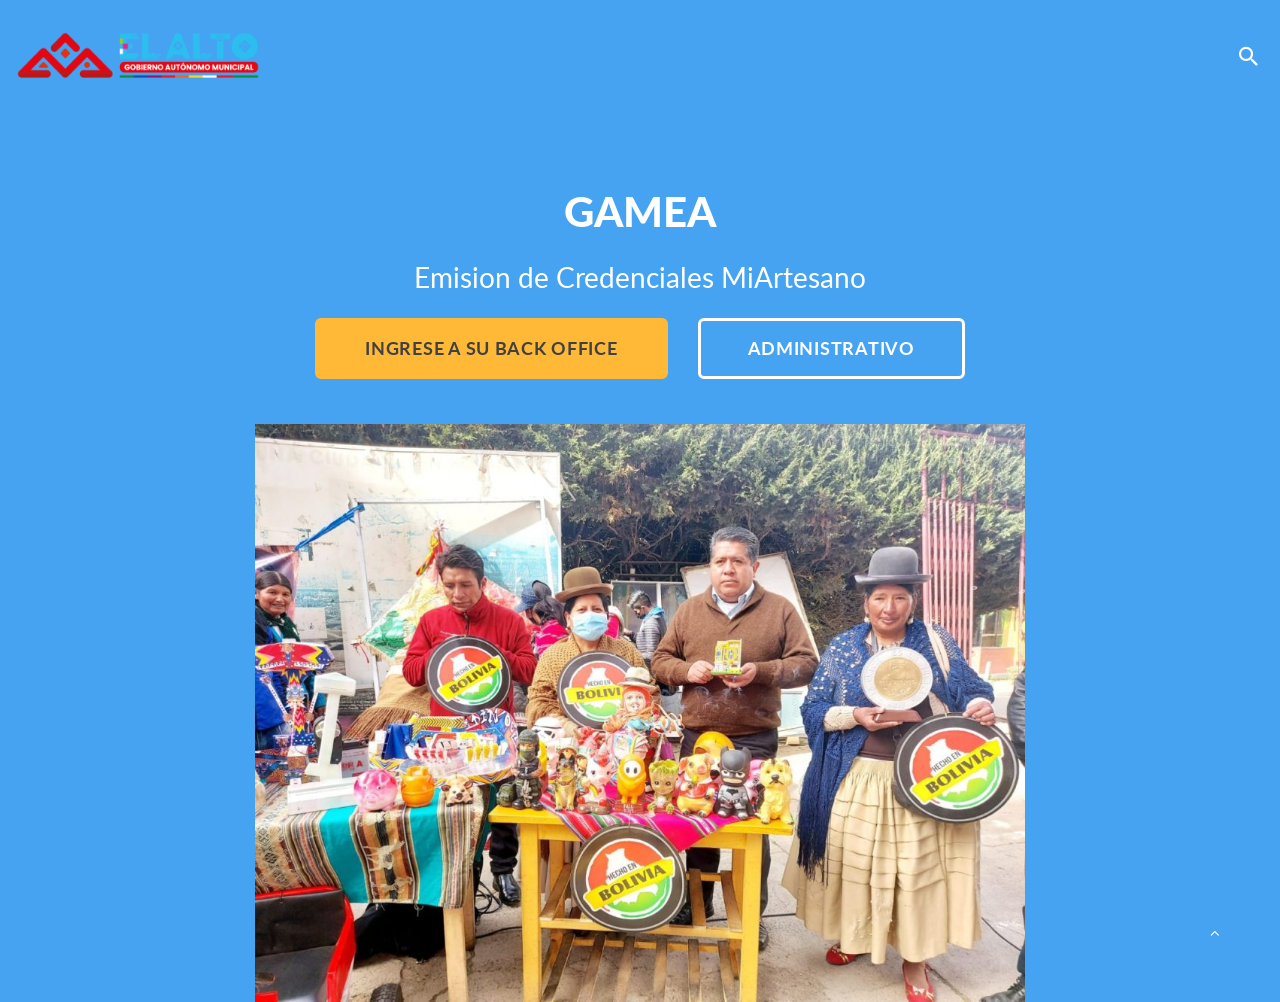
<file: index.html>
<!DOCTYPE html>
<html class="wide wow-animation" lang="en">
  <head>
    <!-- Site Title-->
    <title>Home</title>
    <meta name="format-detection" content="telephone=no">
    <meta name="viewport" content="width=device-width, height=device-height, initial-scale=1.0, maximum-scale=1.0, user-scalable=0">
    <meta http-equiv="X-UA-Compatible" content="IE=edge">
    <meta charset="utf-8">
     <!--<link rel="icon" href="images/favicon.ico" type="image/x-icon">-->
    <!-- Stylesheets-->
    <link rel="stylesheet" type="text/css" href="//fonts.googleapis.com/css?family=Lato:400,400i,700,900">
    <link rel="stylesheet" href="css/bootstrap.css">
    <link rel="stylesheet" href="css/style.css">
		<!--[if lt IE 10]>
    <div style="background: #212121; padding: 10px 0; box-shadow: 3px 3px 5px 0 rgba(0,0,0,.3); clear: both; text-align:center; position: relative; z-index:1;"><a href="http://windows.microsoft.com/en-US/internet-explorer/"><img src="images/ie8-panel/warning_bar_0000_us.jpg" border="0" height="42" width="820" alt="You are using an outdated browser. For a faster, safer browsing experience, upgrade for free today."></a></div>
    <script src="js/html5shiv.min.js"></script>
		<![endif]-->
  </head>
  <body>
    <!-- Page-->
    <div class="text-left page">
      <!-- Page preloader-->
      <div class="page-loader">
        <div>
          <div class="page-loader-body">
            <div class="icon-gradient-block">
              <div class="icon-gradient-item"><span class="icon mdi mdi-trending-up"></span></div>
            </div>
          </div>
        </div>
      </div>
      <!-- Page Header-->
      <header class="page-header">
        <!-- RD Navbar-->
        <div class="rd-navbar-wrap">
          <nav class="rd-navbar rd-navbar-default" data-layout="rd-navbar-fixed" data-sm-layout="rd-navbar-fixed" data-md-layout="rd-navbar-static" data-md-device-layout="rd-navbar-fixed" data-lg-layout="rd-navbar-static" data-lg-device-layout="rd-navbar-static" data-md-stick-up-offset="80px" data-lg-stick-up-offset="46px" data-stick-up="true" data-sm-stick-up="true" data-md-stick-up="true" data-lg-stick-up="true">
            <div class="rd-navbar-inner">
              <!-- RD Navbar Panel-->
              <div class="rd-navbar-panel">
                <!-- RD Navbar Toggle-->
                <button class="rd-navbar-toggle" data-rd-navbar-toggle=".rd-navbar-nav-wrap"><span></span></button>
                <!-- RD Navbar Brand-->
                <div class="rd-navbar-brand"><a class="brand-name" href="index.html"><img src="images/brand.png" width="250" height="44" alt=""></a></div>
              </div>
              <div class="rd-navbar-aside-right">
                <div class="rd-navbar-nav-wrap">
                  <!-- RD Navbar Nav-->
                  <!--<ul class="rd-navbar-nav">
                    <li class="active"><a href="index.html">Home</a></li>
                    <li><a href="about.html">Sobre Nosotros</a>-->
                      <!-- RD Navbar Dropdown-->
                      
                    <!--</li>
                    <li><a href="services.html">Servicios</a>-->
                      <!-- RD Navbar Dropdown-->
                     
                    </li>
                    
                    
                  </ul>
                </div>
                <!--RD Navbar Search-->
                <div class="rd-navbar-search"><a class="rd-navbar-search-toggle" data-rd-navbar-toggle=".rd-navbar-search" href="#"><span></span></a>
                  <form class="rd-search" action="search-results.html" data-search-live="rd-search-results-live" method="GET">
                    <div class="form-wrap">
                      <label class="form-label form-label" for="rd-navbar-search-form-input">Search...</label>
                      <input class="rd-navbar-search-form-input form-input" id="rd-navbar-search-form-input" type="text" name="s" autocomplete="off">
                      <div class="rd-search-results-live" id="rd-search-results-live"></div>
                    </div>
                    <button class="rd-search-form-submit fa-search"></button>
                  </form>
                </div>
              </div>
            </div>
          </nav>
        </div>
      </header>
      <!-- We Can Improve-->
      <section class="section section-md section-bottom bg-primary text-center">
        <div class="shell shell-wide">
          <div class="range range-lg-justify range-15">
            <div class="cell-xs-2 list-vertical-wrap">
             
            </div>
            <div class="cell-xs-8">
              <h1>GAMEA</h1>
              <h3 class="text-regular">Emision de Credenciales MiArtesano</h3>
              <div class="button-group"><a class="button button-secondary" href="ingre.php">Ingrese a su back office</a><a class="button button-primary-outline" href="admin/index.php">Administrativo</a></div><img src="images/BlockchAIN-1-4.jpg" alt="" width="1234" height="378"/>
            </div>
            <div class="cell-xs-2 veil reveal-xs-flex list-vertical-wrap list-vertical-wrap-right">
             
            </div>
          </div>
        </div>
      </section>
     
    <!-- Javascript-->
    <script src="js/core.min.js"></script>
    <script src="js/script.js"></script>
  </body>
</html>
</file>
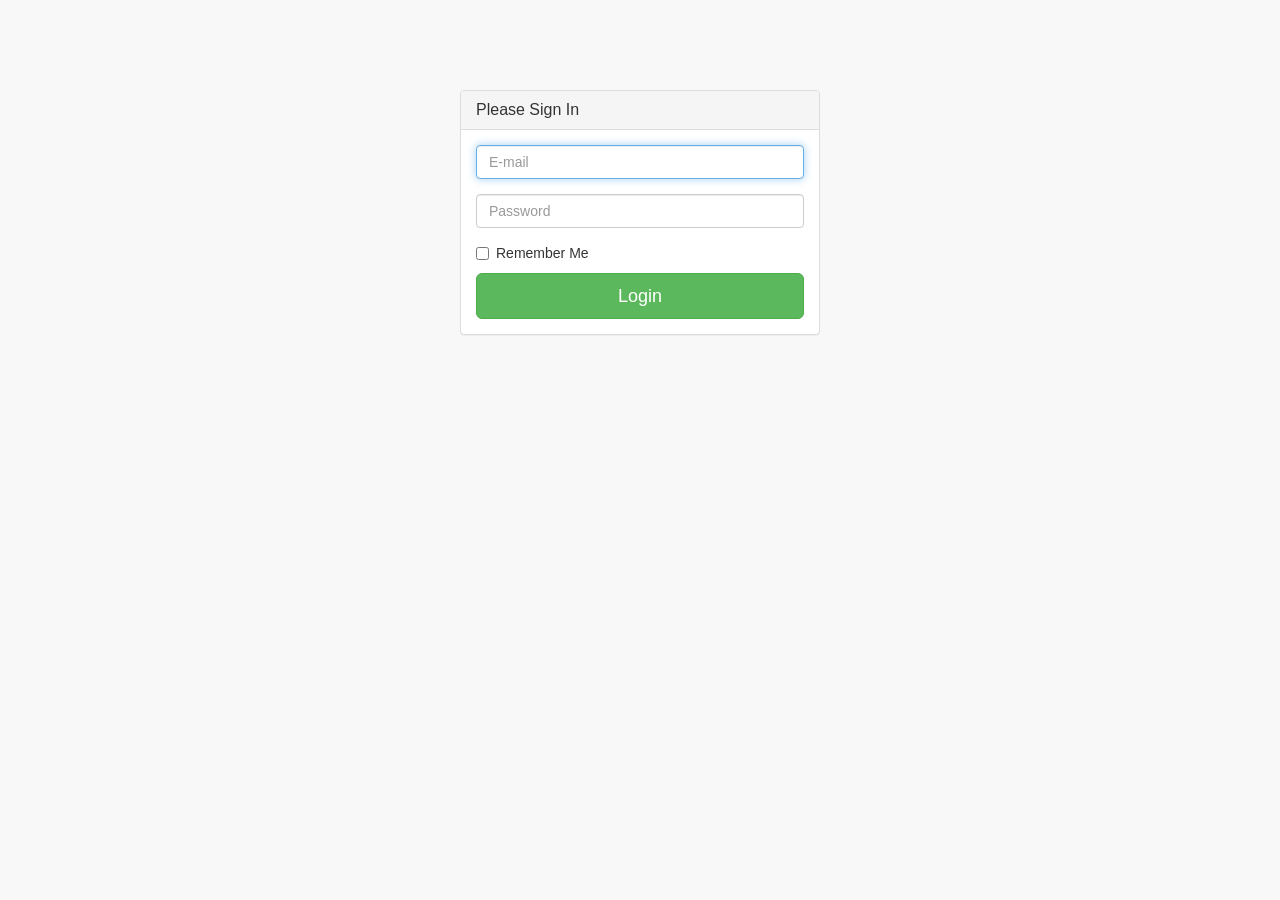
<file: pages/index.html>
<!DOCTYPE html>
<html lang="en">

<head>

    <meta charset="utf-8">
    <meta http-equiv="X-UA-Compatible" content="IE=edge">
    <meta name="viewport" content="width=device-width, initial-scale=1">
    <meta name="description" content="">
    <meta name="author" content="">

    <title>SB Admin 2 - Bootstrap Admin Theme</title>

    <!-- Bootstrap Core CSS -->
    <link href="../vendor/bootstrap/css/bootstrap.min.css" rel="stylesheet">

    <!-- MetisMenu CSS -->
    <link href="../vendor/metisMenu/metisMenu.min.css" rel="stylesheet">

    <!-- Custom CSS -->
    <link href="../dist/css/sb-admin-2.css" rel="stylesheet">

    <!-- Custom Fonts -->
    <link href="../vendor/font-awesome/css/font-awesome.min.css" rel="stylesheet" type="text/css">

    </head>

<body>

    <div class="container">
        <div class="row">
            <div class="col-md-4 col-md-offset-4">
                <div class="login-panel panel panel-default">
                    <div class="panel-heading">
                        <h3 class="panel-title">Please Sign In</h3>
                    </div>
                    <div class="panel-body">
                        <form method="post" action="login.php">
                            <fieldset>
                                <div class="form-group">
                                    <input class="form-control" placeholder="E-mail" name="email" type="email" autofocus>
                                </div>
                                <div class="form-group">
                                    <input class="form-control" placeholder="Password" name="password" type="password" value="">
                                </div>
                                <div class="checkbox">
                                    <label>
                                        <input name="remember" type="checkbox" value="Remember Me">Remember Me
                                    </label>
                                </div>
                                <!-- Change this to a button or input when using this as a form -->
                                <a href="home.php" class="btn btn-lg btn-success btn-block">Login</a>
                            </fieldset>
                        </form>
                    </div>
                </div>
            </div>
        </div>
    </div>

    <!-- jQuery -->
    <script src="../vendor/jquery/jquery.min.js"></script>

    <!-- Bootstrap Core JavaScript -->
    <script src="../vendor/bootstrap/js/bootstrap.min.js"></script>

    <!-- Metis Menu Plugin JavaScript -->
    <script src="../vendor/metisMenu/metisMenu.min.js"></script>

    <!-- Custom Theme JavaScript -->
    <script src="../dist/js/sb-admin-2.js"></script>

</body>

</html>
</file>
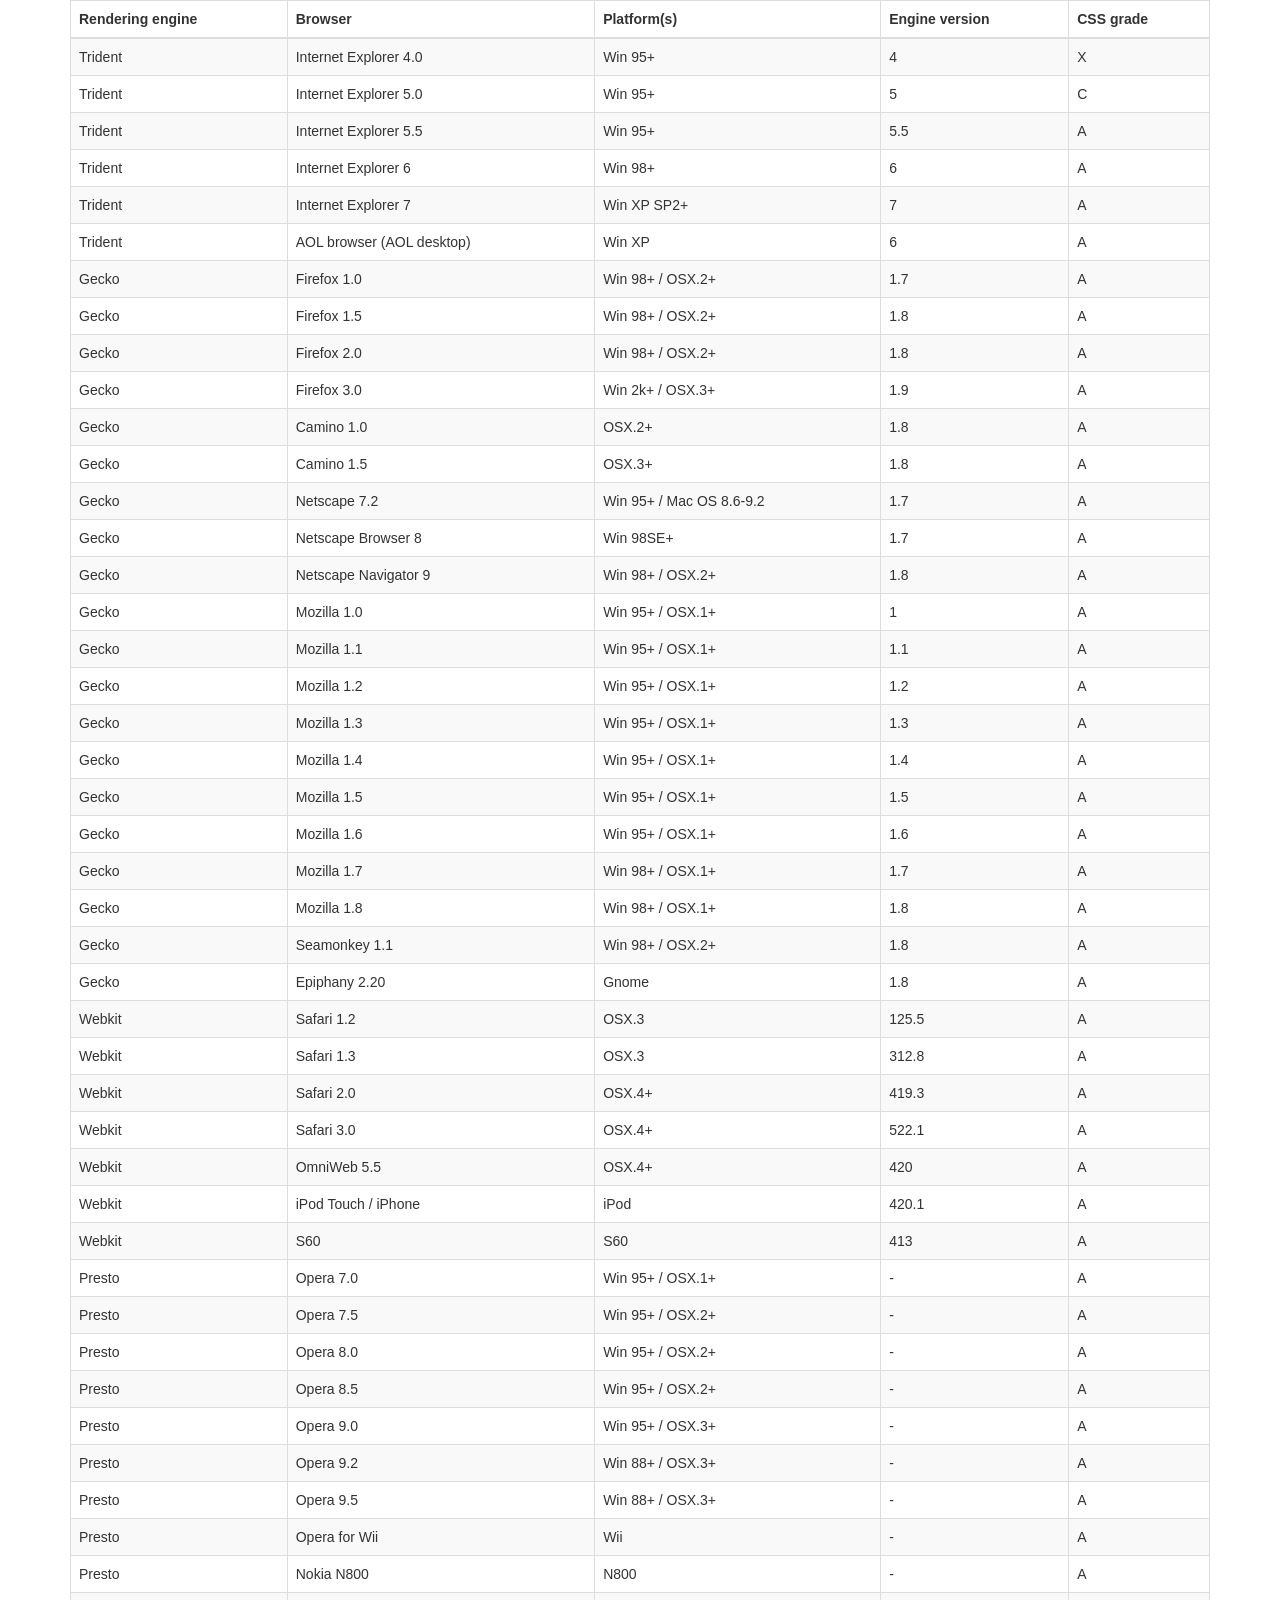
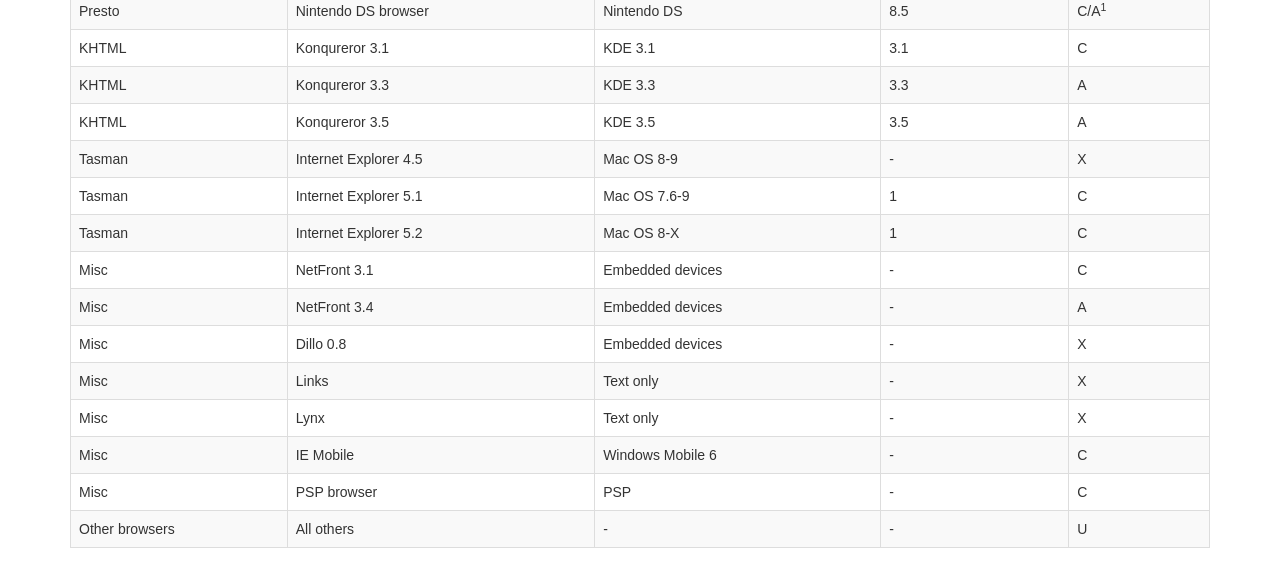
<file: vendor/datatables-plugins/index.html>
<!DOCTYPE HTML PUBLIC "-//W3C//DTD HTML 4.01//EN" "http://www.w3.org/TR/html4/strict.dtd">
<html>
	<head>
		<meta http-equiv="content-type" content="text/html; charset=utf-8" />
		
		<title>DataTables Bootstrap 3 example</title>

		<link rel="stylesheet" type="text/css" href="//maxcdn.bootstrapcdn.com/bootstrap/3.3.0/css/bootstrap.min.css">
		<link rel="stylesheet" type="text/css" href="dataTables.bootstrap.css">

		<script type="text/javascript" language="javascript" src="//code.jquery.com/jquery-1.11.1.min.js"></script>
		<script type="text/javascript" language="javascript" src="//cdn.datatables.net/1.10.3/js/jquery.dataTables.min.js"></script>
		<script type="text/javascript" language="javascript" src="dataTables.bootstrap.js"></script>
		<script type="text/javascript" charset="utf-8">
			$(document).ready(function() {
				$('#example').dataTable();
			} );
		</script>
	</head>
	<body>
		<div class="container">
			
<table cellpadding="0" cellspacing="0" border="0" class="table table-striped table-bordered" id="example">
	<thead>
		<tr>
			<th>Rendering engine</th>
			<th>Browser</th>
			<th>Platform(s)</th>
			<th>Engine version</th>
			<th>CSS grade</th>
		</tr>
	</thead>
	<tbody>
		<tr class="odd gradeX">
			<td>Trident</td>
			<td>Internet
				 Explorer 4.0</td>
			<td>Win 95+</td>
			<td class="center"> 4</td>
			<td class="center">X</td>
		</tr>
		<tr class="even gradeC">
			<td>Trident</td>
			<td>Internet
				 Explorer 5.0</td>
			<td>Win 95+</td>
			<td class="center">5</td>
			<td class="center">C</td>
		</tr>
		<tr class="odd gradeA">
			<td>Trident</td>
			<td>Internet
				 Explorer 5.5</td>
			<td>Win 95+</td>
			<td class="center">5.5</td>
			<td class="center">A</td>
		</tr>
		<tr class="even gradeA">
			<td>Trident</td>
			<td>Internet
				 Explorer 6</td>
			<td>Win 98+</td>
			<td class="center">6</td>
			<td class="center">A</td>
		</tr>
		<tr class="odd gradeA">
			<td>Trident</td>
			<td>Internet Explorer 7</td>
			<td>Win XP SP2+</td>
			<td class="center">7</td>
			<td class="center">A</td>
		</tr>
		<tr class="even gradeA">
			<td>Trident</td>
			<td>AOL browser (AOL desktop)</td>
			<td>Win XP</td>
			<td class="center">6</td>
			<td class="center">A</td>
		</tr>
		<tr class="gradeA">
			<td>Gecko</td>
			<td>Firefox 1.0</td>
			<td>Win 98+ / OSX.2+</td>
			<td class="center">1.7</td>
			<td class="center">A</td>
		</tr>
		<tr class="gradeA">
			<td>Gecko</td>
			<td>Firefox 1.5</td>
			<td>Win 98+ / OSX.2+</td>
			<td class="center">1.8</td>
			<td class="center">A</td>
		</tr>
		<tr class="gradeA">
			<td>Gecko</td>
			<td>Firefox 2.0</td>
			<td>Win 98+ / OSX.2+</td>
			<td class="center">1.8</td>
			<td class="center">A</td>
		</tr>
		<tr class="gradeA">
			<td>Gecko</td>
			<td>Firefox 3.0</td>
			<td>Win 2k+ / OSX.3+</td>
			<td class="center">1.9</td>
			<td class="center">A</td>
		</tr>
		<tr class="gradeA">
			<td>Gecko</td>
			<td>Camino 1.0</td>
			<td>OSX.2+</td>
			<td class="center">1.8</td>
			<td class="center">A</td>
		</tr>
		<tr class="gradeA">
			<td>Gecko</td>
			<td>Camino 1.5</td>
			<td>OSX.3+</td>
			<td class="center">1.8</td>
			<td class="center">A</td>
		</tr>
		<tr class="gradeA">
			<td>Gecko</td>
			<td>Netscape 7.2</td>
			<td>Win 95+ / Mac OS 8.6-9.2</td>
			<td class="center">1.7</td>
			<td class="center">A</td>
		</tr>
		<tr class="gradeA">
			<td>Gecko</td>
			<td>Netscape Browser 8</td>
			<td>Win 98SE+</td>
			<td class="center">1.7</td>
			<td class="center">A</td>
		</tr>
		<tr class="gradeA">
			<td>Gecko</td>
			<td>Netscape Navigator 9</td>
			<td>Win 98+ / OSX.2+</td>
			<td class="center">1.8</td>
			<td class="center">A</td>
		</tr>
		<tr class="gradeA">
			<td>Gecko</td>
			<td>Mozilla 1.0</td>
			<td>Win 95+ / OSX.1+</td>
			<td class="center">1</td>
			<td class="center">A</td>
		</tr>
		<tr class="gradeA">
			<td>Gecko</td>
			<td>Mozilla 1.1</td>
			<td>Win 95+ / OSX.1+</td>
			<td class="center">1.1</td>
			<td class="center">A</td>
		</tr>
		<tr class="gradeA">
			<td>Gecko</td>
			<td>Mozilla 1.2</td>
			<td>Win 95+ / OSX.1+</td>
			<td class="center">1.2</td>
			<td class="center">A</td>
		</tr>
		<tr class="gradeA">
			<td>Gecko</td>
			<td>Mozilla 1.3</td>
			<td>Win 95+ / OSX.1+</td>
			<td class="center">1.3</td>
			<td class="center">A</td>
		</tr>
		<tr class="gradeA">
			<td>Gecko</td>
			<td>Mozilla 1.4</td>
			<td>Win 95+ / OSX.1+</td>
			<td class="center">1.4</td>
			<td class="center">A</td>
		</tr>
		<tr class="gradeA">
			<td>Gecko</td>
			<td>Mozilla 1.5</td>
			<td>Win 95+ / OSX.1+</td>
			<td class="center">1.5</td>
			<td class="center">A</td>
		</tr>
		<tr class="gradeA">
			<td>Gecko</td>
			<td>Mozilla 1.6</td>
			<td>Win 95+ / OSX.1+</td>
			<td class="center">1.6</td>
			<td class="center">A</td>
		</tr>
		<tr class="gradeA">
			<td>Gecko</td>
			<td>Mozilla 1.7</td>
			<td>Win 98+ / OSX.1+</td>
			<td class="center">1.7</td>
			<td class="center">A</td>
		</tr>
		<tr class="gradeA">
			<td>Gecko</td>
			<td>Mozilla 1.8</td>
			<td>Win 98+ / OSX.1+</td>
			<td class="center">1.8</td>
			<td class="center">A</td>
		</tr>
		<tr class="gradeA">
			<td>Gecko</td>
			<td>Seamonkey 1.1</td>
			<td>Win 98+ / OSX.2+</td>
			<td class="center">1.8</td>
			<td class="center">A</td>
		</tr>
		<tr class="gradeA">
			<td>Gecko</td>
			<td>Epiphany 2.20</td>
			<td>Gnome</td>
			<td class="center">1.8</td>
			<td class="center">A</td>
		</tr>
		<tr class="gradeA">
			<td>Webkit</td>
			<td>Safari 1.2</td>
			<td>OSX.3</td>
			<td class="center">125.5</td>
			<td class="center">A</td>
		</tr>
		<tr class="gradeA">
			<td>Webkit</td>
			<td>Safari 1.3</td>
			<td>OSX.3</td>
			<td class="center">312.8</td>
			<td class="center">A</td>
		</tr>
		<tr class="gradeA">
			<td>Webkit</td>
			<td>Safari 2.0</td>
			<td>OSX.4+</td>
			<td class="center">419.3</td>
			<td class="center">A</td>
		</tr>
		<tr class="gradeA">
			<td>Webkit</td>
			<td>Safari 3.0</td>
			<td>OSX.4+</td>
			<td class="center">522.1</td>
			<td class="center">A</td>
		</tr>
		<tr class="gradeA">
			<td>Webkit</td>
			<td>OmniWeb 5.5</td>
			<td>OSX.4+</td>
			<td class="center">420</td>
			<td class="center">A</td>
		</tr>
		<tr class="gradeA">
			<td>Webkit</td>
			<td>iPod Touch / iPhone</td>
			<td>iPod</td>
			<td class="center">420.1</td>
			<td class="center">A</td>
		</tr>
		<tr class="gradeA">
			<td>Webkit</td>
			<td>S60</td>
			<td>S60</td>
			<td class="center">413</td>
			<td class="center">A</td>
		</tr>
		<tr class="gradeA">
			<td>Presto</td>
			<td>Opera 7.0</td>
			<td>Win 95+ / OSX.1+</td>
			<td class="center">-</td>
			<td class="center">A</td>
		</tr>
		<tr class="gradeA">
			<td>Presto</td>
			<td>Opera 7.5</td>
			<td>Win 95+ / OSX.2+</td>
			<td class="center">-</td>
			<td class="center">A</td>
		</tr>
		<tr class="gradeA">
			<td>Presto</td>
			<td>Opera 8.0</td>
			<td>Win 95+ / OSX.2+</td>
			<td class="center">-</td>
			<td class="center">A</td>
		</tr>
		<tr class="gradeA">
			<td>Presto</td>
			<td>Opera 8.5</td>
			<td>Win 95+ / OSX.2+</td>
			<td class="center">-</td>
			<td class="center">A</td>
		</tr>
		<tr class="gradeA">
			<td>Presto</td>
			<td>Opera 9.0</td>
			<td>Win 95+ / OSX.3+</td>
			<td class="center">-</td>
			<td class="center">A</td>
		</tr>
		<tr class="gradeA">
			<td>Presto</td>
			<td>Opera 9.2</td>
			<td>Win 88+ / OSX.3+</td>
			<td class="center">-</td>
			<td class="center">A</td>
		</tr>
		<tr class="gradeA">
			<td>Presto</td>
			<td>Opera 9.5</td>
			<td>Win 88+ / OSX.3+</td>
			<td class="center">-</td>
			<td class="center">A</td>
		</tr>
		<tr class="gradeA">
			<td>Presto</td>
			<td>Opera for Wii</td>
			<td>Wii</td>
			<td class="center">-</td>
			<td class="center">A</td>
		</tr>
		<tr class="gradeA">
			<td>Presto</td>
			<td>Nokia N800</td>
			<td>N800</td>
			<td class="center">-</td>
			<td class="center">A</td>
		</tr>
		<tr class="gradeA">
			<td>Presto</td>
			<td>Nintendo DS browser</td>
			<td>Nintendo DS</td>
			<td class="center">8.5</td>
			<td class="center">C/A<sup>1</sup></td>
		</tr>
		<tr class="gradeC">
			<td>KHTML</td>
			<td>Konqureror 3.1</td>
			<td>KDE 3.1</td>
			<td class="center">3.1</td>
			<td class="center">C</td>
		</tr>
		<tr class="gradeA">
			<td>KHTML</td>
			<td>Konqureror 3.3</td>
			<td>KDE 3.3</td>
			<td class="center">3.3</td>
			<td class="center">A</td>
		</tr>
		<tr class="gradeA">
			<td>KHTML</td>
			<td>Konqureror 3.5</td>
			<td>KDE 3.5</td>
			<td class="center">3.5</td>
			<td class="center">A</td>
		</tr>
		<tr class="gradeX">
			<td>Tasman</td>
			<td>Internet Explorer 4.5</td>
			<td>Mac OS 8-9</td>
			<td class="center">-</td>
			<td class="center">X</td>
		</tr>
		<tr class="gradeC">
			<td>Tasman</td>
			<td>Internet Explorer 5.1</td>
			<td>Mac OS 7.6-9</td>
			<td class="center">1</td>
			<td class="center">C</td>
		</tr>
		<tr class="gradeC">
			<td>Tasman</td>
			<td>Internet Explorer 5.2</td>
			<td>Mac OS 8-X</td>
			<td class="center">1</td>
			<td class="center">C</td>
		</tr>
		<tr class="gradeA">
			<td>Misc</td>
			<td>NetFront 3.1</td>
			<td>Embedded devices</td>
			<td class="center">-</td>
			<td class="center">C</td>
		</tr>
		<tr class="gradeA">
			<td>Misc</td>
			<td>NetFront 3.4</td>
			<td>Embedded devices</td>
			<td class="center">-</td>
			<td class="center">A</td>
		</tr>
		<tr class="gradeX">
			<td>Misc</td>
			<td>Dillo 0.8</td>
			<td>Embedded devices</td>
			<td class="center">-</td>
			<td class="center">X</td>
		</tr>
		<tr class="gradeX">
			<td>Misc</td>
			<td>Links</td>
			<td>Text only</td>
			<td class="center">-</td>
			<td class="center">X</td>
		</tr>
		<tr class="gradeX">
			<td>Misc</td>
			<td>Lynx</td>
			<td>Text only</td>
			<td class="center">-</td>
			<td class="center">X</td>
		</tr>
		<tr class="gradeC">
			<td>Misc</td>
			<td>IE Mobile</td>
			<td>Windows Mobile 6</td>
			<td class="center">-</td>
			<td class="center">C</td>
		</tr>
		<tr class="gradeC">
			<td>Misc</td>
			<td>PSP browser</td>
			<td>PSP</td>
			<td class="center">-</td>
			<td class="center">C</td>
		</tr>
		<tr class="gradeU">
			<td>Other browsers</td>
			<td>All others</td>
			<td>-</td>
			<td class="center">-</td>
			<td class="center">U</td>
		</tr>
	</tbody>
</table>
			
		</div>
	</body>
</html>
</file>
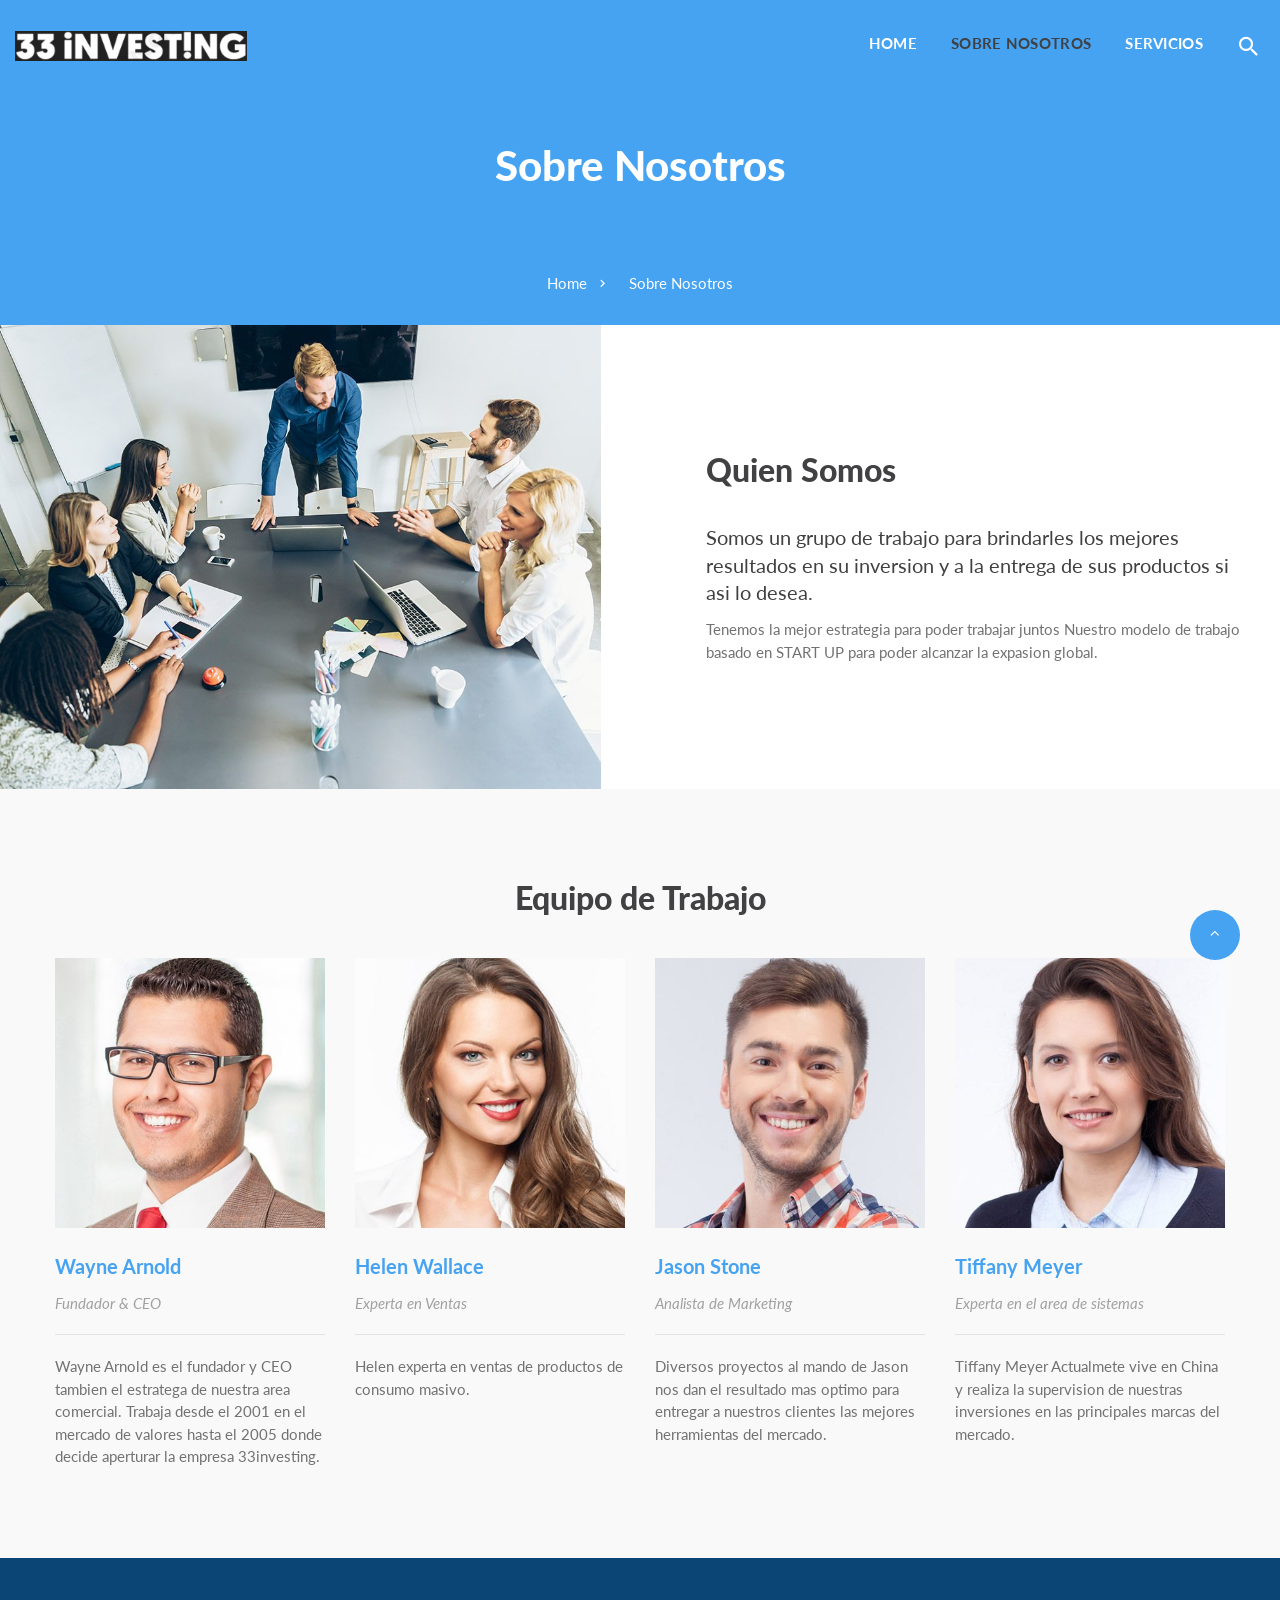
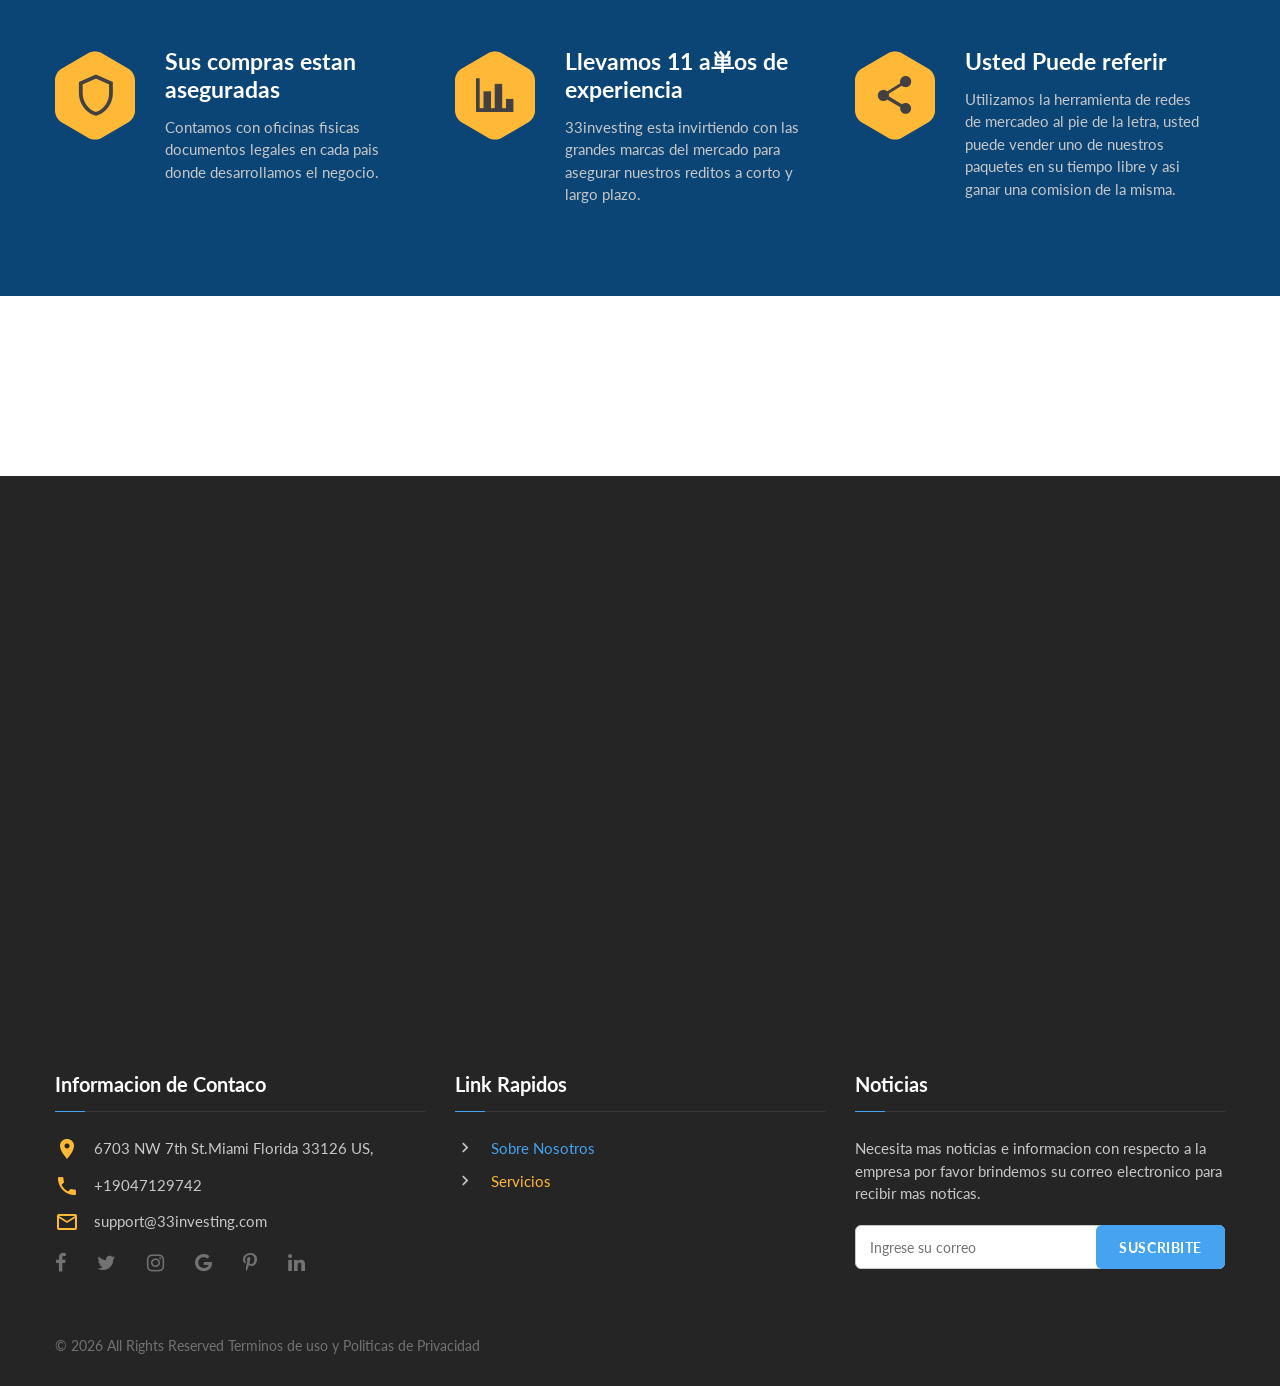
<file: about.html>
<!DOCTYPE html>
<html class="wide wow-animation" lang="en">
  <head><meta http-equiv="Content-Type" content="text/html; charset=euc-jp">
    <!-- Site Title-->
    <title>Sobre Nosotros</title>
    <meta name="format-detection" content="telephone=no">
    <meta name="viewport" content="width=device-width, height=device-height, initial-scale=1.0, maximum-scale=1.0, user-scalable=0">
    <meta http-equiv="X-UA-Compatible" content="IE=edge">
    
    <link rel="icon" href="images/favicon.ico" type="image/x-icon">
    <!-- Stylesheets-->
    <link rel="stylesheet" type="text/css" href="//fonts.googleapis.com/css?family=Lato:400,400i,700,900">
    <link rel="stylesheet" href="css/bootstrap.css">
    <link rel="stylesheet" href="css/style.css">
		<!--[if lt IE 10]>
    <div style="background: #212121; padding: 10px 0; box-shadow: 3px 3px 5px 0 rgba(0,0,0,.3); clear: both; text-align:center; position: relative; z-index:1;"><a href="http://windows.microsoft.com/en-US/internet-explorer/"><img src="images/ie8-panel/warning_bar_0000_us.jpg" border="0" height="42" width="820" alt="You are using an outdated browser. For a faster, safer browsing experience, upgrade for free today."></a></div>
    <script src="js/html5shiv.min.js"></script>
		<![endif]-->
  </head>
  <body>
    <!-- Page-->
    <div class="text-left page">
      <!-- Page preloader-->
      <div class="page-loader">
        <div>
          <div class="page-loader-body">
            <div class="icon-gradient-block">
              <div class="icon-gradient-item"><span class="icon mdi mdi-trending-up"></span></div>
            </div>
          </div>
        </div>
      </div>
      <!-- Page Header-->
      <header class="page-header">
        <!-- RD Navbar-->
        <div class="rd-navbar-wrap">
          <nav class="rd-navbar rd-navbar-default" data-layout="rd-navbar-fixed" data-sm-layout="rd-navbar-fixed" data-md-layout="rd-navbar-static" data-md-device-layout="rd-navbar-fixed" data-lg-layout="rd-navbar-static" data-lg-device-layout="rd-navbar-static" data-md-stick-up-offset="80px" data-lg-stick-up-offset="46px" data-stick-up="true" data-sm-stick-up="true" data-md-stick-up="true" data-lg-stick-up="true">
            <div class="rd-navbar-inner">
              <!-- RD Navbar Panel-->
              <div class="rd-navbar-panel">
                <!-- RD Navbar Toggle-->
                <button class="rd-navbar-toggle" data-rd-navbar-toggle=".rd-navbar-nav-wrap"><span></span></button>
                <!-- RD Navbar Brand-->
                <div class="rd-navbar-brand"><a class="brand-name" href="index.html"><img src="images/brand-33.png" width="232" height="44" alt=""></a></div>
              </div>
              <div class="rd-navbar-aside-right">
                <div class="rd-navbar-nav-wrap">
                  <!-- RD Navbar Nav-->
                  <ul class="rd-navbar-nav">
                    <li><a href="index.html">Home</a></li>
                    <li class="active"><a href="about.html">Sobre Nosotros</a>
                      <!-- RD Navbar Dropdown-->
                     
                    </li>
                    <li><a href="services.html">Servicios</a>
                      <!-- RD Navbar Dropdown-->
                      
                    </li>
                    
                    
                  </ul>
                </div>
                <!--RD Navbar Search-->
                <div class="rd-navbar-search"><a class="rd-navbar-search-toggle" data-rd-navbar-toggle=".rd-navbar-search" href="#"><span></span></a>
                  <form class="rd-search" action="search-results.html" data-search-live="rd-search-results-live" method="GET">
                    <div class="form-wrap">
                      <label class="form-label form-label" for="rd-navbar-search-form-input">Search...</label>
                      <input class="rd-navbar-search-form-input form-input" id="rd-navbar-search-form-input" type="text" name="s" autocomplete="off">
                      <div class="rd-search-results-live" id="rd-search-results-live"></div>
                    </div>
                    <button class="rd-search-form-submit fa-search"></button>
                  </form>
                </div>
              </div>
            </div>
          </nav>
        </div>
      </header>

      <!-- Breadcrumbs Section-->
      <section class="section breadcrumb-wrapper bg-primary">
        <div class="shell">
          <h1>Sobre Nosotros</h1>
          <ol class="breadcrumb-custom">
            <li><a href="./">Home</a></li>
            <li>Sobre Nosotros
            </li>
          </ol>
        </div>
      </section>
      <!-- Who We Are-->
      <section class="setion section-img section-img-left">
        <div class="section-img-item"><img src="images/about-01-945x730.jpg" alt="" width="945" height="730"/>
        </div>
        <div class="section-img-item section-img-item-content section-img-item-content-md">
          <div>
            <h2>Quien Somos</h2>
            <h5 class="text-regular"> Somos un grupo de trabajo para brindarles los mejores resultados en su inversion y a la entrega de sus productos si asi lo desea.</h5>
            <p>Tenemos la mejor estrategia para poder trabajar juntos Nuestro modelo de trabajo basado en START UP para poder alcanzar la expasion global.</p>
          </div>
        </div>
      </section>
      <!-- Our Team-->
      <section class="section section-lg bg-gray-2">
        <div class="shell shell-wide">
          <h2 class="text-center">Equipo de Trabajo</h2>
          <div class="range range-30">
            <div class="cell-sm-6 cell-lg-3">
              <!-- Team Classic element-->
              <div class="team-classic">
                <div class="team-classic-header"><img src="images/team-01-420x420.jpg" alt="" width="420" height="420"/>
                  <ul class="team-classic-list group-xs">
                    <li><a class="icon icon-md icon-circle icon-white fa-facebook" href="#"></a></li>
                    <li><a class="icon icon-md icon-circle icon-white fa-twitter" href="#"></a></li>
                    <li><a class="icon icon-md icon-circle icon-white fa-instagram" href="#"></a></li>
                  </ul>
                </div>
                <h5 class="team-classic-title"><a href="team-member-profile.html">Wayne Arnold</a></h5>
                <p class="team-classic-cite">Fundador &amp; CEO</p>
                <div class="divider"></div>
                <p class="team-classic-text">Wayne Arnold es el fundador y CEO tambien el estratega de nuestra area comercial. Trabaja desde el 2001 en el mercado de valores hasta el 2005 donde decide aperturar la empresa 33investing.</p>
              </div>
            </div>
            <div class="cell-sm-6 cell-lg-3">
              <!-- Team Classic element-->
              <div class="team-classic">
                <div class="team-classic-header"><img src="images/team-02-420x420.jpg" alt="" width="420" height="420"/>
                  <ul class="team-classic-list group-xs">
                    <li><a class="icon icon-md icon-circle icon-white fa-facebook" href="#"></a></li>
                    <li><a class="icon icon-md icon-circle icon-white fa-twitter" href="#"></a></li>
                    <li><a class="icon icon-md icon-circle icon-white fa-instagram" href="#"></a></li>
                  </ul>
                </div>
                <h5 class="team-classic-title"><a href="team-member-profile.html">Helen Wallace</a></h5>
                <p class="team-classic-cite">Experta en Ventas</p>
                <div class="divider"></div>
                <p class="team-classic-text">Helen experta en ventas de productos de consumo masivo.</p>
              </div>
            </div>
            <div class="cell-sm-6 cell-lg-3">
              <div class="team-classic">
                <div class="team-classic-header"><img src="images/team-03-420x420.jpg" alt="" width="420" height="420"/>
                  <ul class="team-classic-list group-xs">
                    <li><a class="icon icon-md icon-circle icon-white fa-facebook" href="#"></a></li>
                    <li><a class="icon icon-md icon-circle icon-white fa-twitter" href="#"></a></li>
                    <li><a class="icon icon-md icon-circle icon-white fa-instagram" href="#"></a></li>
                  </ul>
                </div>
                <h5 class="team-classic-title"><a href="team-member-profile.html">Jason Stone</a></h5>
                <p class="team-classic-cite">Analista de Marketing</p>
                <div class="divider"></div>
                <p class="team-classic-text">Diversos proyectos al mando de Jason nos dan el resultado mas optimo para entregar a nuestros clientes las mejores herramientas del mercado.</p>
              </div>
            </div>
            <div class="cell-sm-6 cell-lg-3">
              <div class="team-classic">
                <div class="team-classic-header"><img src="images/team-04-420x420.jpg" alt="" width="420" height="420"/>
                  <ul class="team-classic-list group-xs">
                    <li><a class="icon icon-md icon-circle icon-white fa-facebook" ></a></li>
                    <li><a class="icon icon-md icon-circle icon-white fa-twitter" ></a></li>
                    <li><a class="icon icon-md icon-circle icon-white fa-instagram" ></a></li>
                  </ul>
                </div>
                <h5 class="team-classic-title"><a href="team-member-profile.html">Tiffany Meyer</a></h5>
                <p class="team-classic-cite">Experta en el area de sistemas </p>
                <div class="divider"></div>
                <p class="team-classic-text">Tiffany Meyer Actualmete vive en China y realiza la supervision de nuestras inversiones en las principales marcas del mercado.</p>
              </div>
            </div>
          </div>
        </div>
      </section>
      <!-- Icons Box Section-->
      <section class="section section-lg bg-secondary-2">
        <div class="shell shell-wide">
          <div class="range range-lg range-40">
            <div class="cell-sm-6 cell-md-4">
              <div class="inset-sm-right-15 inset-lg-right-50">
                <!-- Hexagon Icon-->
                <div class="icon-block">
                  <div class="unit unit-sm-horizontal unit-md-vertical unit-lg-horizontal unit-spacing-lg">
                    <div class="unit-left"><span class="icon-hexagon icon-secondary icon-lg">
                        <svg x="0px" y="0px" width="42.749px" height="47.012px" viewbox="0 0 42.749 47.012">
                          <g>
                            <defs>
                              <rect y="0" width="42.749" height="47.012"></rect>
                            </defs>
                            <clippath>
                              <use xlink:href="" overflow="visible"></use>
                            </clippath>
                            <path clip-path="url()" d="M0,15.166c0-2.2,1.559-4.9,3.464-6l14.446-8.34c1.905-1.1,5.023-1.1,6.928,0    l14.447,8.34c1.905,1.1,3.464,3.8,3.464,6v16.681c0,2.2-1.559,4.9-3.464,6l-14.447,8.34c-1.905,1.1-5.023,1.1-6.928,0l-14.446-8.34    c-1.905-1.1-3.464-3.8-3.464-6V15.166z"></path>
                          </g>
                        </svg><span class="icon mdi mdi-shield-outline"></span></span></div>
                    <div class="unit-body">
                      <h4>Sus compras estan aseguradas</h4>
                      <p>Contamos con oficinas fisicas documentos legales en cada pais donde desarrollamos el negocio.</p>
                    </div>
                  </div>
                </div>
              </div>
            </div>
            <div class="cell-sm-6 cell-md-4">
              <div class="inset-sm-right-15 inset-lg-right-50">
                <!-- Hexagon Icon-->
                <div class="icon-block">
                  <div class="unit unit-sm-horizontal unit-md-vertical unit-lg-horizontal unit-spacing-lg">
                    <div class="unit-left"><span class="icon-hexagon icon-secondary icon-lg">
                        <svg x="0px" y="0px" width="42.749px" height="47.012px" viewbox="0 0 42.749 47.012">
                          <g>
                            <defs>
                              <rect y="0" width="42.749" height="47.012"></rect>
                            </defs>
                            <clippath>
                              <use xlink:href="" overflow="visible"></use>
                            </clippath>
                            <path clip-path="url()" d="M0,15.166c0-2.2,1.559-4.9,3.464-6l14.446-8.34c1.905-1.1,5.023-1.1,6.928,0    l14.447,8.34c1.905,1.1,3.464,3.8,3.464,6v16.681c0,2.2-1.559,4.9-3.464,6l-14.447,8.34c-1.905,1.1-5.023,1.1-6.928,0l-14.446-8.34    c-1.905-1.1-3.464-3.8-3.464-6V15.166z"></path>
                          </g>
                        </svg><span class="icon mdi mdi-chart-bar"></span></span></div>
                    <div class="unit-body">
                      <h4>Llevamos 11 años de experiencia</h4>
                      <p>33investing esta invirtiendo con las grandes marcas del mercado para asegurar nuestros reditos a corto y largo plazo.</p>
                    </div>
                  </div>
                </div>
              </div>
            </div>
            <div class="cell-sm-6 cell-md-4">
              <div class="inset-sm-right-15 inset-lg-right-50">
                <!-- Hexagon Icon-->
                <div class="icon-block">
                  <div class="unit unit-sm-horizontal unit-md-vertical unit-lg-horizontal unit-spacing-lg">
                    <div class="unit-left"><span class="icon-hexagon icon-secondary icon-lg">
                        <svg x="0px" y="0px" width="42.749px" height="47.012px" viewbox="0 0 42.749 47.012">
                          <g>
                            <defs>
                              <rect y="0" width="42.749" height="47.012"></rect>
                            </defs>
                            <clippath>
                              <use xlink:href="" overflow="visible"></use>
                            </clippath>
                            <path clip-path="url()" d="M0,15.166c0-2.2,1.559-4.9,3.464-6l14.446-8.34c1.905-1.1,5.023-1.1,6.928,0    l14.447,8.34c1.905,1.1,3.464,3.8,3.464,6v16.681c0,2.2-1.559,4.9-3.464,6l-14.447,8.34c-1.905,1.1-5.023,1.1-6.928,0l-14.446-8.34    c-1.905-1.1-3.464-3.8-3.464-6V15.166z"></path>
                          </g>
                        </svg><span class="icon mdi mdi-share-variant"></span></span></div>
                    <div class="unit-body">
                      <h4>Usted Puede referir</h4>
                      <p>Utilizamos la herramienta de redes de mercadeo al pie de la letra, usted puede vender uno de nuestros paquetes en su tiempo libre y asi ganar una comision de la misma.</p>
                    </div>
                  </div>
                </div>
              </div>
            </div>
          </div>
        </div>
      </section>
      <!-- Testimonials-->
      <section class="section section-lg bg-white">
        <div class="shell shell-wide">
         <!--<h2 class="text-center">Testimonios</h2>
          <div class="owl-carousel owl-carousel-primary owl-carousel-xl" data-items="1" data-sm-items="2" data-dots="true" data-nav="false" data-stage-padding="0" data-loop="true" data-margin="30" data-dots-each="1" data-mouse-drag="true">
            <div class="owl-item">
              <div class="quote-big">
                <div class="quote-big-icon"><span class="icon mdi mdi-format-quote"></span></div>
                <div class="quote-big-inner">
                  <p class="quote-big-text">Llevo 2 años como cliente de la empresa con buenos resultados, yo compro el paquete y decido si me entregan mis utilidades en productos, o doy la orden que la empresa venda los productos por mi, y asi tener mis comisiones intactas tanto de mi inversion como de mis bonos por vender los paquetes.</p>
                  <div class="quote-info">
                    <div class="unit unit-spacing-xs unit-xxs-horizontal unit-xxs-middle">
                      <div class="unit-left"><img class="img-circle" src="images/testimonials-01-70x70.jpg" alt="" width="70" height="70"/>
                      </div>
                      <div class="unit-body">
                        <p class="quote-info-name">Harry Wilson</p>
                        <p class="quote-info-cite">iStep Studios</p>
                      </div>
                    </div>
                  </div>
                </div>
              </div>
            </div>
            <div class="owl-item">
              <div class="quote-big">
                <div class="quote-big-icon"><span class="icon mdi mdi-format-quote"></span></div>
                <div class="quote-big-inner">
                  <p class="quote-big-text">Gracias a la empresa 33investing puedo continuar con mis estudios y desarrolar el negocio los fines de semana con mis amigos en mi tiempo libre.</p>
                  <div class="quote-info">
                    <div class="unit unit-spacing-xs unit-xxs-horizontal unit-xxs-middle">
                      <div class="unit-left"><img class="img-circle" src="images/testimonials-02-70x70.jpg" alt="" width="70" height="70"/>
                      </div>
                      <div class="unit-body">
                        <p class="quote-info-name">Pamela Stevens</p>
                        <p class="quote-info-cite">Estudiante de Medicina</p>
                      </div>
                    </div>
                  </div>
                </div>
              </div>
            </div>
            <div class="owl-item">
              <div class="quote-big">
                <div class="quote-big-icon"><span class="icon mdi mdi-format-quote"></span></div>
                <div class="quote-big-inner">
                  <p class="quote-big-text">Vivo en argentina conoci el negocio en un viaje de placer en estados unidos me parece genial comprar el paquete y en 200 dias duplicar mi inversion y recibir mis pagos en el banco de mi preferecia.</p>
                  <div class="quote-info">
                    <div class="unit unit-spacing-xs unit-xxs-horizontal unit-xxs-middle">
                      <div class="unit-left"><img class="img-circle" src="images/testimonials-03-70x70.jpg" alt="" width="70" height="70"/>
                      </div>
                      <div class="unit-body">
                        <p class="quote-info-name">Jonathan Pastoriza</p>
                        <p class="quote-info-cite">Musico</p>
                      </div>
                    </div>
                  </div>
                </div>
              </div>
            </div>
          </div>
        </div>-->
      </section>
      <!-- Page Footer-->
      <footer class="section page-footer section-md bg-gray-darker">
        <div class="shell shell-wide">
          <!-- RD Google Map-->
          <div class="rd-google-map-wrap">
            <div class="rd-google-map rd-google-map__model" data-zoom="15" data-y="40.643180" data-x="-73.9874068" data-styles="[{&quot;featureType&quot;:&quot;all&quot;,&quot;elementType&quot;:&quot;labels.text.fill&quot;,&quot;stylers&quot;:[{&quot;saturation&quot;:36},{&quot;color&quot;:&quot;#000000&quot;},{&quot;lightness&quot;:40}]},{&quot;featureType&quot;:&quot;all&quot;,&quot;elementType&quot;:&quot;labels.text.stroke&quot;,&quot;stylers&quot;:[{&quot;visibility&quot;:&quot;on&quot;},{&quot;color&quot;:&quot;#000000&quot;},{&quot;lightness&quot;:16}]},{&quot;featureType&quot;:&quot;all&quot;,&quot;elementType&quot;:&quot;labels.icon&quot;,&quot;stylers&quot;:[{&quot;visibility&quot;:&quot;off&quot;}]},{&quot;featureType&quot;:&quot;administrative&quot;,&quot;elementType&quot;:&quot;geometry.fill&quot;,&quot;stylers&quot;:[{&quot;color&quot;:&quot;#000000&quot;},{&quot;lightness&quot;:20}]},{&quot;featureType&quot;:&quot;administrative&quot;,&quot;elementType&quot;:&quot;geometry.stroke&quot;,&quot;stylers&quot;:[{&quot;color&quot;:&quot;#000000&quot;},{&quot;lightness&quot;:17},{&quot;weight&quot;:1.2}]},{&quot;featureType&quot;:&quot;landscape&quot;,&quot;elementType&quot;:&quot;geometry&quot;,&quot;stylers&quot;:[{&quot;color&quot;:&quot;#000000&quot;},{&quot;lightness&quot;:20}]},{&quot;featureType&quot;:&quot;poi&quot;,&quot;elementType&quot;:&quot;geometry&quot;,&quot;stylers&quot;:[{&quot;color&quot;:&quot;#000000&quot;},{&quot;lightness&quot;:21}]},{&quot;featureType&quot;:&quot;road.highway&quot;,&quot;elementType&quot;:&quot;geometry.fill&quot;,&quot;stylers&quot;:[{&quot;color&quot;:&quot;#000000&quot;},{&quot;lightness&quot;:17}]},{&quot;featureType&quot;:&quot;road.highway&quot;,&quot;elementType&quot;:&quot;geometry.stroke&quot;,&quot;stylers&quot;:[{&quot;color&quot;:&quot;#000000&quot;},{&quot;lightness&quot;:29},{&quot;weight&quot;:0.2}]},{&quot;featureType&quot;:&quot;road.arterial&quot;,&quot;elementType&quot;:&quot;geometry&quot;,&quot;stylers&quot;:[{&quot;color&quot;:&quot;#000000&quot;},{&quot;lightness&quot;:18}]},{&quot;featureType&quot;:&quot;road.local&quot;,&quot;elementType&quot;:&quot;geometry&quot;,&quot;stylers&quot;:[{&quot;color&quot;:&quot;#000000&quot;},{&quot;lightness&quot;:16}]},{&quot;featureType&quot;:&quot;transit&quot;,&quot;elementType&quot;:&quot;geometry&quot;,&quot;stylers&quot;:[{&quot;color&quot;:&quot;#000000&quot;},{&quot;lightness&quot;:19}]},{&quot;featureType&quot;:&quot;water&quot;,&quot;elementType&quot;:&quot;geometry&quot;,&quot;stylers&quot;:[{&quot;color&quot;:&quot;#000000&quot;},{&quot;lightness&quot;:17}]}]">
              <ul class="map_locations">
                <li data-y="40.643180" data-x="-73.9874068">
                  <p>
                     6703 NW 7th St.
                     Miami Florida 33126 US,
                    
                  </p>
                </li>
              </ul>
            </div>
          </div>
          <div class="range range-lg range-xs-center range-xl-right range-40 range-lg-60 range-xl-80">
            <!-- Contact Information-->
            <div class="cell-sm-5 cell-md-4 cell-lg-4 cell-xl-3">
              <h5>Informacion de Contaco</h5>
              <div class="heading-divider"></div>
              <ul class="list contact-list">
                <li>
                  <div class="unit unit-spacing-xs unit-xxs-horizontal">
                    <div class="unit-left"><span class="icon icon-md icon-secondary mdi mdi-map-marker"></span></div>
                    <div class="unit-body"><a href="#">6703 NW 7th St.Miami Florida 33126 US,<br></a></div>
                  </div>
                </li>
                <li>
                  <div class="unit unit-spacing-xs unit-xxs-horizontal">
                    <div class="unit-left"><span class="icon icon-md icon-secondary mdi mdi-phone"></span></div>
                    <div class="unit-body"><a href="callto:#">+19047129742</a></div>
                  </div>
                </li>
                <li>
                  <div class="unit unit-spacing-xs unit-xxs-horizontal">
                    <div class="unit-left"><span class="icon icon-md icon-secondary mdi mdi-email-outline"></span></div>
                    <div class="unit-body"><a href="mailto:#">support@33investing.com</a></div>
                  </div>
                </li>
              </ul>
              <!-- Inline List-->
              <ul class="inline-list-md">
                <li><a class="icon icon-sm icon-default fa-facebook" ></a></li>
                <li><a class="icon icon-sm icon-default fa-twitter" ></a></li>
                <li><a class="icon icon-sm icon-default fa-instagram" ></a></li>
                <li><a class="icon icon-sm icon-default fa-google" ></a></li>
                <li><a class="icon icon-sm icon-default fa-pinterest-p" ></a></li>
                <li><a class="icon icon-sm icon-default fa-linkedin" ></a></li>
              </ul>
            </div>
            <!-- Quick Links-->
            <div class="cell-sm-5 cell-md-3 cell-lg-4 cell-xl-2">
              <h5>Link Rapidos</h5>
              <div class="heading-divider"></div>
              <ul class="list list-marked">
                <li class="active"><a href="about.html">Sobre Nosotros</a></li>
                <li><a href="services.html">Servicios</a></li>
                
              </ul>
            </div>
            <!-- Newsletter-->
            <div class="cell-sm-10 cell-md-5 cell-lg-4 cell-xl-3">
              <h5>Noticias</h5>
              <div class="heading-divider"></div>
              <p>Necesita mas noticias e informacion con respecto a la empresa por favor brindemos su correo electronico para recibir mas noticas.</p>
              <!-- Mailchimp-->
              <form class="rd-mailform rd-mailform-inline text-left" data-form-output="form-output-global" data-form-type="subscribe" method="post" action="bat/rd-mailform.php">
                <div class="form-wrap form-wrap-validation">
                  <label class="form-label form-label-sm" for="forms-newsletter-email">Ingrese su correo</label>
                  <input class="form-input form-input-sm" id="forms-newsletter-email" type="email" name="email" data-constraints="@Email @Required">
                </div>
                <button class="button button-xs button-primary-accent" type="submit">Suscribite</button>
              </form>
            </div>
            <div class="cell-xs-12 cell-sm-10 cell-md-12 cell-xl-8">
              <p class="copyright">&#169; <span id="copyright-year"></span> All Rights Reserved <a href="terms-of-use.html">Terminos de uso</a> y <a href="privacy-policy.html">Politicas de Privacidad</a>
              </p>
            </div>
          </div>
        </div>
      </footer>
    </div>
    <!-- Global Mailform Output-->
    <div class="snackbars" id="form-output-global"></div>
    <!-- Javascript-->
    <script src="js/core.min.js"></script>
    <script src="js/script.js"></script>
  </body>
</html>
</file>
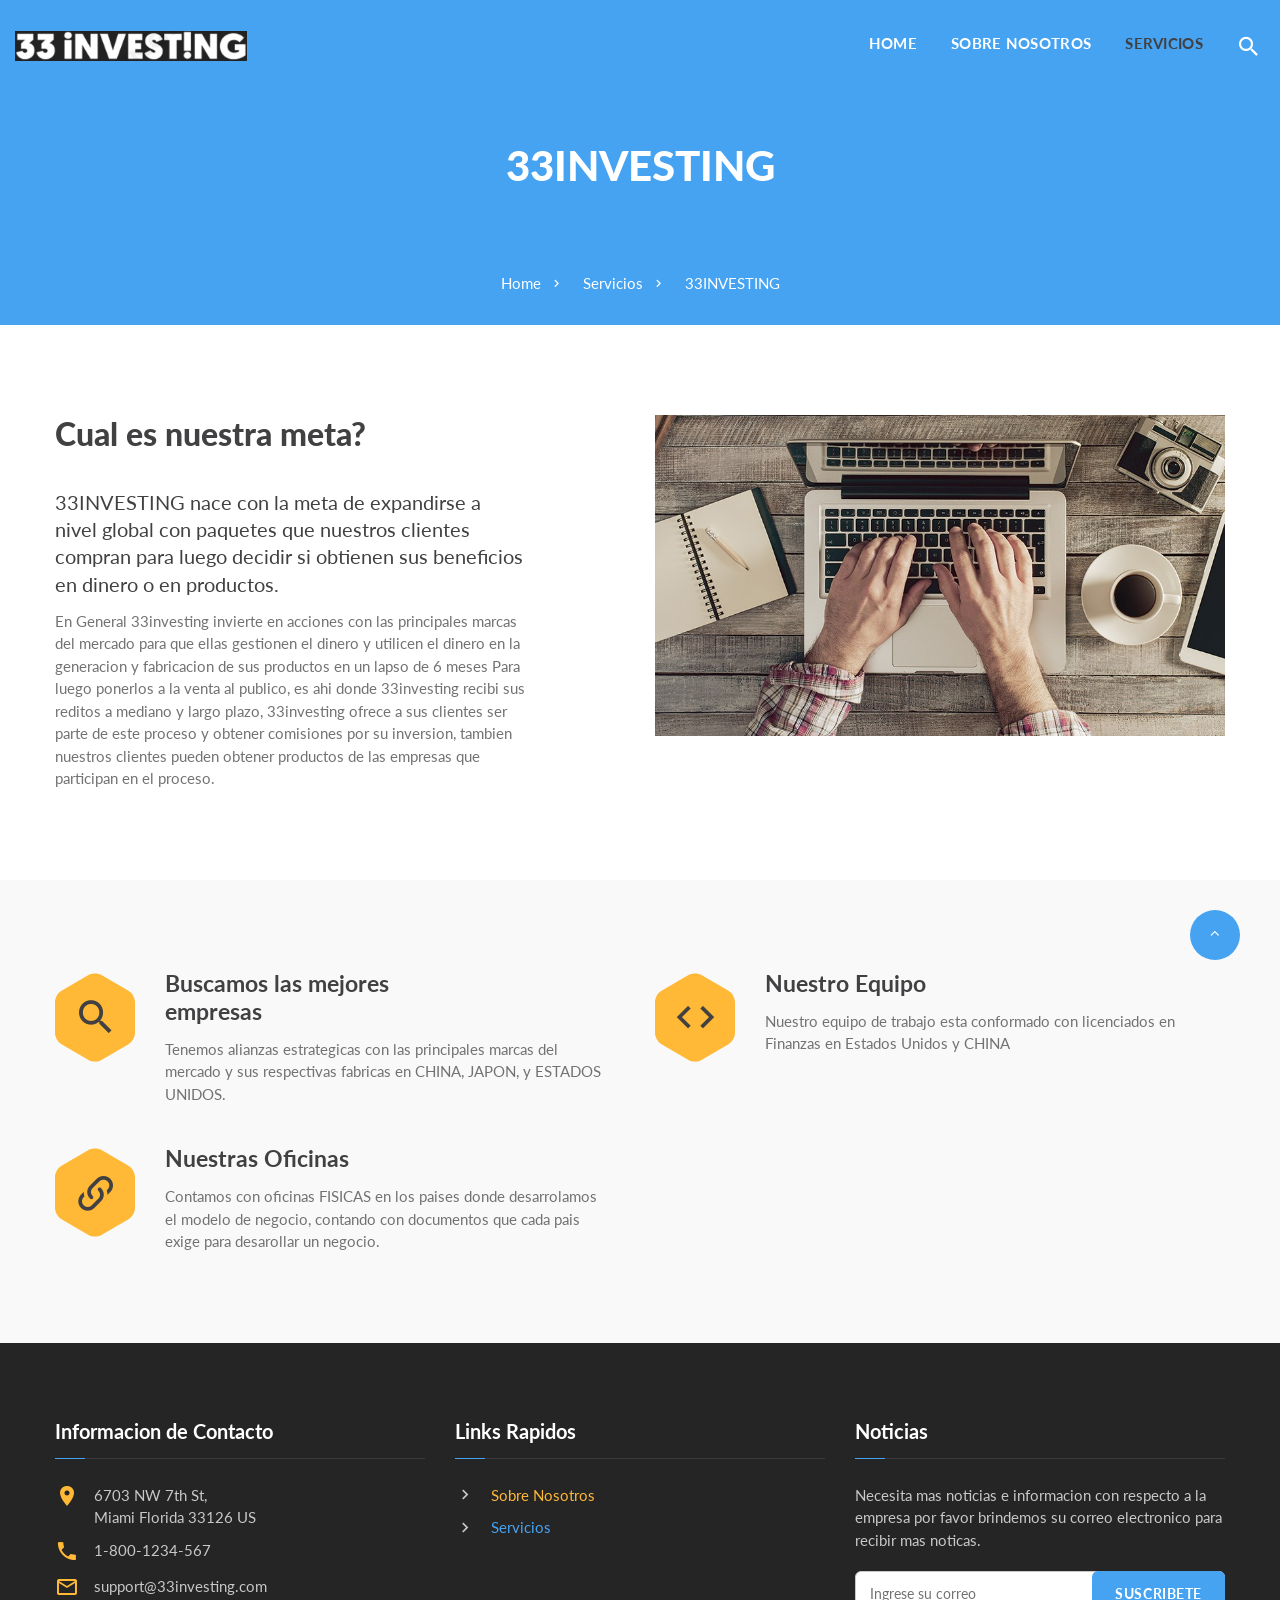
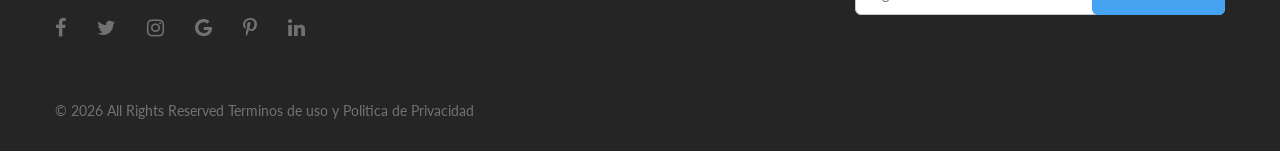
<file: search-engine-optimization.html>
<!DOCTYPE html>
<html class="wide wow-animation" lang="en">
  <head>
    <!-- Site Title-->
    <title>33INVESTING</title>
    <meta name="format-detection" content="telephone=no">
    <meta name="viewport" content="width=device-width, height=device-height, initial-scale=1.0, maximum-scale=1.0, user-scalable=0">
    <meta http-equiv="X-UA-Compatible" content="IE=edge">
    <meta charset="utf-8">
    <link rel="icon" href="images/favicon.ico" type="image/x-icon">
    <!-- Stylesheets-->
    <link rel="stylesheet" type="text/css" href="//fonts.googleapis.com/css?family=Lato:400,400i,700,900">
    <link rel="stylesheet" href="css/bootstrap.css">
    <link rel="stylesheet" href="css/style.css">
		<!--[if lt IE 10]>
    <div style="background: #212121; padding: 10px 0; box-shadow: 3px 3px 5px 0 rgba(0,0,0,.3); clear: both; text-align:center; position: relative; z-index:1;"><a href="http://windows.microsoft.com/en-US/internet-explorer/"><img src="images/ie8-panel/warning_bar_0000_us.jpg" border="0" height="42" width="820" alt="You are using an outdated browser. For a faster, safer browsing experience, upgrade for free today."></a></div>
    <script src="js/html5shiv.min.js"></script>
		<![endif]-->
  </head>
  <body>
    <!-- Page-->
    <div class="text-left page">
      <!-- Page preloader-->
      <div class="page-loader">
        <div>
          <div class="page-loader-body">
            <div class="icon-gradient-block">
              <div class="icon-gradient-item"><span class="icon mdi mdi-trending-up"></span></div>
            </div>
          </div>
        </div>
      </div>
      <!-- Page Header-->
      <header class="page-header">
        <!-- RD Navbar-->
        <div class="rd-navbar-wrap">
          <nav class="rd-navbar rd-navbar-default" data-layout="rd-navbar-fixed" data-sm-layout="rd-navbar-fixed" data-md-layout="rd-navbar-static" data-md-device-layout="rd-navbar-fixed" data-lg-layout="rd-navbar-static" data-lg-device-layout="rd-navbar-static" data-md-stick-up-offset="80px" data-lg-stick-up-offset="46px" data-stick-up="true" data-sm-stick-up="true" data-md-stick-up="true" data-lg-stick-up="true">
            <div class="rd-navbar-inner">
              <!-- RD Navbar Panel-->
              <div class="rd-navbar-panel">
                <!-- RD Navbar Toggle-->
                <button class="rd-navbar-toggle" data-rd-navbar-toggle=".rd-navbar-nav-wrap"><span></span></button>
                <!-- RD Navbar Brand-->
                <div class="rd-navbar-brand"><a class="brand-name" href="index.html"><img src="images/brand-33.png" width="232" height="44" alt=""></a></div>
              </div>
              <div class="rd-navbar-aside-right">
                <div class="rd-navbar-nav-wrap">
                  <!-- RD Navbar Nav-->
                  <ul class="rd-navbar-nav">
                    <li><a href="index.html">Home</a></li>
                    <li><a href="about.html">Sobre Nosotros</a>
                      <!-- RD Navbar Dropdown-->
                     
                    </li>
                    <li class="active"><a href="services.html">Servicios</a>
                      <!-- RD Navbar Dropdown-->
                      
                    </li>
                    
                    
                  </ul>
                </div>
                <!--RD Navbar Search-->
                <div class="rd-navbar-search"><a class="rd-navbar-search-toggle" data-rd-navbar-toggle=".rd-navbar-search" href="#"><span></span></a>
                  <form class="rd-search" action="search-results.html" data-search-live="rd-search-results-live" method="GET">
                    <div class="form-wrap">
                      <label class="form-label form-label" for="rd-navbar-search-form-input">Search...</label>
                      <input class="rd-navbar-search-form-input form-input" id="rd-navbar-search-form-input" type="text" name="s" autocomplete="off">
                      <div class="rd-search-results-live" id="rd-search-results-live"></div>
                    </div>
                    <button class="rd-search-form-submit fa-search"></button>
                  </form>
                </div>
              </div>
            </div>
          </nav>
        </div>
      </header>
      <!-- Breadcrumbs Section-->
      <section class="section breadcrumb-wrapper bg-primary">
        <div class="shell">
          <h1>33INVESTING</h1>
          <ol class="breadcrumb-custom">
            <li><a href="./">Home</a></li>
            <li><a href="#">Servicios</a></li>
            <li>33INVESTING
            </li>
          </ol>
        </div>
      </section>
      <!-- A Few Words About Search Engine Optimization Section-->
      <section class="section section-lg bg-white">
        <div class="shell shell-wide">
          <div class="range range-lg-justify range-md-reverse">
            <div class="cell-md-6"><img src="images/search-engine-optimization-01-870x490.jpg" alt="" width="870" height="490"/>
            </div>
            <div class="cell-md-6 cell-lg-5">
              <h2>Cual es nuestra meta?</h2>
              <h5 class="text-regular">33INVESTING nace con la meta de expandirse a nivel global con paquetes que nuestros clientes compran para luego decidir si obtienen sus beneficios en dinero o en productos.</h5>
              <p>En General 33investing invierte en acciones con las principales marcas del mercado para que ellas gestionen el dinero y utilicen el dinero en la generacion y fabricacion de sus productos en un lapso de 6 meses Para luego ponerlos a la venta al publico, es ahi donde 33investing recibi sus reditos a mediano y largo plazo, 33investing ofrece a sus clientes ser parte de este proceso y obtener comisiones por su inversion, tambien nuestros clientes pueden obtener productos de las empresas que participan en el proceso.</p>
            </div>
          </div>
        </div>
      </section>
      <!-- Icons Box Section-->
      <section class="section section-lg bg-gray-2">
        <div class="shell shell-wide">
          <div class="range range-lg range-40">
            <div class="cell-sm-6 cell-xl-4">
              <div class="inset-sm-right-15 inset-lg-right-50">
                <!-- Hexagon Icon-->
                <div class="icon-block">
                  <div class="unit unit-sm-horizontal unit-md-vertical unit-lg-horizontal unit-spacing-lg">
                    <div class="unit-left"><span class="icon-hexagon icon-secondary icon-lg">
                        <svg x="0px" y="0px" width="42.749px" height="47.012px" viewbox="0 0 42.749 47.012">
                          <g>
                            <defs>
                              <rect y="0" width="42.749" height="47.012"></rect>
                            </defs>
                            <clippath>
                              <use xlink:href="" overflow="visible"></use>
                            </clippath>
                            <path clip-path="url()" d="M0,15.166c0-2.2,1.559-4.9,3.464-6l14.446-8.34c1.905-1.1,5.023-1.1,6.928,0    l14.447,8.34c1.905,1.1,3.464,3.8,3.464,6v16.681c0,2.2-1.559,4.9-3.464,6l-14.447,8.34c-1.905,1.1-5.023,1.1-6.928,0l-14.446-8.34    c-1.905-1.1-3.464-3.8-3.464-6V15.166z"></path>
                          </g>
                        </svg><span class="icon mdi mdi-magnify"></span></span></div>
                    <div class="unit-body">
                      <h4>Buscamos las mejores empresas</h4>
                      <p>Tenemos alianzas estrategicas con las principales marcas del mercado y sus respectivas fabricas en CHINA, JAPON, y ESTADOS UNIDOS.</p>
                    </div>
                  </div>
                </div>
              </div>
            </div>
            <div class="cell-sm-6 cell-xl-4">
              <div class="inset-sm-right-15 inset-lg-right-50">
                <!-- Hexagon Icon-->
                <div class="icon-block">
                  <div class="unit unit-sm-horizontal unit-md-vertical unit-lg-horizontal unit-spacing-lg">
                    <div class="unit-left"><span class="icon-hexagon icon-secondary icon-lg">
                        <svg x="0px" y="0px" width="42.749px" height="47.012px" viewbox="0 0 42.749 47.012">
                          <g>
                            <defs>
                              <rect y="0" width="42.749" height="47.012"></rect>
                            </defs>
                            <clippath>
                              <use xlink:href="" overflow="visible"></use>
                            </clippath>
                            <path clip-path="url()" d="M0,15.166c0-2.2,1.559-4.9,3.464-6l14.446-8.34c1.905-1.1,5.023-1.1,6.928,0    l14.447,8.34c1.905,1.1,3.464,3.8,3.464,6v16.681c0,2.2-1.559,4.9-3.464,6l-14.447,8.34c-1.905,1.1-5.023,1.1-6.928,0l-14.446-8.34    c-1.905-1.1-3.464-3.8-3.464-6V15.166z"></path>
                          </g>
                        </svg><span class="icon mdi mdi-code-tags"></span></span></div>
                    <div class="unit-body">
                      <h4>Nuestro Equipo</h4>
                      <p>Nuestro equipo de trabajo esta conformado con licenciados en Finanzas en Estados Unidos y CHINA</p>
                    </div>
                  </div>
                </div>
              </div>
            </div>
            <div class="cell-sm-6 cell-xl-4">
              <div class="inset-sm-right-15 inset-lg-right-50">
                <!-- Hexagon Icon-->
                <div class="icon-block">
                  <div class="unit unit-sm-horizontal unit-md-vertical unit-lg-horizontal unit-spacing-lg">
                    <div class="unit-left"><span class="icon-hexagon icon-secondary icon-lg">
                        <svg x="0px" y="0px" width="42.749px" height="47.012px" viewbox="0 0 42.749 47.012">
                          <g>
                            <defs>
                              <rect y="0" width="42.749" height="47.012"></rect>
                            </defs>
                            <clippath>
                              <use xlink:href="" overflow="visible"></use>
                            </clippath>
                            <path clip-path="url()" d="M0,15.166c0-2.2,1.559-4.9,3.464-6l14.446-8.34c1.905-1.1,5.023-1.1,6.928,0    l14.447,8.34c1.905,1.1,3.464,3.8,3.464,6v16.681c0,2.2-1.559,4.9-3.464,6l-14.447,8.34c-1.905,1.1-5.023,1.1-6.928,0l-14.446-8.34    c-1.905-1.1-3.464-3.8-3.464-6V15.166z"></path>
                          </g>
                        </svg><span class="icon mdi mdi-link-variant"></span></span></div>
                    <div class="unit-body">
                      <h4>Nuestras Oficinas</h4>
                      <p>Contamos con oficinas FISICAS en los paises donde desarrolamos el modelo de negocio, contando con documentos que cada pais exige para desarollar un negocio.</p>
                    </div>
                  </div>
                </div>
              </div>
            </div>
          </div>
        </div>
      </section>
      <!-- Testimonials-->
     
            <!-- Quote Big-->
            
      <!-- Get in Touch Section-->
      
      <!-- Page Footer-->
      <footer class="section page-footer section-md bg-gray-darker">
        <div class="shell shell-wide">
          <!-- RD Google Map-->
          
          <div class="range range-lg range-xs-center range-xl-right range-40 range-lg-60 range-xl-80">
            <!-- Contact Information-->
            <div class="cell-sm-5 cell-md-4 cell-lg-4 cell-xl-3">
              <h5>Informacion de Contacto</h5>
              <div class="heading-divider"></div>
              <ul class="list contact-list">
                <li>
                  <div class="unit unit-spacing-xs unit-xxs-horizontal">
                    <div class="unit-left"><span class="icon icon-md icon-secondary mdi mdi-map-marker"></span></div>
                    <div class="unit-body">6703 NW 7th St,<br>Miami Florida 33126 US</a></div>
                  </div>
                </li>
                <li>
                  <div class="unit unit-spacing-xs unit-xxs-horizontal">
                    <div class="unit-left"><span class="icon icon-md icon-secondary mdi mdi-phone"></span></div>
                    <div class="unit-body">1-800-1234-567</a></div>
                  </div>
                </li>
                <li>
                  <div class="unit unit-spacing-xs unit-xxs-horizontal">
                    <div class="unit-left"><span class="icon icon-md icon-secondary mdi mdi-email-outline"></span></div>
                    <div class="unit-body">support@33investing.com</a></div>
                  </div>
                </li>
              </ul>
              <!-- Inline List-->
              <ul class="inline-list-md">
                <li><a class="icon icon-sm icon-default fa-facebook" ></a></li>
                <li><a class="icon icon-sm icon-default fa-twitter" ></a></li>
                <li><a class="icon icon-sm icon-default fa-instagram"></a></li>
                <li><a class="icon icon-sm icon-default fa-google" ></a></li>
                <li><a class="icon icon-sm icon-default fa-pinterest-p" ></a></li>
                <li><a class="icon icon-sm icon-default fa-linkedin" ></a></li>
              </ul>
            </div>
            <!-- Quick Links-->
            <div class="cell-sm-5 cell-md-3 cell-lg-4 cell-xl-2">
              <h5>Links Rapidos</h5>
              <div class="heading-divider"></div>
              <ul class="list list-marked">
                <li><a href="about.html">Sobre Nosotros</a></li>
                <li class="active"><a href="services.html">Servicios</a></li>
                
              </ul>
            </div>
            <!-- Newsletter-->
            <div class="cell-sm-10 cell-md-5 cell-lg-4 cell-xl-3">
              <h5>Noticias</h5>
              <div class="heading-divider"></div>
              <p>Necesita mas noticias e informacion con respecto a la empresa por favor brindemos su correo electronico para recibir mas noticas.</p>
              <!-- Mailchimp-->
              <form class="rd-mailform rd-mailform-inline text-left" data-form-output="form-output-global" data-form-type="subscribe" method="post" action="bat/rd-mailform.php">
                <div class="form-wrap form-wrap-validation">
                  <label class="form-label form-label-sm" for="forms-newsletter-email">Ingrese su correo</label>
                  <input class="form-input form-input-sm" id="forms-newsletter-email" type="email" name="email" data-constraints="@Email @Required">
                </div>
                <button class="button button-xs button-primary-accent" type="submit">Suscribete</button>
              </form>
            </div>
            <div class="cell-xs-12 cell-sm-10 cell-md-12 cell-xl-8">
              <p class="copyright">&#169; <span id="copyright-year"></span> All Rights Reserved <a href="terms-of-use.html">Terminos de uso</a> y <a href="privacy-policy.html">Politica de Privacidad</a>
              </p>
            </div>
          </div>
        </div>
      </footer>
    </div>
    <!-- Global Mailform Output-->
    <div class="snackbars" id="form-output-global"></div>
    <!-- Javascript-->
    <script src="js/core.min.js"></script>
    <script src="js/script.js"></script>
  </body>
</html>
</file>
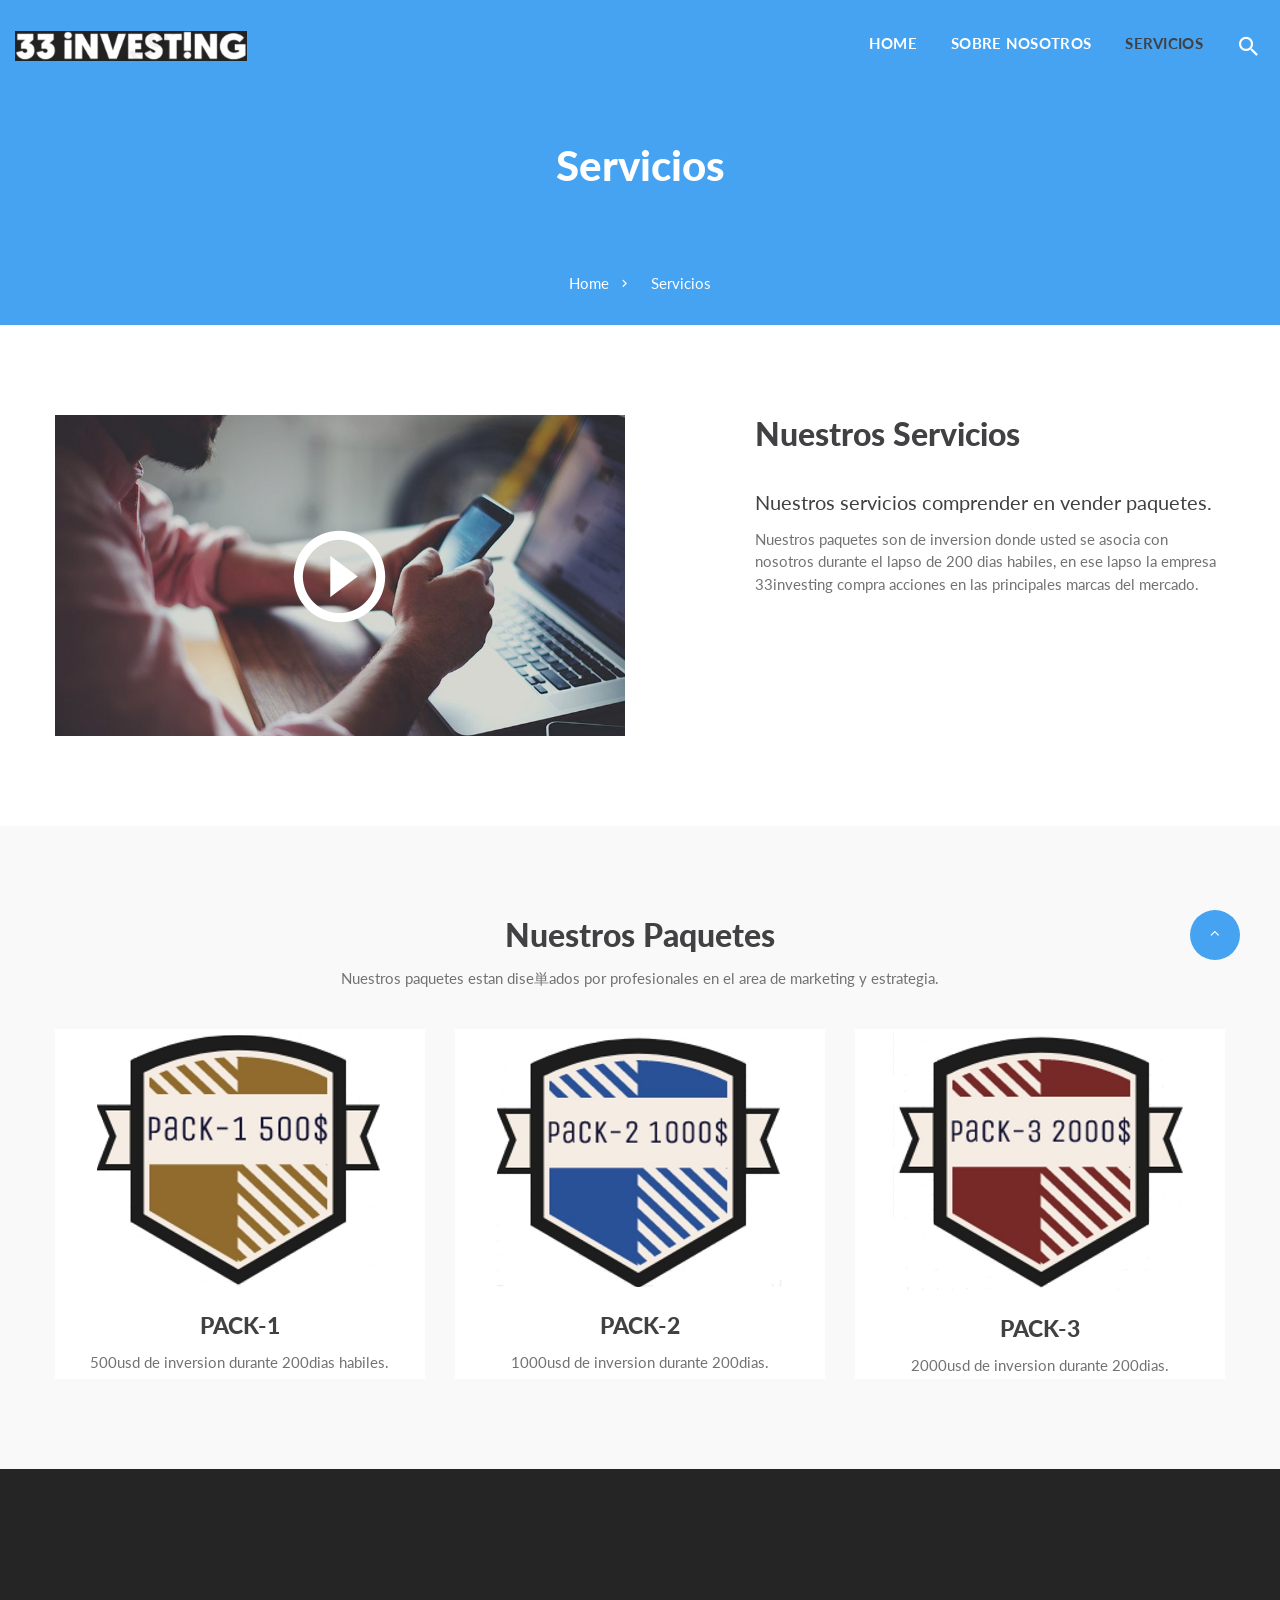
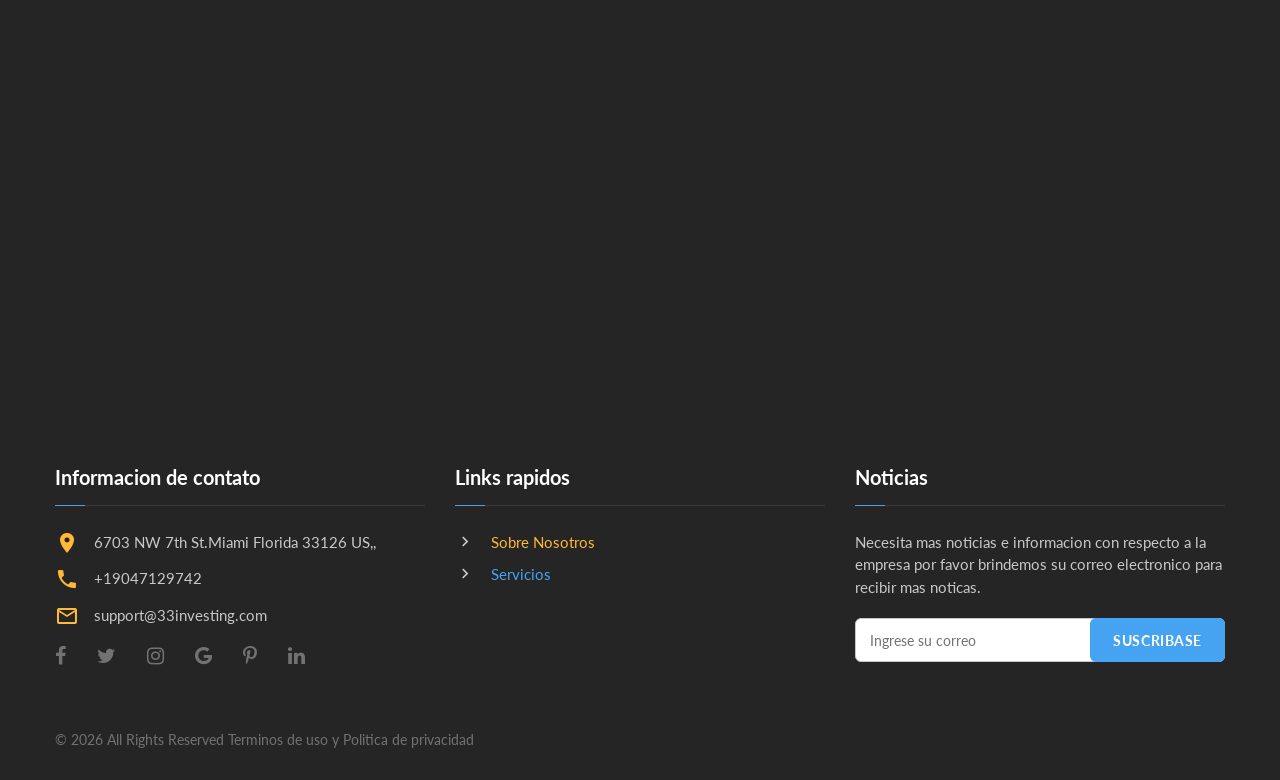
<file: services.html>
<!DOCTYPE html>
<html class="wide wow-animation lg-video" lang="en">
  <head><meta http-equiv="Content-Type" content="text/html; charset=euc-jp">
    <!-- Site Title-->
    <title>Servicios</title>
    <meta name="format-detection" content="telephone=no">
    <meta name="viewport" content="width=device-width, height=device-height, initial-scale=1.0, maximum-scale=1.0, user-scalable=0">
    <meta http-equiv="X-UA-Compatible" content="IE=edge">
    
    <link rel="icon" href="images/favicon.ico" type="image/x-icon">
    <!-- Stylesheets-->
    <link rel="stylesheet" type="text/css" href="//fonts.googleapis.com/css?family=Lato:400,400i,700,900">
    <link rel="stylesheet" href="css/bootstrap.css">
    <link rel="stylesheet" href="css/style.css">
		<!--[if lt IE 10]>
    <div style="background: #212121; padding: 10px 0; box-shadow: 3px 3px 5px 0 rgba(0,0,0,.3); clear: both; text-align:center; position: relative; z-index:1;"><a href="http://windows.microsoft.com/en-US/internet-explorer/"><img src="images/ie8-panel/warning_bar_0000_us.jpg" border="0" height="42" width="820" alt="You are using an outdated browser. For a faster, safer browsing experience, upgrade for free today."></a></div>
    <script src="js/html5shiv.min.js"></script>
		<![endif]-->
  </head>
  <body>
    <!-- Page-->
    <div class="text-left page">
      <!-- Page preloader-->
      <div class="page-loader">
        <div>
          <div class="page-loader-body">
            <div class="icon-gradient-block">
              <div class="icon-gradient-item"><span class="icon mdi mdi-trending-up"></span></div>
            </div>
          </div>
        </div>
      </div>
      <!-- Page Header-->
      <header class="page-header">
        <!-- RD Navbar-->
        <div class="rd-navbar-wrap">
          <nav class="rd-navbar rd-navbar-default" data-layout="rd-navbar-fixed" data-sm-layout="rd-navbar-fixed" data-md-layout="rd-navbar-static" data-md-device-layout="rd-navbar-fixed" data-lg-layout="rd-navbar-static" data-lg-device-layout="rd-navbar-static" data-md-stick-up-offset="80px" data-lg-stick-up-offset="46px" data-stick-up="true" data-sm-stick-up="true" data-md-stick-up="true" data-lg-stick-up="true">
            <div class="rd-navbar-inner">
              <!-- RD Navbar Panel-->
              <div class="rd-navbar-panel">
                <!-- RD Navbar Toggle-->
                <button class="rd-navbar-toggle" data-rd-navbar-toggle=".rd-navbar-nav-wrap"><span></span></button>
                <!-- RD Navbar Brand-->
                <div class="rd-navbar-brand"><a class="brand-name" href="index.html"><img src="images/brand-33.png" width="232" height="44" alt=""></a></div>
              </div>
              <div class="rd-navbar-aside-right">
                <div class="rd-navbar-nav-wrap">
                  <!-- RD Navbar Nav-->
                  <ul class="rd-navbar-nav">
                    <li><a href="index.html">Home</a></li>
                    <li><a href="about.html">Sobre Nosotros</a>
                      <!-- RD Navbar Dropdown-->
                     
                    </li>
                    <li class="active"><a href="services.html">Servicios</a>
                      <!-- RD Navbar Dropdown-->
                      
                    </li>
                   
                    
                  </ul>
                </div>
                <!--RD Navbar Search-->
                <div class="rd-navbar-search"><a class="rd-navbar-search-toggle" data-rd-navbar-toggle=".rd-navbar-search" href="#"><span></span></a>
                  <form class="rd-search" action="search-results.html" data-search-live="rd-search-results-live" method="GET">
                    <div class="form-wrap">
                      <label class="form-label form-label" for="rd-navbar-search-form-input">Search...</label>
                      <input class="rd-navbar-search-form-input form-input" id="rd-navbar-search-form-input" type="text" name="s" autocomplete="off">
                      <div class="rd-search-results-live" id="rd-search-results-live"></div>
                    </div>
                    <button class="rd-search-form-submit fa-search"></button>
                  </form>
                </div>
              </div>
            </div>
          </nav>
        </div>
      </header>
      <!-- Breadcrumbs Section-->
      <section class="section breadcrumb-wrapper bg-primary">
        <div class="shell">
          <h1>Servicios</h1>
          <ol class="breadcrumb-custom">
            <li><a href="./">Home</a></li>
            <li>Servicios
            </li>
          </ol>
        </div>
      </section>
      <!-- Join Our Team-->
      <section class="section section-lg bg-white">
        <div class="shell shell-wide">
          <div class="range range-lg-justify">
            <div class="cell-md-6">
              <div class="video-item" data-zoom="false" data-addClass="lg-video" data-lightgallery="group"><a href="https://www.youtube.com/watch?v=Sj8JFrjJCvI" data-lightgallery="item" data-poster="images/careers-01-870x490.jpg"><img src="images/careers-01-870x490.jpg" alt="" width="870" height="490"/><span class="icon mdi mdi-play-circle-outline"></span></a></div>
            </div>
            <div class="cell-md-6 cell-lg-5">
              <h2>Nuestros Servicios</h2>
              <h5 class="text-regular">Nuestros servicios comprender en vender paquetes.</h5>
              <p>Nuestros paquetes son de inversion donde usted se asocia con nosotros durante el lapso de 200 dias habiles, en ese lapso la empresa 33investing compra acciones en las principales marcas del mercado.</p>
            </div>
          </div>
        </div>
      </section>
      <!-- Your Career Starts Here-->
      <section class="section section-lg bg-gray-2 text-center">
        <div class="shell shell-wide">
          <h2>Nuestros Paquetes</h2>
          <p class="block-lg">Nuestros paquetes estan diseñados por profesionales en el area de marketing y estrategia.</p>
          <div class="range range-30">
            <div class="cell-sm-6 cell-md-4">
              <!-- Career Item-->
              <div class="block-career">
              <IMG SRC="images/pack1.png">
                <svg version="1.0" x="0px" y="0px" width="105.407px" height="96.178px" viewbox="0 0 105.407 96.178" enable-background="new 0 0 105.407 96.178" xml:space="preserve">
                  <g>
                    <defs>
                      <rect id="SVGID_1_asdasdavxcvs" y="0" width="105.407" height="96.178"></rect>
                    </defs>
                    <clippath id="SVGID_2_adfasdfasdfasdfxv">
                      <use xlink:href="#SVGID_1_asdasdavxcvs" overflow="visible"></use>
                    </clippath>
                    <path clip-path="url(#SVGID_2_adfasdfasdfasdfxv)" fill="none" stroke="none" stroke-width="3" stroke-linejoin="round" d="M64.92,10.802    C58.913,4.801,50.939,1.497,42.469,1.5c-8.491-0.003-16.479,3.318-22.483,9.347c-5.973,6.006-9.267,13.971-9.265,22.412    c0.006,17.504,14.254,31.754,31.762,31.744c8.496,0,16.485-3.327,22.493-9.357c5.977-6.003,9.259-13.959,9.26-22.4    C74.233,24.775,70.928,16.803,64.92,10.802z"></path>
                    <path clip-path="url(#SVGID_2_adfasdfasdfasdfxv)" fill="none" stroke="none" stroke-width="3" stroke-linejoin="round" d="M60.775,51.456    c-4.896,4.916-11.389,7.616-18.295,7.617c-14.244,0.011-25.829-11.571-25.826-25.814c0-6.87,2.676-13.34,7.538-18.222    c4.886-4.907,11.379-7.609,18.276-7.61c6.894-0.002,13.373,2.679,18.261,7.571c4.883,4.878,7.574,11.367,7.581,18.249    C68.311,40.112,65.639,46.577,60.775,51.456z"></path>
                    <path clip-path="url(#SVGID_2_adfasdfasdfasdfxv)" fill="none" stroke="none" stroke-width="3" stroke-linejoin="round" d="M71.629,56.722    c-1.328-1.367-2.664-2.737-4-4.109c-0.816,1.056-1.696,2.071-2.653,3.033c-0.977,0.981-2.011,1.882-3.087,2.718    c1.336,1.372,2.671,2.743,4.014,4.125"></path>
                    <rect x="76.325" y="53.343" transform="matrix(0.7071 -0.7071 0.7071 0.7071 -27.7753 80.1004)" clip-path="url(#SVGID_2_adfasdfasdfasdfxv)" fill="none" stroke="none" stroke-width="3" stroke-linejoin="round" width="12.969" height="40.475"></rect>
                    <rect x="63.68" y="58.581" transform="matrix(0.7071 -0.7071 0.7071 0.7071 -22.538 67.4565)" clip-path="url(#SVGID_2_adfasdfasdfasdfxv)" fill="none" stroke="none" stroke-width="3" stroke-linejoin="round" width="12.969" height="4.709"></rect>
                    <path clip-path="url(#SVGID_2_adfasdfasdfasdfxv)" fill="none" stroke="none" stroke-width="3" stroke-linejoin="round" d="M103.907,85.509    c0,5.062-4.105,9.167-9.171,9.169c-0.734-0.734-1.467-1.467-2.202-2.202c3.06-3.058,6.116-6.112,9.171-9.17    C102.439,84.038,103.172,84.772,103.907,85.509z"></path>
                    <polyline clip-path="url(#SVGID_2_adfasdfasdfasdfxv)" fill="none" stroke="none" stroke-width="3" stroke-linejoin="round" points="3,59.93     17.5,68.93 42.545,33.333 83.5,38.43 101.5,17.43 	"></polyline>
                    <circle clip-path="url(#SVGID_2_adfasdfasdfasdfxv)" fill="none" stroke="none" stroke-width="3" stroke-linejoin="round" cx="43.167" cy="33.263" r="2.5"></circle>
                    <circle clip-path="url(#SVGID_2_adfasdfasdfasdfxv)" fill="none" stroke="none" stroke-width="3" stroke-linejoin="round" cx="17.5" cy="68.93" r="2.5"></circle>
                    <circle clip-path="url(#SVGID_2_adfasdfasdfasdfxv)" fill="none" stroke="none" stroke-width="3" stroke-linejoin="round" cx="4" cy="60.43" r="2.5"></circle>
                    <circle clip-path="url(#SVGID_2_adfasdfasdfasdfxv)" fill="none" stroke="none" stroke-width="3" stroke-linejoin="round" cx="83.5" cy="38.43" r="2.5"></circle>
                    <circle clip-path="url(#SVGID_2_adfasdfasdfasdfxv)" fill="none" stroke="none" stroke-width="3" stroke-linejoin="round" cx="101" cy="18.304" r="2.5"></circle>
                  </g>
                </svg>
                <h4 class="block-career-title">PACK-1</a></h4>
                <p class="block-career-text">500usd de inversion durante 200dias habiles.</p>
              </div>
            </div>
            <div class="cell-sm-6 cell-md-4">
              <!-- Career Item-->
              <div class="block-career">
              <IMG SRC="images/pack2.png">
                <svg version="1.0" xmlns="http://www.w3.org/2000/svg" xmlns:xlink="http://www.w3.org/1999/xlink" x="0px" y="0px" width="88.889px" height="101.044px" viewbox="0 0 88.889 101.044" enable-background="new 0 0 88.889 101.044" xml:space="preserve">
                  <g>
                    <defs>
                      <rect id="SVGID_1_213123" y="0" width="88.889" height="101.044"></rect>
                    </defs>
                    <clippath id="SVGID_2_34564328">
                      <use xlink:href="#SVGID_1_213123" overflow="visible"></use>
                    </clippath>
                    <path clip-path="url(#SVGID_2_34564328)" fill="none" stroke="#484F59" stroke-width="3" stroke-miterlimit="10" d="M53.663,65.286h-3.048    c-0.119-0.005-0.238-0.018-0.357-0.018h-5.634l1.318-4.662V55.32c0-2.593-2.102-4.697-4.698-4.697H39.68    c-0.065,0-0.127,0.007-0.194,0.009v7.191l-1.822,2.566l-6.827,7.46c-0.977,1.028-1.688,2.304-2.033,3.728h-6.13"></path>
                    <path clip-path="url(#SVGID_2_34564328)" fill="none" stroke="#484F59" stroke-width="3" stroke-miterlimit="10" d="M26.174,91.899h4.034    c1.507,2.019,3.907,3.331,6.619,3.331h5.525h7.906"></path>
                    <polyline clip-path="url(#SVGID_2_34564328)" fill="none" stroke="#484F59" stroke-width="3" stroke-miterlimit="10" points="    50.178,43.862 50.178,51.794 73.43,51.794 73.43,58.803 80.44,51.794 87.389,51.794 87.389,25.369 61.508,25.369 	"></polyline>
                    <polygon clip-path="url(#SVGID_2_34564328)" fill="none" stroke="#484F59" stroke-width="3" stroke-miterlimit="10" points="60.86,1.5     2.204,1.5 2.204,43.154 13.158,43.154 24.208,54.205 24.208,43.154 60.86,43.154 	"></polygon>
                    <path clip-path="url(#SVGID_2_34564328)" fill="none" stroke="#484F59" stroke-width="3" stroke-miterlimit="10" d="M44.25,65.557    c0.822,2.313,0.945,5.008,0.184,7.695c-1.743,6.155-7.464,9.925-12.778,8.422"></path>
                    <path clip-path="url(#SVGID_2_34564328)" fill="none" stroke="#484F59" stroke-width="3" stroke-miterlimit="10" d="M63.708,68.961    c0,2.07-1.679,3.75-3.75,3.75h-10.5c-2.071,0-3.75-1.68-3.75-3.75c0-2.071,1.679-3.75,3.75-3.75h10.5    C62.029,65.211,63.708,66.89,63.708,68.961z"></path>
                    <path clip-path="url(#SVGID_2_34564328)" fill="none" stroke="#484F59" stroke-width="3" stroke-miterlimit="10" d="M61.708,76.461    c0,2.071-1.679,3.75-3.75,3.75h-10.5c-2.071,0-3.75-1.679-3.75-3.75s1.679-3.75,3.75-3.75h10.5    C60.029,72.711,61.708,74.39,61.708,76.461z"></path>
                    <path clip-path="url(#SVGID_2_34564328)" fill="none" stroke="#484F59" stroke-width="3" stroke-miterlimit="10" d="M60.708,83.961    c0,2.071-1.679,3.75-3.75,3.75h-10.5c-2.071,0-3.75-1.679-3.75-3.75s1.679-3.75,3.75-3.75h10.5    C59.029,80.211,60.708,81.89,60.708,83.961z"></path>
                    <path clip-path="url(#SVGID_2_34564328)" fill="none" stroke="#484F59" stroke-width="3" stroke-miterlimit="10" d="M57.708,91.461    c0,2.071-1.679,3.75-3.75,3.75h-7.5c-2.071,0-3.75-1.679-3.75-3.75s1.679-3.75,3.75-3.75h7.5    C56.029,87.711,57.708,89.39,57.708,91.461z"></path>
                    <polyline clip-path="url(#SVGID_2_34564328)" fill="none" stroke="#484F59" stroke-width="3" stroke-miterlimit="10" points="    21.674,70.044 27.34,70.044 27.34,96.21 21.674,96.21 	"></polyline>
                    <circle clip-path="url(#SVGID_2_34564328)" fill="none" stroke="#484F59" stroke-width="3" stroke-miterlimit="10" cx="16.583" cy="94.128" r="2.083"></circle>
                    <polyline clip-path="url(#SVGID_2_34564328)" fill="none" stroke="#484F59" stroke-width="3" stroke-miterlimit="10" points="0,70.044     22.5,70.044 22.5,99.544 0,99.544 	"></polyline>
                    <line clip-path="url(#SVGID_2_34564328)" fill="none" stroke="#484F59" stroke-width="3" stroke-miterlimit="10" x1="14.032" y1="16.377" x2="49.032" y2="16.377"></line>
                    <line clip-path="url(#SVGID_2_34564328)" fill="none" stroke="#484F59" stroke-width="3" stroke-miterlimit="10" x1="14.032" y1="22.627" x2="49.032" y2="22.627"></line>
                    <line clip-path="url(#SVGID_2_34564328)" fill="none" stroke="#484F59" stroke-width="3" stroke-miterlimit="10" x1="14.032" y1="28.877" x2="49.032" y2="28.877"></line>
                  </g>
                </svg>
                <h4 class="block-career-title">PACK-2</a></h4>
                <p class="block-career-text">1000usd de inversion durante 200dias.</p>
              </div>
            </div>
            <div class="cell-sm-6 cell-md-4">
              <!-- Career Item-->
              <div class="block-career">
              <IMG SRC="images/pack3.png">
                <svg version="1.1" xmlns="http://www.w3.org/2000/svg" xmlns:xlink="http://www.w3.org/1999/xlink" x="0px" y="0px" width="100.3px" height="103.296px" viewbox="0 0 100.3 103.296" enable-background="new 0 0 100.3 103.296" xml:space="preserve">
                  <g>
                    <defs>
                      <rect id="SVGID_1_361321654" y="0" width="100.3" height="103.296"></rect>
                    </defs>
                    <clippath id="SVGID_2_8651324951">
                      <use xlink:href="#SVGID_1_361321654" overflow="visible"></use>
                    </clippath>
                    <polyline clip-path="url(#SVGID_2_8651324951)" fill="none" stroke="#484F59" stroke-width="3" stroke-miterlimit="10" points="    57.809,73.369 57.809,101.796 1.507,101.796 1.507,69.369 	"></polyline>
                    <path clip-path="url(#SVGID_2_8651324951)" fill="none" stroke="#484F59" stroke-width="3" stroke-linejoin="round" stroke-miterlimit="10" d="    M29.634,69.337h-2.759H4.26H1.5l7.033,5.999l4.935,4.209c0.577,0.491,1.338,1.14,2.1,1.789l6.567,5.604l5.398,4.604    c1.154,0.986,3.045,0.986,4.203,0l5.397-4.604l6.567-5.604c0.764-0.649,1.524-1.298,2.101-1.789l4.933-4.209l2.764-2.403"></path>
                    <line clip-path="url(#SVGID_2_8651324951)" fill="none" stroke="#484F59" stroke-width="3" stroke-miterlimit="10" x1="1.719" y1="101.57" x2="20.459" y2="85.386"></line>
                    <line clip-path="url(#SVGID_2_8651324951)" fill="none" stroke="#484F59" stroke-width="3" stroke-miterlimit="10" x1="57.764" y1="101.57" x2="39.022" y2="85.386"></line>
                    <path clip-path="url(#SVGID_2_8651324951)" fill="none" stroke="#484F59" stroke-width="3" stroke-linejoin="round" stroke-miterlimit="10" d="    M62.574,1.5c-20.016,0-36.235,16.216-36.235,36.232c0,8.943,3.248,17.109,8.625,23.433l-8.45,16.009l15.36-9.732    c5.87,4.098,12.993,6.523,20.7,6.523c20.006,0,36.226-16.226,36.226-36.233C98.8,17.716,82.58,1.5,62.574,1.5z"></path>
                    <circle clip-path="url(#SVGID_2_8651324951)" fill="none" stroke="#484F59" stroke-width="3" stroke-linecap="round" stroke-linejoin="round" cx="51.334" cy="50.561" r="4.235"></circle>
                    <circle clip-path="url(#SVGID_2_8651324951)" fill="none" stroke="#484F59" stroke-width="3" stroke-linecap="round" stroke-linejoin="round" cx="72.338" cy="50.561" r="4.236"></circle>
                    <line clip-path="url(#SVGID_2_8651324951)" fill="none" stroke="#484F59" stroke-width="3" stroke-linecap="round" stroke-linejoin="round" x1="56.168" y1="50.561" x2="68.103" y2="50.561"></line>
                    <polyline clip-path="url(#SVGID_2_8651324951)" fill="none" stroke="#484F59" stroke-width="3" stroke-linecap="round" stroke-linejoin="round" points="    40.9,20.702 46.59,22.326 53.233,42.247 52.007,46.201 	"></polyline>
                    <path clip-path="url(#SVGID_2_8651324951)" fill="none" stroke="#484F59" stroke-width="3" stroke-linecap="round" stroke-linejoin="round" d="    M78.437,40.96c0,0.751-0.606,1.288-1.355,1.288H53.233l-4.609-14.726h33.654L78.437,40.96z"></path>
                    <polygon clip-path="url(#SVGID_2_8651324951)" fill="none" stroke="#484F59" stroke-width="3" points="16.126,49.906 8.977,54.033     1.827,58.161 1.827,49.906 1.827,41.652 8.977,45.779 	"></polygon>
                    <polygon clip-path="url(#SVGID_2_8651324951)" fill="none" stroke="#484F59" stroke-width="3" points="81.357,79.462 84.662,86.156     92.049,87.23 86.703,92.442 87.964,99.799 81.357,96.325 74.749,99.799 76.011,92.442 70.665,87.23 78.052,86.156 	"></polygon>
                  </g>
                </svg>
                <h4 class="block-career-title">PACK-3</a></h4>
                <p class="block-career-text">2000usd de inversion durante 200dias. </p>
              </div>
            </div>
            
      </section>
      <!-- Page Footer-->
      <footer class="section page-footer section-md bg-gray-darker">
        <div class="shell shell-wide">
          <!-- RD Google Map-->
          <div class="rd-google-map-wrap">
            <div class="rd-google-map rd-google-map__model" data-zoom="15" data-y="40.643180" data-x="-73.9874068" data-styles="[{&quot;featureType&quot;:&quot;all&quot;,&quot;elementType&quot;:&quot;labels.text.fill&quot;,&quot;stylers&quot;:[{&quot;saturation&quot;:36},{&quot;color&quot;:&quot;#000000&quot;},{&quot;lightness&quot;:40}]},{&quot;featureType&quot;:&quot;all&quot;,&quot;elementType&quot;:&quot;labels.text.stroke&quot;,&quot;stylers&quot;:[{&quot;visibility&quot;:&quot;on&quot;},{&quot;color&quot;:&quot;#000000&quot;},{&quot;lightness&quot;:16}]},{&quot;featureType&quot;:&quot;all&quot;,&quot;elementType&quot;:&quot;labels.icon&quot;,&quot;stylers&quot;:[{&quot;visibility&quot;:&quot;off&quot;}]},{&quot;featureType&quot;:&quot;administrative&quot;,&quot;elementType&quot;:&quot;geometry.fill&quot;,&quot;stylers&quot;:[{&quot;color&quot;:&quot;#000000&quot;},{&quot;lightness&quot;:20}]},{&quot;featureType&quot;:&quot;administrative&quot;,&quot;elementType&quot;:&quot;geometry.stroke&quot;,&quot;stylers&quot;:[{&quot;color&quot;:&quot;#000000&quot;},{&quot;lightness&quot;:17},{&quot;weight&quot;:1.2}]},{&quot;featureType&quot;:&quot;landscape&quot;,&quot;elementType&quot;:&quot;geometry&quot;,&quot;stylers&quot;:[{&quot;color&quot;:&quot;#000000&quot;},{&quot;lightness&quot;:20}]},{&quot;featureType&quot;:&quot;poi&quot;,&quot;elementType&quot;:&quot;geometry&quot;,&quot;stylers&quot;:[{&quot;color&quot;:&quot;#000000&quot;},{&quot;lightness&quot;:21}]},{&quot;featureType&quot;:&quot;road.highway&quot;,&quot;elementType&quot;:&quot;geometry.fill&quot;,&quot;stylers&quot;:[{&quot;color&quot;:&quot;#000000&quot;},{&quot;lightness&quot;:17}]},{&quot;featureType&quot;:&quot;road.highway&quot;,&quot;elementType&quot;:&quot;geometry.stroke&quot;,&quot;stylers&quot;:[{&quot;color&quot;:&quot;#000000&quot;},{&quot;lightness&quot;:29},{&quot;weight&quot;:0.2}]},{&quot;featureType&quot;:&quot;road.arterial&quot;,&quot;elementType&quot;:&quot;geometry&quot;,&quot;stylers&quot;:[{&quot;color&quot;:&quot;#000000&quot;},{&quot;lightness&quot;:18}]},{&quot;featureType&quot;:&quot;road.local&quot;,&quot;elementType&quot;:&quot;geometry&quot;,&quot;stylers&quot;:[{&quot;color&quot;:&quot;#000000&quot;},{&quot;lightness&quot;:16}]},{&quot;featureType&quot;:&quot;transit&quot;,&quot;elementType&quot;:&quot;geometry&quot;,&quot;stylers&quot;:[{&quot;color&quot;:&quot;#000000&quot;},{&quot;lightness&quot;:19}]},{&quot;featureType&quot;:&quot;water&quot;,&quot;elementType&quot;:&quot;geometry&quot;,&quot;stylers&quot;:[{&quot;color&quot;:&quot;#000000&quot;},{&quot;lightness&quot;:17}]}]">
              <ul class="map_locations">
                <li data-y="40.643180" data-x="-73.9874068">
                  <p>
                     6703 NW 7th St.
                     Miami Florida 33126 US,
                  </p>
                </li>
              </ul>
            </div>
          </div>
          <div class="range range-lg range-xs-center range-xl-right range-40 range-lg-60 range-xl-80">
            <!-- Contact Information-->
            <div class="cell-sm-5 cell-md-4 cell-lg-4 cell-xl-3">
              <h5>Informacion de contato</h5>
              <div class="heading-divider"></div>
              <ul class="list contact-list">
                <li>
                  <div class="unit unit-spacing-xs unit-xxs-horizontal">
                    <div class="unit-left"><span class="icon icon-md icon-secondary mdi mdi-map-marker"></span></div>
                    <div class="unit-body">6703 NW 7th St.Miami Florida 33126 US,,<br></a></div>
                  </div>
                </li>
                <li>
                  <div class="unit unit-spacing-xs unit-xxs-horizontal">
                    <div class="unit-left"><span class="icon icon-md icon-secondary mdi mdi-phone"></span></div>
                    <div class="unit-body"><a href="callto:#">+19047129742</a></div>
                  </div>
                </li>
                <li>
                  <div class="unit unit-spacing-xs unit-xxs-horizontal">
                    <div class="unit-left"><span class="icon icon-md icon-secondary mdi mdi-email-outline"></span></div>
                    <div class="unit-body"><a href="mailto:#">support@33investing.com</a></div>
                  </div>
                </li>
              </ul>
              <!-- Inline List-->
              <ul class="inline-list-md">
                <li><a class="icon icon-sm icon-default fa-facebook" ></a></li>
                <li><a class="icon icon-sm icon-default fa-twitter" ></a></li>
                <li><a class="icon icon-sm icon-default fa-instagram" ></a></li>
                <li><a class="icon icon-sm icon-default fa-google" ></a></li>
                <li><a class="icon icon-sm icon-default fa-pinterest-p" ></a></li>
                <li><a class="icon icon-sm icon-default fa-linkedin" ></a></li>
              </ul>
            </div>
            <!-- Quick Links-->
            <div class="cell-sm-5 cell-md-3 cell-lg-4 cell-xl-2">
              <h5>Links rapidos</h5>
              <div class="heading-divider"></div>
              <ul class="list list-marked">
                <li><a href="about.html">Sobre Nosotros</a></li>
                <li class="active"><a href="services.html">Servicios</a></li>
                
              </ul>
            </div>
            <!-- Newsletter-->
            <div class="cell-sm-10 cell-md-5 cell-lg-4 cell-xl-3">
              <h5>Noticias</h5>
              <div class="heading-divider"></div>
              <p>Necesita mas noticias e informacion con respecto a la empresa por favor brindemos su correo electronico para recibir mas noticas.</p>
              <!-- Mailchimp-->
              <form class="rd-mailform rd-mailform-inline text-left" data-form-output="form-output-global" data-form-type="subscribe" method="post" action="bat/rd-mailform.php">
                <div class="form-wrap form-wrap-validation">
                  <label class="form-label form-label-sm" for="forms-newsletter-email">Ingrese su correo</label>
                  <input class="form-input form-input-sm" id="forms-newsletter-email" type="email" name="email" data-constraints="@Email @Required">
                </div>
                <button class="button button-xs button-primary-accent" type="submit">Suscribase</button>
              </form>
            </div>
            <div class="cell-xs-12 cell-sm-10 cell-md-12 cell-xl-8">
              <p class="copyright">&#169; <span id="copyright-year"></span> All Rights Reserved <a href="terms-of-use.html">Terminos de uso</a> y <a href="privacy-policy.html">Politica de privacidad</a>
              </p>
            </div>
          </div>
        </div>
      </footer>
    </div>
    <!-- Global Mailform Output-->
    <div class="snackbars" id="form-output-global"></div>
    <!-- Javascript-->
    <script src="js/core.min.js"></script>
    <script src="js/script.js"></script>
  </body>
</html>
</file>
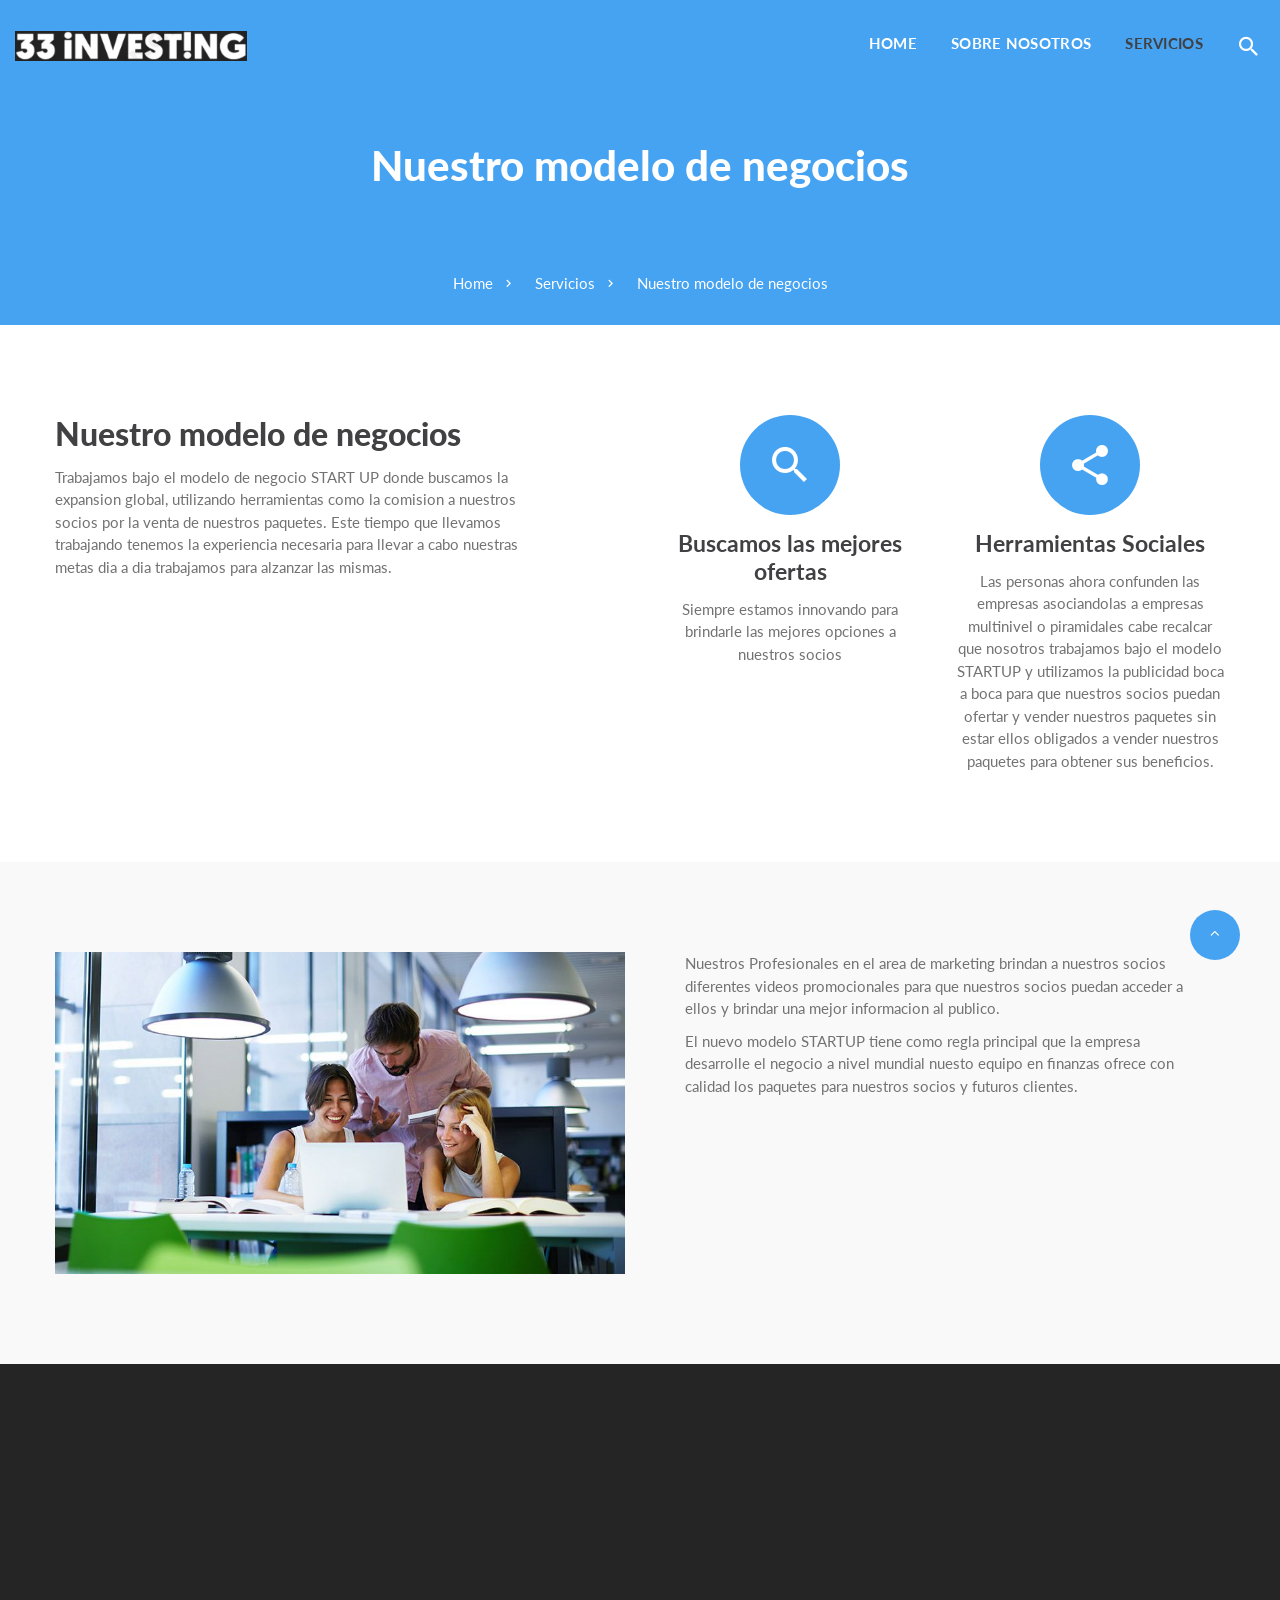
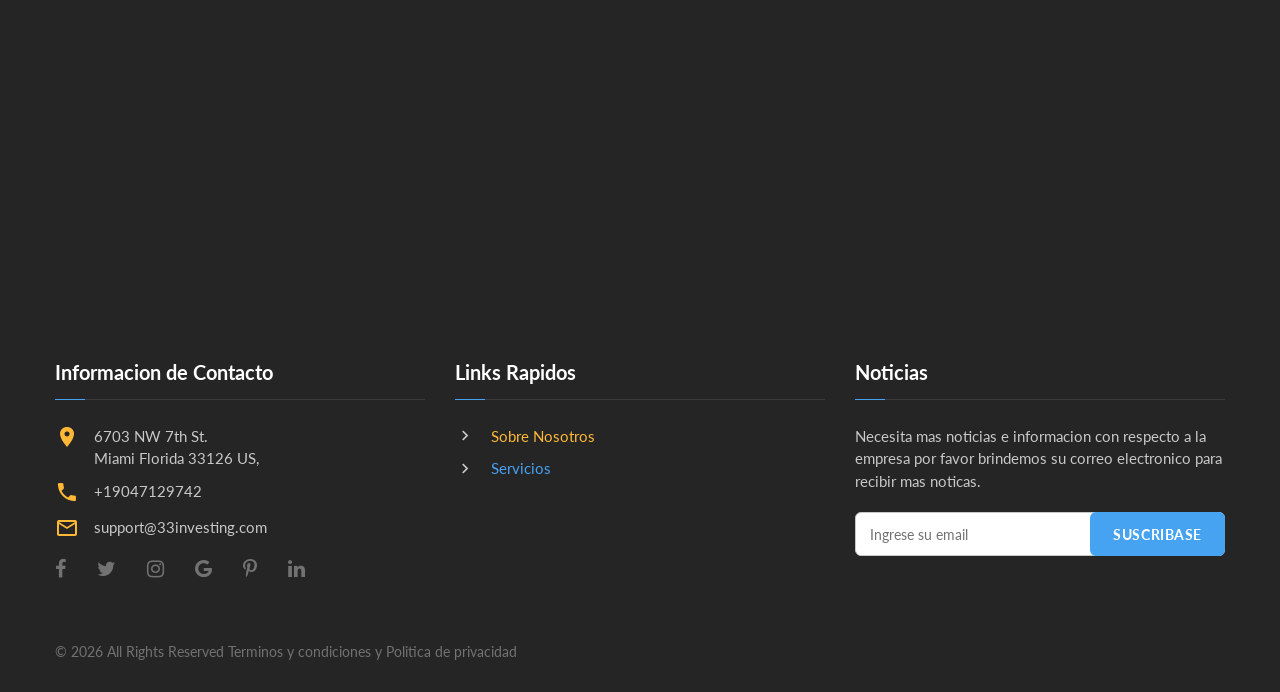
<file: social-media-marketing.html>
<!DOCTYPE html>
<html class="wide wow-animation" lang="en">
  <head>
    <!-- Site Title-->
    <title>Nuestro modelo de negocios</title>
    <meta name="format-detection" content="telephone=no">
    <meta name="viewport" content="width=device-width, height=device-height, initial-scale=1.0, maximum-scale=1.0, user-scalable=0">
    <meta http-equiv="X-UA-Compatible" content="IE=edge">
    <meta charset="utf-8">
    <link rel="icon" href="images/favicon.ico" type="image/x-icon">
    <!-- Stylesheets-->
    <link rel="stylesheet" type="text/css" href="//fonts.googleapis.com/css?family=Lato:400,400i,700,900">
    <link rel="stylesheet" href="css/bootstrap.css">
    <link rel="stylesheet" href="css/style.css">
		<!--[if lt IE 10]>
    <div style="background: #212121; padding: 10px 0; box-shadow: 3px 3px 5px 0 rgba(0,0,0,.3); clear: both; text-align:center; position: relative; z-index:1;"><a href="http://windows.microsoft.com/en-US/internet-explorer/"><img src="images/ie8-panel/warning_bar_0000_us.jpg" border="0" height="42" width="820" alt="You are using an outdated browser. For a faster, safer browsing experience, upgrade for free today."></a></div>
    <script src="js/html5shiv.min.js"></script>
		<![endif]-->
  </head>
  <body>
    <!-- Page-->
    <div class="text-left page">
      <!-- Page preloader-->
      <div class="page-loader">
        <div>
          <div class="page-loader-body">
            <div class="icon-gradient-block">
              <div class="icon-gradient-item"><span class="icon mdi mdi-trending-up"></span></div>
            </div>
          </div>
        </div>
      </div>
      <!-- Page Header-->
      <header class="page-header">
        <!-- RD Navbar-->
        <div class="rd-navbar-wrap">
          <nav class="rd-navbar rd-navbar-default" data-layout="rd-navbar-fixed" data-sm-layout="rd-navbar-fixed" data-md-layout="rd-navbar-static" data-md-device-layout="rd-navbar-fixed" data-lg-layout="rd-navbar-static" data-lg-device-layout="rd-navbar-static" data-md-stick-up-offset="80px" data-lg-stick-up-offset="46px" data-stick-up="true" data-sm-stick-up="true" data-md-stick-up="true" data-lg-stick-up="true">
            <div class="rd-navbar-inner">
              <!-- RD Navbar Panel-->
              <div class="rd-navbar-panel">
                <!-- RD Navbar Toggle-->
                <button class="rd-navbar-toggle" data-rd-navbar-toggle=".rd-navbar-nav-wrap"><span></span></button>
                <!-- RD Navbar Brand-->
                <div class="rd-navbar-brand"><a class="brand-name" href="index.html"><img src="images/brand-33.png" width="232" height="44" alt=""></a></div>
              </div>
              <div class="rd-navbar-aside-right">
                <div class="rd-navbar-nav-wrap">
                  <!-- RD Navbar Nav-->
                  <ul class="rd-navbar-nav">
                    <li><a href="index.html">Home</a></li>
                    <li><a href="about.html">Sobre Nosotros</a>
                      <!-- RD Navbar Dropdown-->
                      
                    </li>
                    <li class="active"><a href="services.html">Servicios</a>
                      <!-- RD Navbar Dropdown-->
                      
                    </li>
                    
                </div>
                <!--RD Navbar Search-->
                <div class="rd-navbar-search"><a class="rd-navbar-search-toggle" data-rd-navbar-toggle=".rd-navbar-search" href="#"><span></span></a>
                  <form class="rd-search" action="search-results.html" data-search-live="rd-search-results-live" method="GET">
                    <div class="form-wrap">
                      <label class="form-label form-label" for="rd-navbar-search-form-input">Search...</label>
                      <input class="rd-navbar-search-form-input form-input" id="rd-navbar-search-form-input" type="text" name="s" autocomplete="off">
                      <div class="rd-search-results-live" id="rd-search-results-live"></div>
                    </div>
                    <button class="rd-search-form-submit fa-search"></button>
                  </form>
                </div>
              </div>
            </div>
          </nav>
        </div>
      </header>
      <!-- Breadcrumbs Section-->
      <section class="section breadcrumb-wrapper bg-primary">
        <div class="shell">
          <h1>Nuestro modelo de negocios</h1>
          <ol class="breadcrumb-custom">
            <li><a href="./">Home</a></li>
            <li><a href="#">Servicios</a></li>
            <li>Nuestro modelo de negocios
            </li>
          </ol>
        </div>
      </section>
      <!-- A Few Words About Social Media Marketing Section-->
      <section class="section section-lg bg-white">
        <div class="shell shell-wide">
          <div class="range range-40 range-lg-justify">
            <div class="cell-md-6 cell-lg-5">
              <h2>Nuestro modelo de negocios</h2>
              <p>Trabajamos bajo el modelo de negocio START UP donde buscamos la expansion global, utilizando herramientas como la comision a nuestros socios por la venta de nuestros paquetes.
              Este tiempo que llevamos trabajando tenemos la experiencia necesaria para llevar a cabo nuestras metas dia a dia trabajamos para alzanzar las mismas.</p>
            </div>
            <div class="cell-md-6">
              <div class="range range-30">
                <div class="cell-xs-6">
                  <div class="icon-bloc-minimal"><span class="icon icon-xl icon-primary icon-circle mdi mdi-magnify"></span>
                    <h4>Buscamos las mejores ofertas</h4>
                    <p>Siempre estamos innovando para brindarle las mejores opciones a nuestros socios</p>
                  </div>
                </div>
                <div class="cell-xs-6">
                  <div class="icon-bloc-minimal"><span class="icon icon-xl icon-primary icon-circle mdi mdi-share-variant"></span>
                    <h4>Herramientas Sociales</h4>
                    <p>Las personas ahora confunden las empresas asociandolas a empresas multinivel o piramidales cabe recalcar que nosotros trabajamos bajo el modelo STARTUP y utilizamos la publicidad boca a boca para que nuestros socios puedan ofertar y vender nuestros paquetes sin estar ellos obligados a vender nuestros paquetes para obtener sus beneficios.</p>
                  </div>
                </div>
              </div>
            </div>
          </div>
        </div>
      </section>
      <!-- A Few Words About Social Media Marketing Section-->
      <section class="section section-lg bg-gray-2">
        <div class="shell shell-wide">
          <div class="range range-lg-justify">
            <div class="cell-md-6"><img src="images/social-media-marketing-01-870x490.jpg" alt="" width="870" height="490"/>
            </div>
            <div class="cell-md-6">
              <div class="block-md">
                <div class="p-group">
                  <p>Nuestros Profesionales en el area de marketing brindan a nuestros socios diferentes videos promocionales para que nuestros socios puedan acceder a ellos y brindar una mejor informacion al publico.</p>
                  <p>El nuevo modelo STARTUP tiene como regla principal que la empresa desarrolle el negocio a nivel mundial nuesto equipo en finanzas ofrece con calidad los paquetes para nuestros socios y futuros clientes.</p>
                </div>
              </div>
            </div>
          </div>
        </div>
      </section>
      <!-- Testimonials -->
     
            <!-- Quote Big-->
           
      <!-- Get in Touch Section-->
      
      <!-- Page Footer-->
      <footer class="section page-footer section-md bg-gray-darker">
        <div class="shell shell-wide">
          <!-- RD Google Map-->
          <div class="rd-google-map-wrap">
            <div class="rd-google-map rd-google-map__model" data-zoom="15" data-y="40.643180" data-x="-73.9874068" data-styles="[{&quot;featureType&quot;:&quot;all&quot;,&quot;elementType&quot;:&quot;labels.text.fill&quot;,&quot;stylers&quot;:[{&quot;saturation&quot;:36},{&quot;color&quot;:&quot;#000000&quot;},{&quot;lightness&quot;:40}]},{&quot;featureType&quot;:&quot;all&quot;,&quot;elementType&quot;:&quot;labels.text.stroke&quot;,&quot;stylers&quot;:[{&quot;visibility&quot;:&quot;on&quot;},{&quot;color&quot;:&quot;#000000&quot;},{&quot;lightness&quot;:16}]},{&quot;featureType&quot;:&quot;all&quot;,&quot;elementType&quot;:&quot;labels.icon&quot;,&quot;stylers&quot;:[{&quot;visibility&quot;:&quot;off&quot;}]},{&quot;featureType&quot;:&quot;administrative&quot;,&quot;elementType&quot;:&quot;geometry.fill&quot;,&quot;stylers&quot;:[{&quot;color&quot;:&quot;#000000&quot;},{&quot;lightness&quot;:20}]},{&quot;featureType&quot;:&quot;administrative&quot;,&quot;elementType&quot;:&quot;geometry.stroke&quot;,&quot;stylers&quot;:[{&quot;color&quot;:&quot;#000000&quot;},{&quot;lightness&quot;:17},{&quot;weight&quot;:1.2}]},{&quot;featureType&quot;:&quot;landscape&quot;,&quot;elementType&quot;:&quot;geometry&quot;,&quot;stylers&quot;:[{&quot;color&quot;:&quot;#000000&quot;},{&quot;lightness&quot;:20}]},{&quot;featureType&quot;:&quot;poi&quot;,&quot;elementType&quot;:&quot;geometry&quot;,&quot;stylers&quot;:[{&quot;color&quot;:&quot;#000000&quot;},{&quot;lightness&quot;:21}]},{&quot;featureType&quot;:&quot;road.highway&quot;,&quot;elementType&quot;:&quot;geometry.fill&quot;,&quot;stylers&quot;:[{&quot;color&quot;:&quot;#000000&quot;},{&quot;lightness&quot;:17}]},{&quot;featureType&quot;:&quot;road.highway&quot;,&quot;elementType&quot;:&quot;geometry.stroke&quot;,&quot;stylers&quot;:[{&quot;color&quot;:&quot;#000000&quot;},{&quot;lightness&quot;:29},{&quot;weight&quot;:0.2}]},{&quot;featureType&quot;:&quot;road.arterial&quot;,&quot;elementType&quot;:&quot;geometry&quot;,&quot;stylers&quot;:[{&quot;color&quot;:&quot;#000000&quot;},{&quot;lightness&quot;:18}]},{&quot;featureType&quot;:&quot;road.local&quot;,&quot;elementType&quot;:&quot;geometry&quot;,&quot;stylers&quot;:[{&quot;color&quot;:&quot;#000000&quot;},{&quot;lightness&quot;:16}]},{&quot;featureType&quot;:&quot;transit&quot;,&quot;elementType&quot;:&quot;geometry&quot;,&quot;stylers&quot;:[{&quot;color&quot;:&quot;#000000&quot;},{&quot;lightness&quot;:19}]},{&quot;featureType&quot;:&quot;water&quot;,&quot;elementType&quot;:&quot;geometry&quot;,&quot;stylers&quot;:[{&quot;color&quot;:&quot;#000000&quot;},{&quot;lightness&quot;:17}]}]">
              <ul class="map_locations">
                <li data-y="40.643180" data-x="-73.9874068">
                  <p>
                    6703 NW 7th St.
                     Miami Florida 33126 US,
                  </p>
                </li>
              </ul>
            </div>
          </div>
          <div class="range range-lg range-xs-center range-xl-right range-40 range-lg-60 range-xl-80">
            <!-- Contact Information-->
            <div class="cell-sm-5 cell-md-4 cell-lg-4 cell-xl-3">
              <h5>Informacion de Contacto</h5>
              <div class="heading-divider"></div>
              <ul class="list contact-list">
                <li>
                  <div class="unit unit-spacing-xs unit-xxs-horizontal">
                    <div class="unit-left"><span class="icon icon-md icon-secondary mdi mdi-map-marker"></span></div>
                    <div class="unit-body">6703 NW 7th St.<br>Miami Florida 33126 US,</a></div>
                  </div>
                </li>
                <li>
                  <div class="unit unit-spacing-xs unit-xxs-horizontal">
                    <div class="unit-left"><span class="icon icon-md icon-secondary mdi mdi-phone"></span></div>
                    <div class="unit-body"><a href="callto:#">+19047129742</a></div>
                  </div>
                </li>
                <li>
                  <div class="unit unit-spacing-xs unit-xxs-horizontal">
                    <div class="unit-left"><span class="icon icon-md icon-secondary mdi mdi-email-outline"></span></div>
                    <div class="unit-body"><a href="mailto:#">support@33investing.com</a></div>
                  </div>
                </li>
              </ul>
              <!-- Inline List-->
              <ul class="inline-list-md">
                <li><a class="icon icon-sm icon-default fa-facebook" ></a></li>
                <li><a class="icon icon-sm icon-default fa-twitter" ></a></li>
                <li><a class="icon icon-sm icon-default fa-instagram" ></a></li>
                <li><a class="icon icon-sm icon-default fa-google" ></a></li>
                <li><a class="icon icon-sm icon-default fa-pinterest-p"></a></li>
                <li><a class="icon icon-sm icon-default fa-linkedin" ></a></li>
              </ul>
            </div>
            <!-- Quick Links-->
            <div class="cell-sm-5 cell-md-3 cell-lg-4 cell-xl-2">
              <h5>Links Rapidos</h5>
              <div class="heading-divider"></div>
              <ul class="list list-marked">
                <li><a href="about.html">Sobre Nosotros</a></li>
                <li class="active"><a href="services.html">Servicios</a></li>
                
              </ul>
            </div>
            <!-- Newsletter-->
            <div class="cell-sm-10 cell-md-5 cell-lg-4 cell-xl-3">
              <h5>Noticias</h5>
              <div class="heading-divider"></div>
              <p>Necesita mas noticias e informacion con respecto a la empresa por favor brindemos su correo electronico para recibir mas noticas.</p>
              <!-- Mailchimp-->
              <form class="rd-mailform rd-mailform-inline text-left" data-form-output="form-output-global" data-form-type="subscribe" method="post" action="bat/rd-mailform.php">
                <div class="form-wrap form-wrap-validation">
                  <label class="form-label form-label-sm" for="forms-newsletter-email">Ingrese su email</label>
                  <input class="form-input form-input-sm" id="forms-newsletter-email" type="email" name="email" data-constraints="@Email @Required">
                </div>
                <button class="button button-xs button-primary-accent" type="submit">Suscribase</button>
              </form>
            </div>
            <div class="cell-xs-12 cell-sm-10 cell-md-12 cell-xl-8">
              <p class="copyright">&#169; <span id="copyright-year"></span> All Rights Reserved <a href="terms-of-use.html">Terminos y condiciones</a> y <a href="privacy-policy.html">Politica de privacidad</a>
              </p>
            </div>
          </div>
        </div>
      </footer>
    </div>
    <!-- Global Mailform Output-->
    <div class="snackbars" id="form-output-global"></div>
    <!-- Javascript-->
    <script src="js/core.min.js"></script>
    <script src="js/script.js"></script>
  </body>
</html>
</file>
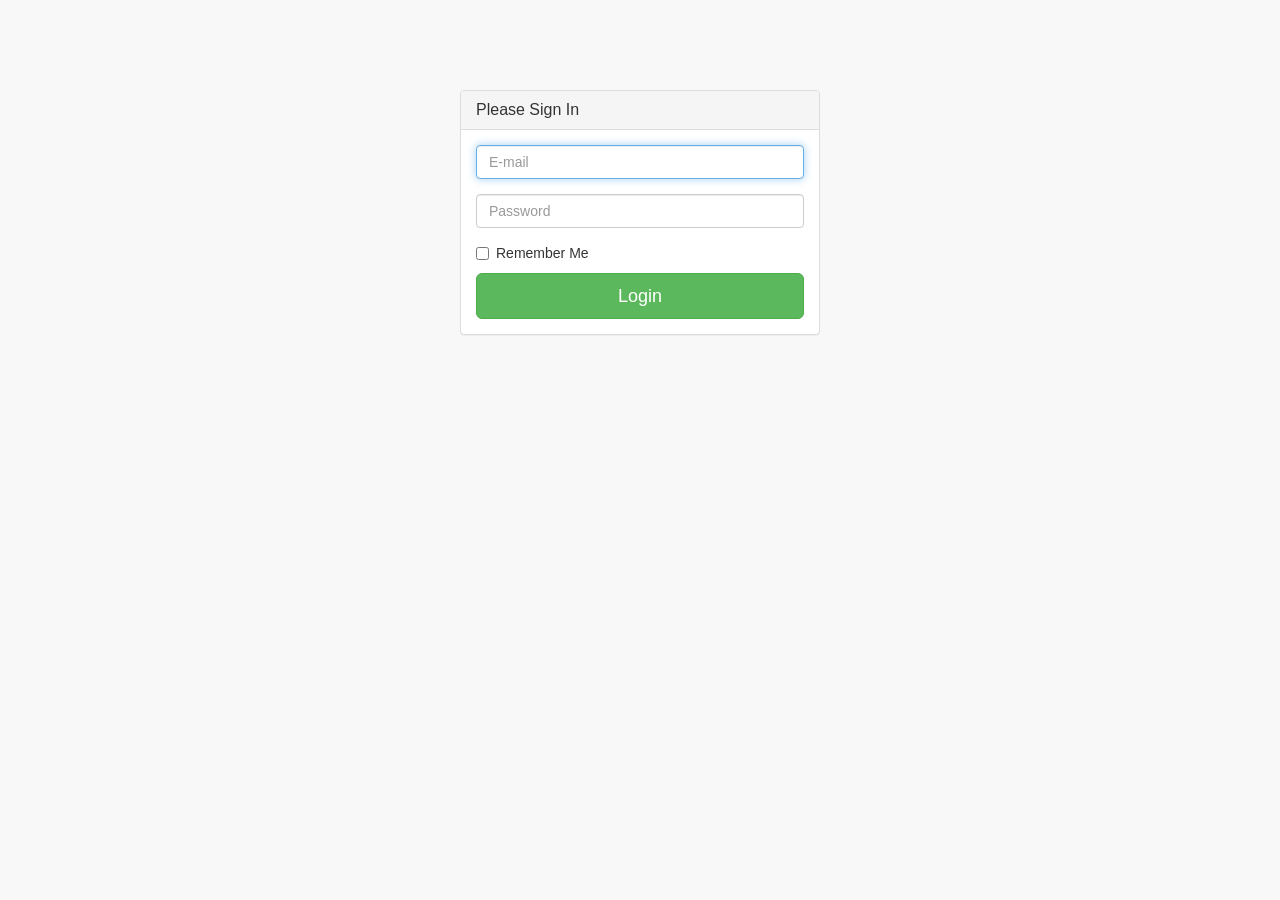
<file: Nueva carpeta/login1.html>
<!DOCTYPE html>
<html lang="en">

<head>

    <meta charset="utf-8">
    <meta http-equiv="X-UA-Compatible" content="IE=edge">
    <meta name="viewport" content="width=device-width, initial-scale=1">
    <meta name="description" content="">
    <meta name="author" content="">

    <title>SB Admin 2 - Bootstrap Admin Theme</title>

    <!-- Bootstrap Core CSS -->
    <link href="../vendor/bootstrap/css/bootstrap.min.css" rel="stylesheet">

    <!-- MetisMenu CSS -->
    <link href="../vendor/metisMenu/metisMenu.min.css" rel="stylesheet">

    <!-- Custom CSS -->
    <link href="../dist/css/sb-admin-2.css" rel="stylesheet">

    <!-- Custom Fonts -->
    <link href="../vendor/font-awesome/css/font-awesome.min.css" rel="stylesheet" type="text/css">

    </head>

<body>

    <div class="container">
        <div class="row">
            <div class="col-md-4 col-md-offset-4">
                <div class="login-panel panel panel-default">
                    <div class="panel-heading">
                        <h3 class="panel-title">Please Sign In</h3>
                    </div>
                    <div class="panel-body">
                        <form method="post" action="index.html">
                            <fieldset>
                                <div class="form-group">
                                    <input class="form-control" placeholder="E-mail" name="email" type="email" autofocus>
                                </div>
                                <div class="form-group">
                                    <input class="form-control" placeholder="Password" name="password" type="password" value="">
                                </div>
                                <div class="checkbox">
                                    <label>
                                        <input name="remember" type="checkbox" value="Remember Me">Remember Me
                                    </label>
                                </div>
                                <!-- Change this to a button or input when using this as a form -->
                                <a href="home.php" class="btn btn-lg btn-success btn-block">Login</a>
                            </fieldset>
                        </form>
                    </div>
                </div>
            </div>
        </div>
    </div>

    <!-- jQuery -->
    <script src="../vendor/jquery/jquery.min.js"></script>

    <!-- Bootstrap Core JavaScript -->
    <script src="../vendor/bootstrap/js/bootstrap.min.js"></script>

    <!-- Metis Menu Plugin JavaScript -->
    <script src="../vendor/metisMenu/metisMenu.min.js"></script>

    <!-- Custom Theme JavaScript -->
    <script src="../dist/js/sb-admin-2.js"></script>

</body>

</html>
</file>
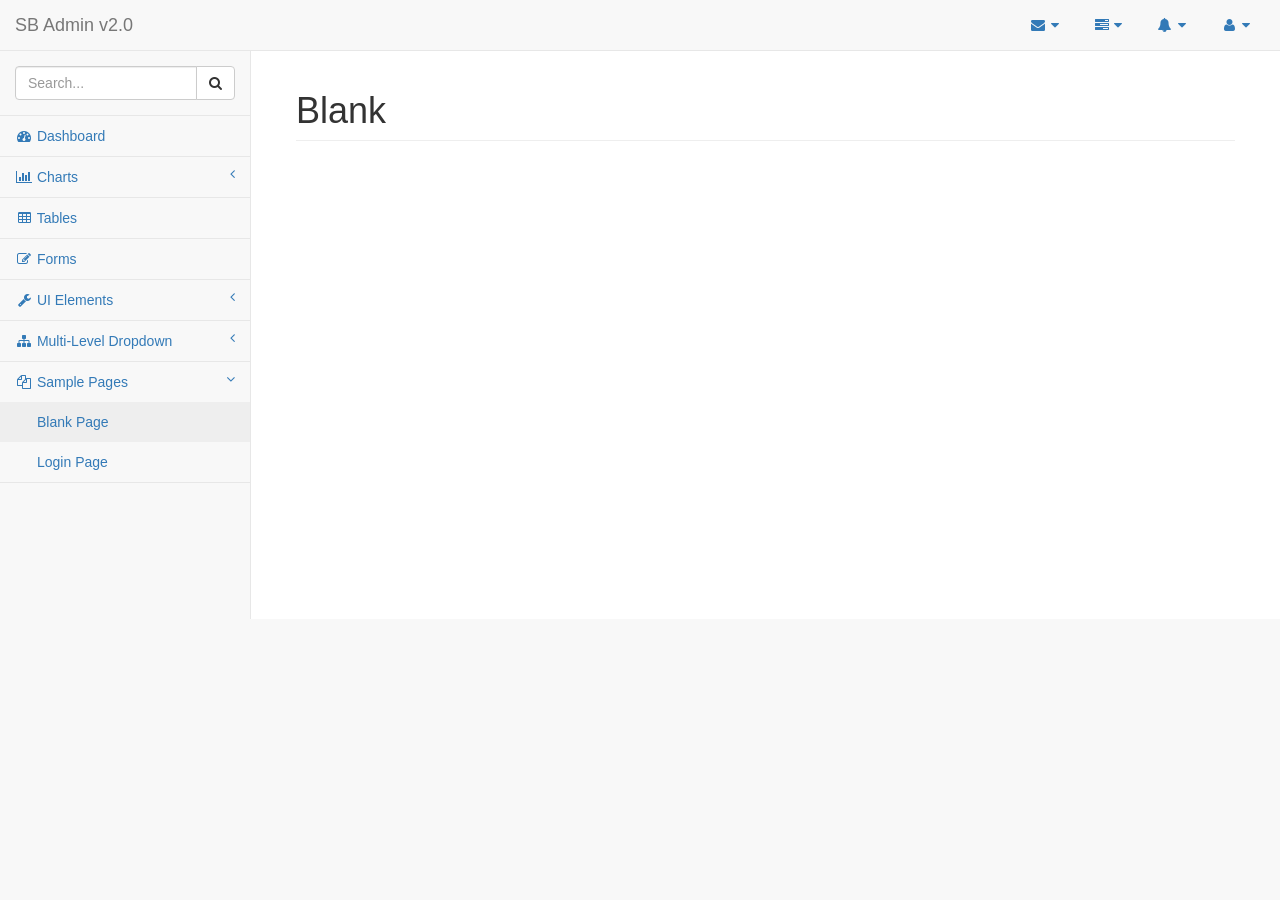
<file: pages/blank.html>
<!DOCTYPE html>
<html lang="en">

<head>

    <meta charset="utf-8">
    <meta http-equiv="X-UA-Compatible" content="IE=edge">
    <meta name="viewport" content="width=device-width, initial-scale=1">
    <meta name="description" content="">
    <meta name="author" content="">

    <title>SB Admin 2 - Bootstrap Admin Theme</title>

    <!-- Bootstrap Core CSS -->
    <link href="../vendor/bootstrap/css/bootstrap.min.css" rel="stylesheet">

    <!-- MetisMenu CSS -->
    <link href="../vendor/metisMenu/metisMenu.min.css" rel="stylesheet">

    <!-- Custom CSS -->
    <link href="../dist/css/sb-admin-2.css" rel="stylesheet">

    <!-- Custom Fonts -->
    <link href="../vendor/font-awesome/css/font-awesome.min.css" rel="stylesheet" type="text/css">

    <!-- HTML5 Shim and Respond.js IE8 support of HTML5 elements and media queries -->
    <!-- WARNING: Respond.js doesn't work if you view the page via file:// -->
    <!--[if lt IE 9]>
        <script src="https://oss.maxcdn.com/libs/html5shiv/3.7.0/html5shiv.js"></script>
        <script src="https://oss.maxcdn.com/libs/respond.js/1.4.2/respond.min.js"></script>
    <![endif]-->

</head>

<body>

    <div id="wrapper">

        <!-- Navigation -->
        <nav class="navbar navbar-default navbar-static-top" role="navigation" style="margin-bottom: 0">
            <div class="navbar-header">
                <button type="button" class="navbar-toggle" data-toggle="collapse" data-target=".navbar-collapse">
                    <span class="sr-only">Toggle navigation</span>
                    <span class="icon-bar"></span>
                    <span class="icon-bar"></span>
                    <span class="icon-bar"></span>
                </button>
                <a class="navbar-brand" href="index.html">SB Admin v2.0</a>
            </div>
            <!-- /.navbar-header -->

            <ul class="nav navbar-top-links navbar-right">
                <li class="dropdown">
                    <a class="dropdown-toggle" data-toggle="dropdown" href="#">
                        <i class="fa fa-envelope fa-fw"></i> <i class="fa fa-caret-down"></i>
                    </a>
                    <ul class="dropdown-menu dropdown-messages">
                        <li>
                            <a href="#">
                                <div>
                                    <strong>John Smith</strong>
                                    <span class="pull-right text-muted">
                                        <em>Yesterday</em>
                                    </span>
                                </div>
                                <div>Lorem ipsum dolor sit amet, consectetur adipiscing elit. Pellentesque eleifend...</div>
                            </a>
                        </li>
                        <li class="divider"></li>
                        <li>
                            <a href="#">
                                <div>
                                    <strong>John Smith</strong>
                                    <span class="pull-right text-muted">
                                        <em>Yesterday</em>
                                    </span>
                                </div>
                                <div>Lorem ipsum dolor sit amet, consectetur adipiscing elit. Pellentesque eleifend...</div>
                            </a>
                        </li>
                        <li class="divider"></li>
                        <li>
                            <a href="#">
                                <div>
                                    <strong>John Smith</strong>
                                    <span class="pull-right text-muted">
                                        <em>Yesterday</em>
                                    </span>
                                </div>
                                <div>Lorem ipsum dolor sit amet, consectetur adipiscing elit. Pellentesque eleifend...</div>
                            </a>
                        </li>
                        <li class="divider"></li>
                        <li>
                            <a class="text-center" href="#">
                                <strong>Read All Messages</strong>
                                <i class="fa fa-angle-right"></i>
                            </a>
                        </li>
                    </ul>
                    <!-- /.dropdown-messages -->
                </li>
                <!-- /.dropdown -->
                <li class="dropdown">
                    <a class="dropdown-toggle" data-toggle="dropdown" href="#">
                        <i class="fa fa-tasks fa-fw"></i> <i class="fa fa-caret-down"></i>
                    </a>
                    <ul class="dropdown-menu dropdown-tasks">
                        <li>
                            <a href="#">
                                <div>
                                    <p>
                                        <strong>Task 1</strong>
                                        <span class="pull-right text-muted">40% Complete</span>
                                    </p>
                                    <div class="progress progress-striped active">
                                        <div class="progress-bar progress-bar-success" role="progressbar" aria-valuenow="40" aria-valuemin="0" aria-valuemax="100" style="width: 40%">
                                            <span class="sr-only">40% Complete (success)</span>
                                        </div>
                                    </div>
                                </div>
                            </a>
                        </li>
                        <li class="divider"></li>
                        <li>
                            <a href="#">
                                <div>
                                    <p>
                                        <strong>Task 2</strong>
                                        <span class="pull-right text-muted">20% Complete</span>
                                    </p>
                                    <div class="progress progress-striped active">
                                        <div class="progress-bar progress-bar-info" role="progressbar" aria-valuenow="20" aria-valuemin="0" aria-valuemax="100" style="width: 20%">
                                            <span class="sr-only">20% Complete</span>
                                        </div>
                                    </div>
                                </div>
                            </a>
                        </li>
                        <li class="divider"></li>
                        <li>
                            <a href="#">
                                <div>
                                    <p>
                                        <strong>Task 3</strong>
                                        <span class="pull-right text-muted">60% Complete</span>
                                    </p>
                                    <div class="progress progress-striped active">
                                        <div class="progress-bar progress-bar-warning" role="progressbar" aria-valuenow="60" aria-valuemin="0" aria-valuemax="100" style="width: 60%">
                                            <span class="sr-only">60% Complete (warning)</span>
                                        </div>
                                    </div>
                                </div>
                            </a>
                        </li>
                        <li class="divider"></li>
                        <li>
                            <a href="#">
                                <div>
                                    <p>
                                        <strong>Task 4</strong>
                                        <span class="pull-right text-muted">80% Complete</span>
                                    </p>
                                    <div class="progress progress-striped active">
                                        <div class="progress-bar progress-bar-danger" role="progressbar" aria-valuenow="80" aria-valuemin="0" aria-valuemax="100" style="width: 80%">
                                            <span class="sr-only">80% Complete (danger)</span>
                                        </div>
                                    </div>
                                </div>
                            </a>
                        </li>
                        <li class="divider"></li>
                        <li>
                            <a class="text-center" href="#">
                                <strong>See All Tasks</strong>
                                <i class="fa fa-angle-right"></i>
                            </a>
                        </li>
                    </ul>
                    <!-- /.dropdown-tasks -->
                </li>
                <!-- /.dropdown -->
                <li class="dropdown">
                    <a class="dropdown-toggle" data-toggle="dropdown" href="#">
                        <i class="fa fa-bell fa-fw"></i> <i class="fa fa-caret-down"></i>
                    </a>
                    <ul class="dropdown-menu dropdown-alerts">
                        <li>
                            <a href="#">
                                <div>
                                    <i class="fa fa-comment fa-fw"></i> New Comment
                                    <span class="pull-right text-muted small">4 minutes ago</span>
                                </div>
                            </a>
                        </li>
                        <li class="divider"></li>
                        <li>
                            <a href="#">
                                <div>
                                    <i class="fa fa-twitter fa-fw"></i> 3 New Followers
                                    <span class="pull-right text-muted small">12 minutes ago</span>
                                </div>
                            </a>
                        </li>
                        <li class="divider"></li>
                        <li>
                            <a href="#">
                                <div>
                                    <i class="fa fa-envelope fa-fw"></i> Message Sent
                                    <span class="pull-right text-muted small">4 minutes ago</span>
                                </div>
                            </a>
                        </li>
                        <li class="divider"></li>
                        <li>
                            <a href="#">
                                <div>
                                    <i class="fa fa-tasks fa-fw"></i> New Task
                                    <span class="pull-right text-muted small">4 minutes ago</span>
                                </div>
                            </a>
                        </li>
                        <li class="divider"></li>
                        <li>
                            <a href="#">
                                <div>
                                    <i class="fa fa-upload fa-fw"></i> Server Rebooted
                                    <span class="pull-right text-muted small">4 minutes ago</span>
                                </div>
                            </a>
                        </li>
                        <li class="divider"></li>
                        <li>
                            <a class="text-center" href="#">
                                <strong>See All Alerts</strong>
                                <i class="fa fa-angle-right"></i>
                            </a>
                        </li>
                    </ul>
                    <!-- /.dropdown-alerts -->
                </li>
                <!-- /.dropdown -->
                <li class="dropdown">
                    <a class="dropdown-toggle" data-toggle="dropdown" href="#">
                        <i class="fa fa-user fa-fw"></i> <i class="fa fa-caret-down"></i>
                    </a>
                    <ul class="dropdown-menu dropdown-user">
                        <li><a href="#"><i class="fa fa-user fa-fw"></i> User Profile</a>
                        </li>
                        <li><a href="#"><i class="fa fa-gear fa-fw"></i> Settings</a>
                        </li>
                        <li class="divider"></li>
                        <li><a href="login.html"><i class="fa fa-sign-out fa-fw"></i> Logout</a>
                        </li>
                    </ul>
                    <!-- /.dropdown-user -->
                </li>
                <!-- /.dropdown -->
            </ul>
            <!-- /.navbar-top-links -->

            <div class="navbar-default sidebar" role="navigation">
                <div class="sidebar-nav navbar-collapse">
                    <ul class="nav" id="side-menu">
                        <li class="sidebar-search">
                            <div class="input-group custom-search-form">
                                <input type="text" class="form-control" placeholder="Search...">
                                <span class="input-group-btn">
                                    <button class="btn btn-default" type="button">
                                        <i class="fa fa-search"></i>
                                    </button>
                                </span>
                            </div>
                            <!-- /input-group -->
                        </li>
                        <li>
                            <a href="index.html"><i class="fa fa-dashboard fa-fw"></i> Dashboard</a>
                        </li>
                        <li>
                            <a href="#"><i class="fa fa-bar-chart-o fa-fw"></i> Charts<span class="fa arrow"></span></a>
                            <ul class="nav nav-second-level">
                                <li>
                                    <a href="flot.html">Flot Charts</a>
                                </li>
                                <li>
                                    <a href="morris.html">Morris.js Charts</a>
                                </li>
                            </ul>
                            <!-- /.nav-second-level -->
                        </li>
                        <li>
                            <a href="tables.html"><i class="fa fa-table fa-fw"></i> Tables</a>
                        </li>
                        <li>
                            <a href="forms.html"><i class="fa fa-edit fa-fw"></i> Forms</a>
                        </li>
                        <li>
                            <a href="#"><i class="fa fa-wrench fa-fw"></i> UI Elements<span class="fa arrow"></span></a>
                            <ul class="nav nav-second-level">
                                <li>
                                    <a href="panels-wells.html">Panels and Wells</a>
                                </li>
                                <li>
                                    <a href="buttons.html">Buttons</a>
                                </li>
                                <li>
                                    <a href="notifications.html">Notifications</a>
                                </li>
                                <li>
                                    <a href="typography.html">Typography</a>
                                </li>
                                <li>
                                    <a href="icons.html"> Icons</a>
                                </li>
                                <li>
                                    <a href="grid.html">Grid</a>
                                </li>
                            </ul>
                            <!-- /.nav-second-level -->
                        </li>
                        <li>
                            <a href="#"><i class="fa fa-sitemap fa-fw"></i> Multi-Level Dropdown<span class="fa arrow"></span></a>
                            <ul class="nav nav-second-level">
                                <li>
                                    <a href="#">Second Level Item</a>
                                </li>
                                <li>
                                    <a href="#">Second Level Item</a>
                                </li>
                                <li>
                                    <a href="#">Third Level <span class="fa arrow"></span></a>
                                    <ul class="nav nav-third-level">
                                        <li>
                                            <a href="#">Third Level Item</a>
                                        </li>
                                        <li>
                                            <a href="#">Third Level Item</a>
                                        </li>
                                        <li>
                                            <a href="#">Third Level Item</a>
                                        </li>
                                        <li>
                                            <a href="#">Third Level Item</a>
                                        </li>
                                    </ul>
                                    <!-- /.nav-third-level -->
                                </li>
                            </ul>
                            <!-- /.nav-second-level -->
                        </li>
                        <li class="active">
                            <a href="#"><i class="fa fa-files-o fa-fw"></i> Sample Pages<span class="fa arrow"></span></a>
                            <ul class="nav nav-second-level">
                                <li>
                                    <a class="active" href="blank.html">Blank Page</a>
                                </li>
                                <li>
                                    <a href="login.html">Login Page</a>
                                </li>
                            </ul>
                            <!-- /.nav-second-level -->
                        </li>
                    </ul>
                </div>
                <!-- /.sidebar-collapse -->
            </div>
            <!-- /.navbar-static-side -->
        </nav>

        <!-- Page Content -->
        <div id="page-wrapper">
            <div class="container-fluid">
                <div class="row">
                    <div class="col-lg-12">
                        <h1 class="page-header">Blank</h1>
                    </div>
                    <!-- /.col-lg-12 -->
                </div>
                <!-- /.row -->
            </div>
            <!-- /.container-fluid -->
        </div>
        <!-- /#page-wrapper -->

    </div>
    <!-- /#wrapper -->

    <!-- jQuery -->
    <script src="../vendor/jquery/jquery.min.js"></script>

    <!-- Bootstrap Core JavaScript -->
    <script src="../vendor/bootstrap/js/bootstrap.min.js"></script>

    <!-- Metis Menu Plugin JavaScript -->
    <script src="../vendor/metisMenu/metisMenu.min.js"></script>

    <!-- Custom Theme JavaScript -->
    <script src="../dist/js/sb-admin-2.js"></script>

</body>

</html>
</file>
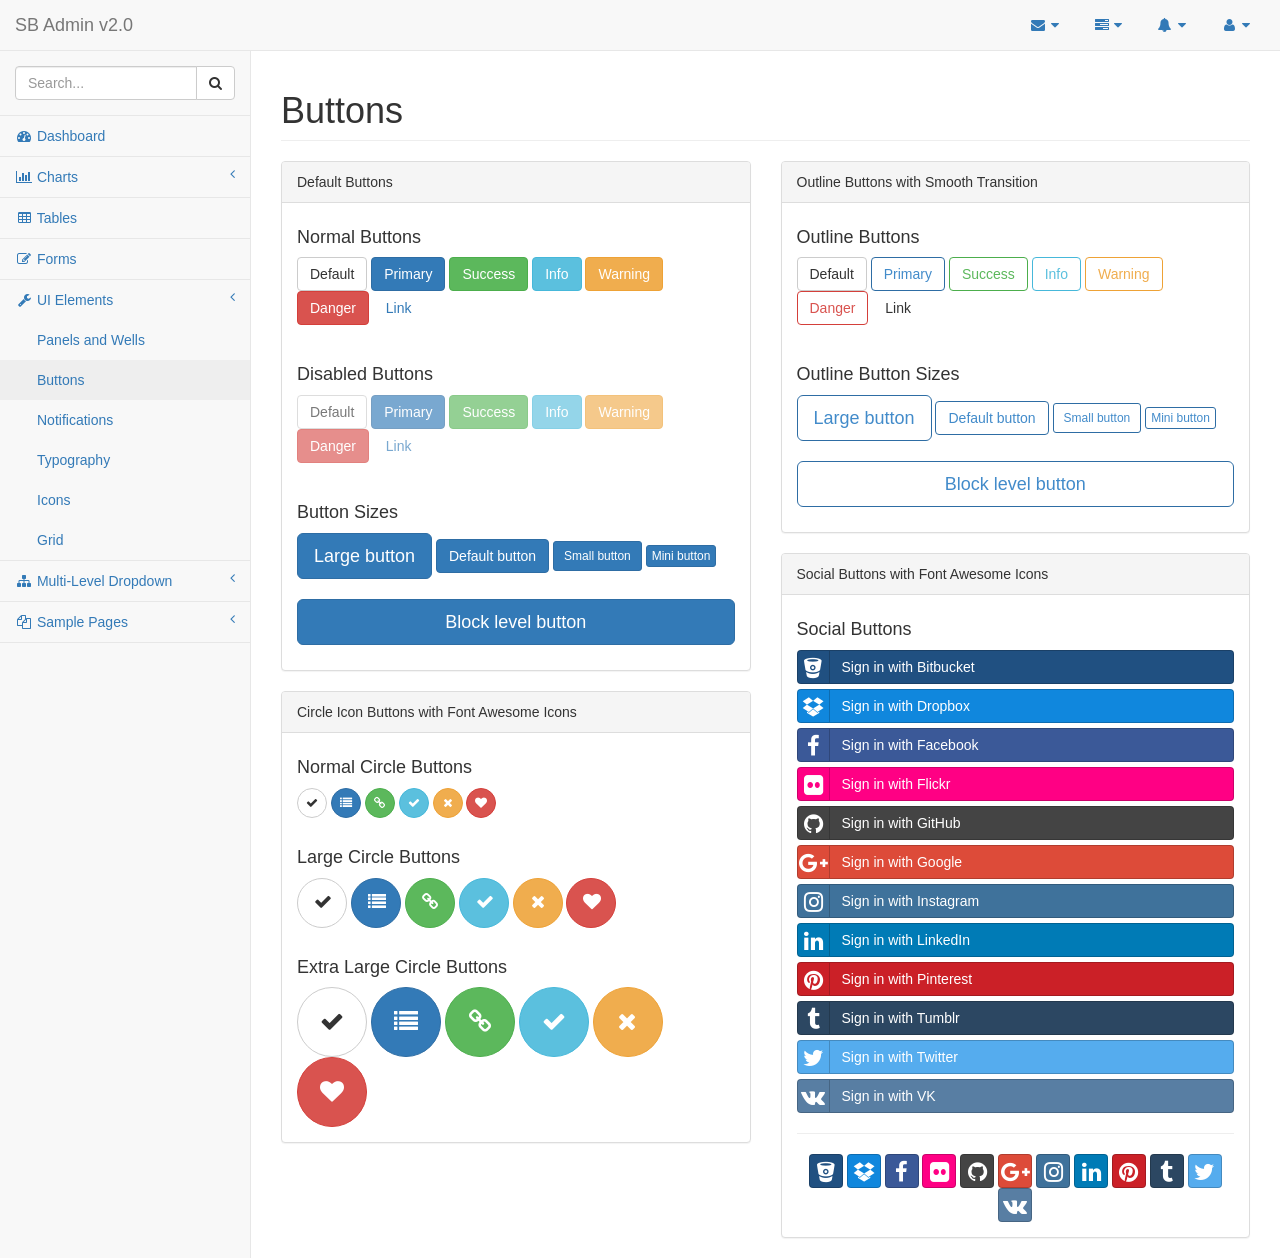
<file: pages/buttons.html>
<!DOCTYPE html>
<html lang="en">

<head>

    <meta charset="utf-8">
    <meta http-equiv="X-UA-Compatible" content="IE=edge">
    <meta name="viewport" content="width=device-width, initial-scale=1">
    <meta name="description" content="">
    <meta name="author" content="">

    <title>SB Admin 2 - Bootstrap Admin Theme</title>

    <!-- Bootstrap Core CSS -->
    <link href="../vendor/bootstrap/css/bootstrap.min.css" rel="stylesheet">

    <!-- MetisMenu CSS -->
    <link href="../vendor/metisMenu/metisMenu.min.css" rel="stylesheet">

    <!-- Social Buttons CSS -->
    <link href="../vendor/bootstrap-social/bootstrap-social.css" rel="stylesheet">

    <!-- Custom CSS -->
    <link href="../dist/css/sb-admin-2.css" rel="stylesheet">

    <!-- Custom Fonts -->
    <link href="../vendor/font-awesome/css/font-awesome.min.css" rel="stylesheet" type="text/css">

    <!-- HTML5 Shim and Respond.js IE8 support of HTML5 elements and media queries -->
    <!-- WARNING: Respond.js doesn't work if you view the page via file:// -->
    <!--[if lt IE 9]>
        <script src="https://oss.maxcdn.com/libs/html5shiv/3.7.0/html5shiv.js"></script>
        <script src="https://oss.maxcdn.com/libs/respond.js/1.4.2/respond.min.js"></script>
    <![endif]-->

</head>

<body>

    <div id="wrapper">

        <!-- Navigation -->
        <nav class="navbar navbar-default navbar-static-top" role="navigation" style="margin-bottom: 0">
            <div class="navbar-header">
                <button type="button" class="navbar-toggle" data-toggle="collapse" data-target=".navbar-collapse">
                    <span class="sr-only">Toggle navigation</span>
                    <span class="icon-bar"></span>
                    <span class="icon-bar"></span>
                    <span class="icon-bar"></span>
                </button>
                <a class="navbar-brand" href="index.html">SB Admin v2.0</a>
            </div>
            <!-- /.navbar-header -->

            <ul class="nav navbar-top-links navbar-right">
                <li class="dropdown">
                    <a class="dropdown-toggle" data-toggle="dropdown" href="#">
                        <i class="fa fa-envelope fa-fw"></i> <i class="fa fa-caret-down"></i>
                    </a>
                    <ul class="dropdown-menu dropdown-messages">
                        <li>
                            <a href="#">
                                <div>
                                    <strong>John Smith</strong>
                                    <span class="pull-right text-muted">
                                        <em>Yesterday</em>
                                    </span>
                                </div>
                                <div>Lorem ipsum dolor sit amet, consectetur adipiscing elit. Pellentesque eleifend...</div>
                            </a>
                        </li>
                        <li class="divider"></li>
                        <li>
                            <a href="#">
                                <div>
                                    <strong>John Smith</strong>
                                    <span class="pull-right text-muted">
                                        <em>Yesterday</em>
                                    </span>
                                </div>
                                <div>Lorem ipsum dolor sit amet, consectetur adipiscing elit. Pellentesque eleifend...</div>
                            </a>
                        </li>
                        <li class="divider"></li>
                        <li>
                            <a href="#">
                                <div>
                                    <strong>John Smith</strong>
                                    <span class="pull-right text-muted">
                                        <em>Yesterday</em>
                                    </span>
                                </div>
                                <div>Lorem ipsum dolor sit amet, consectetur adipiscing elit. Pellentesque eleifend...</div>
                            </a>
                        </li>
                        <li class="divider"></li>
                        <li>
                            <a class="text-center" href="#">
                                <strong>Read All Messages</strong>
                                <i class="fa fa-angle-right"></i>
                            </a>
                        </li>
                    </ul>
                    <!-- /.dropdown-messages -->
                </li>
                <!-- /.dropdown -->
                <li class="dropdown">
                    <a class="dropdown-toggle" data-toggle="dropdown" href="#">
                        <i class="fa fa-tasks fa-fw"></i> <i class="fa fa-caret-down"></i>
                    </a>
                    <ul class="dropdown-menu dropdown-tasks">
                        <li>
                            <a href="#">
                                <div>
                                    <p>
                                        <strong>Task 1</strong>
                                        <span class="pull-right text-muted">40% Complete</span>
                                    </p>
                                    <div class="progress progress-striped active">
                                        <div class="progress-bar progress-bar-success" role="progressbar" aria-valuenow="40" aria-valuemin="0" aria-valuemax="100" style="width: 40%">
                                            <span class="sr-only">40% Complete (success)</span>
                                        </div>
                                    </div>
                                </div>
                            </a>
                        </li>
                        <li class="divider"></li>
                        <li>
                            <a href="#">
                                <div>
                                    <p>
                                        <strong>Task 2</strong>
                                        <span class="pull-right text-muted">20% Complete</span>
                                    </p>
                                    <div class="progress progress-striped active">
                                        <div class="progress-bar progress-bar-info" role="progressbar" aria-valuenow="20" aria-valuemin="0" aria-valuemax="100" style="width: 20%">
                                            <span class="sr-only">20% Complete</span>
                                        </div>
                                    </div>
                                </div>
                            </a>
                        </li>
                        <li class="divider"></li>
                        <li>
                            <a href="#">
                                <div>
                                    <p>
                                        <strong>Task 3</strong>
                                        <span class="pull-right text-muted">60% Complete</span>
                                    </p>
                                    <div class="progress progress-striped active">
                                        <div class="progress-bar progress-bar-warning" role="progressbar" aria-valuenow="60" aria-valuemin="0" aria-valuemax="100" style="width: 60%">
                                            <span class="sr-only">60% Complete (warning)</span>
                                        </div>
                                    </div>
                                </div>
                            </a>
                        </li>
                        <li class="divider"></li>
                        <li>
                            <a href="#">
                                <div>
                                    <p>
                                        <strong>Task 4</strong>
                                        <span class="pull-right text-muted">80% Complete</span>
                                    </p>
                                    <div class="progress progress-striped active">
                                        <div class="progress-bar progress-bar-danger" role="progressbar" aria-valuenow="80" aria-valuemin="0" aria-valuemax="100" style="width: 80%">
                                            <span class="sr-only">80% Complete (danger)</span>
                                        </div>
                                    </div>
                                </div>
                            </a>
                        </li>
                        <li class="divider"></li>
                        <li>
                            <a class="text-center" href="#">
                                <strong>See All Tasks</strong>
                                <i class="fa fa-angle-right"></i>
                            </a>
                        </li>
                    </ul>
                    <!-- /.dropdown-tasks -->
                </li>
                <!-- /.dropdown -->
                <li class="dropdown">
                    <a class="dropdown-toggle" data-toggle="dropdown" href="#">
                        <i class="fa fa-bell fa-fw"></i> <i class="fa fa-caret-down"></i>
                    </a>
                    <ul class="dropdown-menu dropdown-alerts">
                        <li>
                            <a href="#">
                                <div>
                                    <i class="fa fa-comment fa-fw"></i> New Comment
                                    <span class="pull-right text-muted small">4 minutes ago</span>
                                </div>
                            </a>
                        </li>
                        <li class="divider"></li>
                        <li>
                            <a href="#">
                                <div>
                                    <i class="fa fa-twitter fa-fw"></i> 3 New Followers
                                    <span class="pull-right text-muted small">12 minutes ago</span>
                                </div>
                            </a>
                        </li>
                        <li class="divider"></li>
                        <li>
                            <a href="#">
                                <div>
                                    <i class="fa fa-envelope fa-fw"></i> Message Sent
                                    <span class="pull-right text-muted small">4 minutes ago</span>
                                </div>
                            </a>
                        </li>
                        <li class="divider"></li>
                        <li>
                            <a href="#">
                                <div>
                                    <i class="fa fa-tasks fa-fw"></i> New Task
                                    <span class="pull-right text-muted small">4 minutes ago</span>
                                </div>
                            </a>
                        </li>
                        <li class="divider"></li>
                        <li>
                            <a href="#">
                                <div>
                                    <i class="fa fa-upload fa-fw"></i> Server Rebooted
                                    <span class="pull-right text-muted small">4 minutes ago</span>
                                </div>
                            </a>
                        </li>
                        <li class="divider"></li>
                        <li>
                            <a class="text-center" href="#">
                                <strong>See All Alerts</strong>
                                <i class="fa fa-angle-right"></i>
                            </a>
                        </li>
                    </ul>
                    <!-- /.dropdown-alerts -->
                </li>
                <!-- /.dropdown -->
                <li class="dropdown">
                    <a class="dropdown-toggle" data-toggle="dropdown" href="#">
                        <i class="fa fa-user fa-fw"></i> <i class="fa fa-caret-down"></i>
                    </a>
                    <ul class="dropdown-menu dropdown-user">
                        <li><a href="#"><i class="fa fa-user fa-fw"></i> User Profile</a>
                        </li>
                        <li><a href="#"><i class="fa fa-gear fa-fw"></i> Settings</a>
                        </li>
                        <li class="divider"></li>
                        <li><a href="login.html"><i class="fa fa-sign-out fa-fw"></i> Logout</a>
                        </li>
                    </ul>
                    <!-- /.dropdown-user -->
                </li>
                <!-- /.dropdown -->
            </ul>
            <!-- /.navbar-top-links -->

            <div class="navbar-default sidebar" role="navigation">
                <div class="sidebar-nav navbar-collapse">
                    <ul class="nav" id="side-menu">
                        <li class="sidebar-search">
                            <div class="input-group custom-search-form">
                                <input type="text" class="form-control" placeholder="Search...">
                                <span class="input-group-btn">
                                <button class="btn btn-default" type="button">
                                    <i class="fa fa-search"></i>
                                </button>
                            </span>
                            </div>
                            <!-- /input-group -->
                        </li>
                        <li>
                            <a href="index.html"><i class="fa fa-dashboard fa-fw"></i> Dashboard</a>
                        </li>
                        <li>
                            <a href="#"><i class="fa fa-bar-chart-o fa-fw"></i> Charts<span class="fa arrow"></span></a>
                            <ul class="nav nav-second-level">
                                <li>
                                    <a href="flot.html">Flot Charts</a>
                                </li>
                                <li>
                                    <a href="morris.html">Morris.js Charts</a>
                                </li>
                            </ul>
                            <!-- /.nav-second-level -->
                        </li>
                        <li>
                            <a href="tables.html"><i class="fa fa-table fa-fw"></i> Tables</a>
                        </li>
                        <li>
                            <a href="forms.html"><i class="fa fa-edit fa-fw"></i> Forms</a>
                        </li>
                        <li>
                            <a href="#"><i class="fa fa-wrench fa-fw"></i> UI Elements<span class="fa arrow"></span></a>
                            <ul class="nav nav-second-level">
                                <li>
                                    <a href="panels-wells.html">Panels and Wells</a>
                                </li>
                                <li>
                                    <a href="buttons.html">Buttons</a>
                                </li>
                                <li>
                                    <a href="notifications.html">Notifications</a>
                                </li>
                                <li>
                                    <a href="typography.html">Typography</a>
                                </li>
                                <li>
                                    <a href="icons.html"> Icons</a>
                                </li>
                                <li>
                                    <a href="grid.html">Grid</a>
                                </li>
                            </ul>
                            <!-- /.nav-second-level -->
                        </li>
                        <li>
                            <a href="#"><i class="fa fa-sitemap fa-fw"></i> Multi-Level Dropdown<span class="fa arrow"></span></a>
                            <ul class="nav nav-second-level">
                                <li>
                                    <a href="#">Second Level Item</a>
                                </li>
                                <li>
                                    <a href="#">Second Level Item</a>
                                </li>
                                <li>
                                    <a href="#">Third Level <span class="fa arrow"></span></a>
                                    <ul class="nav nav-third-level">
                                        <li>
                                            <a href="#">Third Level Item</a>
                                        </li>
                                        <li>
                                            <a href="#">Third Level Item</a>
                                        </li>
                                        <li>
                                            <a href="#">Third Level Item</a>
                                        </li>
                                        <li>
                                            <a href="#">Third Level Item</a>
                                        </li>
                                    </ul>
                                    <!-- /.nav-third-level -->
                                </li>
                            </ul>
                            <!-- /.nav-second-level -->
                        </li>
                        <li>
                            <a href="#"><i class="fa fa-files-o fa-fw"></i> Sample Pages<span class="fa arrow"></span></a>
                            <ul class="nav nav-second-level">
                                <li>
                                    <a href="blank.html">Blank Page</a>
                                </li>
                                <li>
                                    <a href="login.html">Login Page</a>
                                </li>
                            </ul>
                            <!-- /.nav-second-level -->
                        </li>
                    </ul>
                </div>
                <!-- /.sidebar-collapse -->
            </div>
            <!-- /.navbar-static-side -->
        </nav>

        <!-- Page Content -->
        <div id="page-wrapper">
            <div class="row">
                <div class="col-lg-12">
                    <h1 class="page-header">Buttons</h1>
                </div>
                <!-- /.col-lg-12 -->
            </div>
            <!-- /.row -->
            <div class="row">
                <div class="col-lg-6">
                    <div class="panel panel-default">
                        <div class="panel-heading">
                            Default Buttons
                        </div>
                        <!-- /.panel-heading -->
                        <div class="panel-body">
                            <h4>Normal Buttons</h4>
                            <p>
                                <button type="button" class="btn btn-default">Default</button>
                                <button type="button" class="btn btn-primary">Primary</button>
                                <button type="button" class="btn btn-success">Success</button>
                                <button type="button" class="btn btn-info">Info</button>
                                <button type="button" class="btn btn-warning">Warning</button>
                                <button type="button" class="btn btn-danger">Danger</button>
                                <button type="button" class="btn btn-link">Link</button>
                            </p>
                            <br>
                            <h4>Disabled Buttons</h4>
                            <p>
                                <button type="button" class="btn btn-default disabled">Default</button>
                                <button type="button" class="btn btn-primary disabled">Primary</button>
                                <button type="button" class="btn btn-success disabled">Success</button>
                                <button type="button" class="btn btn-info disabled">Info</button>
                                <button type="button" class="btn btn-warning disabled">Warning</button>
                                <button type="button" class="btn btn-danger disabled">Danger</button>
                                <button type="button" class="btn btn-link disabled">Link</button>
                            </p>
                            <br>
                            <h4>Button Sizes</h4>
                            <p>
                                <button type="button" class="btn btn-primary btn-lg">Large button</button>
                                <button type="button" class="btn btn-primary">Default button</button>
                                <button type="button" class="btn btn-primary btn-sm">Small button</button>
                                <button type="button" class="btn btn-primary btn-xs">Mini button</button>
                                <br>
                                <br>
                                <button type="button" class="btn btn-primary btn-lg btn-block">Block level button</button>
                            </p>
                        </div>
                        <!-- /.panel-body -->
                    </div>
                    <!-- /.panel -->
                    <div class="panel panel-default">
                        <div class="panel-heading">
                            Circle Icon Buttons with Font Awesome Icons
                        </div>
                        <!-- /.panel-heading -->
                        <div class="panel-body">
                            <h4>Normal Circle Buttons</h4>
                            <button type="button" class="btn btn-default btn-circle"><i class="fa fa-check"></i>
                            </button>
                            <button type="button" class="btn btn-primary btn-circle"><i class="fa fa-list"></i>
                            </button>
                            <button type="button" class="btn btn-success btn-circle"><i class="fa fa-link"></i>
                            </button>
                            <button type="button" class="btn btn-info btn-circle"><i class="fa fa-check"></i>
                            </button>
                            <button type="button" class="btn btn-warning btn-circle"><i class="fa fa-times"></i>
                            </button>
                            <button type="button" class="btn btn-danger btn-circle"><i class="fa fa-heart"></i>
                            </button>
                            <br>
                            <br>
                            <h4>Large Circle Buttons</h4>
                            <button type="button" class="btn btn-default btn-circle btn-lg"><i class="fa fa-check"></i>
                            </button>
                            <button type="button" class="btn btn-primary btn-circle btn-lg"><i class="fa fa-list"></i>
                            </button>
                            <button type="button" class="btn btn-success btn-circle btn-lg"><i class="fa fa-link"></i>
                            </button>
                            <button type="button" class="btn btn-info btn-circle btn-lg"><i class="fa fa-check"></i>
                            </button>
                            <button type="button" class="btn btn-warning btn-circle btn-lg"><i class="fa fa-times"></i>
                            </button>
                            <button type="button" class="btn btn-danger btn-circle btn-lg"><i class="fa fa-heart"></i>
                            </button>
                            <br>
                            <br>
                            <h4>Extra Large Circle Buttons</h4>
                            <button type="button" class="btn btn-default btn-circle btn-xl"><i class="fa fa-check"></i>
                            </button>
                            <button type="button" class="btn btn-primary btn-circle btn-xl"><i class="fa fa-list"></i>
                            </button>
                            <button type="button" class="btn btn-success btn-circle btn-xl"><i class="fa fa-link"></i>
                            </button>
                            <button type="button" class="btn btn-info btn-circle btn-xl"><i class="fa fa-check"></i>
                            </button>
                            <button type="button" class="btn btn-warning btn-circle btn-xl"><i class="fa fa-times"></i>
                            </button>
                            <button type="button" class="btn btn-danger btn-circle btn-xl"><i class="fa fa-heart"></i>
                            </button>
                        </div>
                        <!-- /.panel-body -->
                    </div>
                    <!-- /.panel -->
                </div>
                <!-- /.col-lg-6 -->
                <div class="col-lg-6">
                    <div class="panel panel-default">
                        <div class="panel-heading">
                            Outline Buttons with Smooth Transition
                        </div>
                        <!-- /.panel-heading -->
                        <div class="panel-body">
                            <h4>Outline Buttons</h4>
                            <p>
                                <button type="button" class="btn btn-outline btn-default">Default</button>
                                <button type="button" class="btn btn-outline btn-primary">Primary</button>
                                <button type="button" class="btn btn-outline btn-success">Success</button>
                                <button type="button" class="btn btn-outline btn-info">Info</button>
                                <button type="button" class="btn btn-outline btn-warning">Warning</button>
                                <button type="button" class="btn btn-outline btn-danger">Danger</button>
                                <button type="button" class="btn btn-outline btn-link">Link</button>
                            </p>
                            <br>
                            <h4>Outline Button Sizes</h4>
                            <p>
                                <button type="button" class="btn btn-outline btn-primary btn-lg">Large button</button>
                                <button type="button" class="btn btn-outline btn-primary">Default button</button>
                                <button type="button" class="btn btn-outline btn-primary btn-sm">Small button</button>
                                <button type="button" class="btn btn-outline btn-primary btn-xs">Mini button</button>
                                <br>
                                <br>
                                <button type="button" class="btn btn-outline btn-primary btn-lg btn-block">Block level button</button>
                            </p>
                        </div>
                        <!-- /.panel-body -->
                    </div>
                    <!-- /.panel -->
                    <div class="panel panel-default">
                        <div class="panel-heading">
                            Social Buttons with Font Awesome Icons
                        </div>
                        <!-- /.panel-heading -->
                        <div class="panel-body">
                            <h4>Social Buttons</h4>
                            <a class="btn btn-block btn-social btn-bitbucket">
                                <i class="fa fa-bitbucket"></i> Sign in with Bitbucket
                            </a>
                            <a class="btn btn-block btn-social btn-dropbox">
                                <i class="fa fa-dropbox"></i> Sign in with Dropbox
                            </a>
                            <a class="btn btn-block btn-social btn-facebook">
                                <i class="fa fa-facebook"></i> Sign in with Facebook
                            </a>
                            <a class="btn btn-block btn-social btn-flickr">
                                <i class="fa fa-flickr"></i> Sign in with Flickr
                            </a>
                            <a class="btn btn-block btn-social btn-github">
                                <i class="fa fa-github"></i> Sign in with GitHub
                            </a>
                            <a class="btn btn-block btn-social btn-google-plus">
                                <i class="fa fa-google-plus"></i> Sign in with Google
                            </a>
                            <a class="btn btn-block btn-social btn-instagram">
                                <i class="fa fa-instagram"></i> Sign in with Instagram
                            </a>
                            <a class="btn btn-block btn-social btn-linkedin">
                                <i class="fa fa-linkedin"></i> Sign in with LinkedIn
                            </a>
                            <a class="btn btn-block btn-social btn-pinterest">
                                <i class="fa fa-pinterest"></i> Sign in with Pinterest
                            </a>
                            <a class="btn btn-block btn-social btn-tumblr">
                                <i class="fa fa-tumblr"></i> Sign in with Tumblr
                            </a>
                            <a class="btn btn-block btn-social btn-twitter">
                                <i class="fa fa-twitter"></i> Sign in with Twitter
                            </a>
                            <a class="btn btn-block btn-social btn-vk">
                                <i class="fa fa-vk"></i> Sign in with VK
                            </a>

                            <hr>

                            <div class="text-center">
                                <a class="btn btn-social-icon btn-bitbucket"><i class="fa fa-bitbucket"></i></a>
                                <a class="btn btn-social-icon btn-dropbox"><i class="fa fa-dropbox"></i></a>
                                <a class="btn btn-social-icon btn-facebook"><i class="fa fa-facebook"></i></a>
                                <a class="btn btn-social-icon btn-flickr"><i class="fa fa-flickr"></i></a>
                                <a class="btn btn-social-icon btn-github"><i class="fa fa-github"></i></a>
                                <a class="btn btn-social-icon btn-google-plus"><i class="fa fa-google-plus"></i></a>
                                <a class="btn btn-social-icon btn-instagram"><i class="fa fa-instagram"></i></a>
                                <a class="btn btn-social-icon btn-linkedin"><i class="fa fa-linkedin"></i></a>
                                <a class="btn btn-social-icon btn-pinterest"><i class="fa fa-pinterest"></i></a>
                                <a class="btn btn-social-icon btn-tumblr"><i class="fa fa-tumblr"></i></a>
                                <a class="btn btn-social-icon btn-twitter"><i class="fa fa-twitter"></i></a>
                                <a class="btn btn-social-icon btn-vk"><i class="fa fa-vk"></i></a>
                            </div>
                        </div>
                        <!-- /.panel-body -->
                    </div>
                    <!-- /.panel -->
                </div>
                <!-- /.col-lg-6 -->
            </div>
            <!-- /.row -->
        </div>
        <!-- /#page-wrapper -->

    </div>
    <!-- /#wrapper -->

    <!-- jQuery -->
    <script src="../vendor/jquery/jquery.min.js"></script>

    <!-- Bootstrap Core JavaScript -->
    <script src="../vendor/bootstrap/js/bootstrap.min.js"></script>

    <!-- Metis Menu Plugin JavaScript -->
    <script src="../vendor/metisMenu/metisMenu.min.js"></script>

    <!-- Custom Theme JavaScript -->
    <script src="../dist/js/sb-admin-2.js"></script>

</body>

</html>
</file>
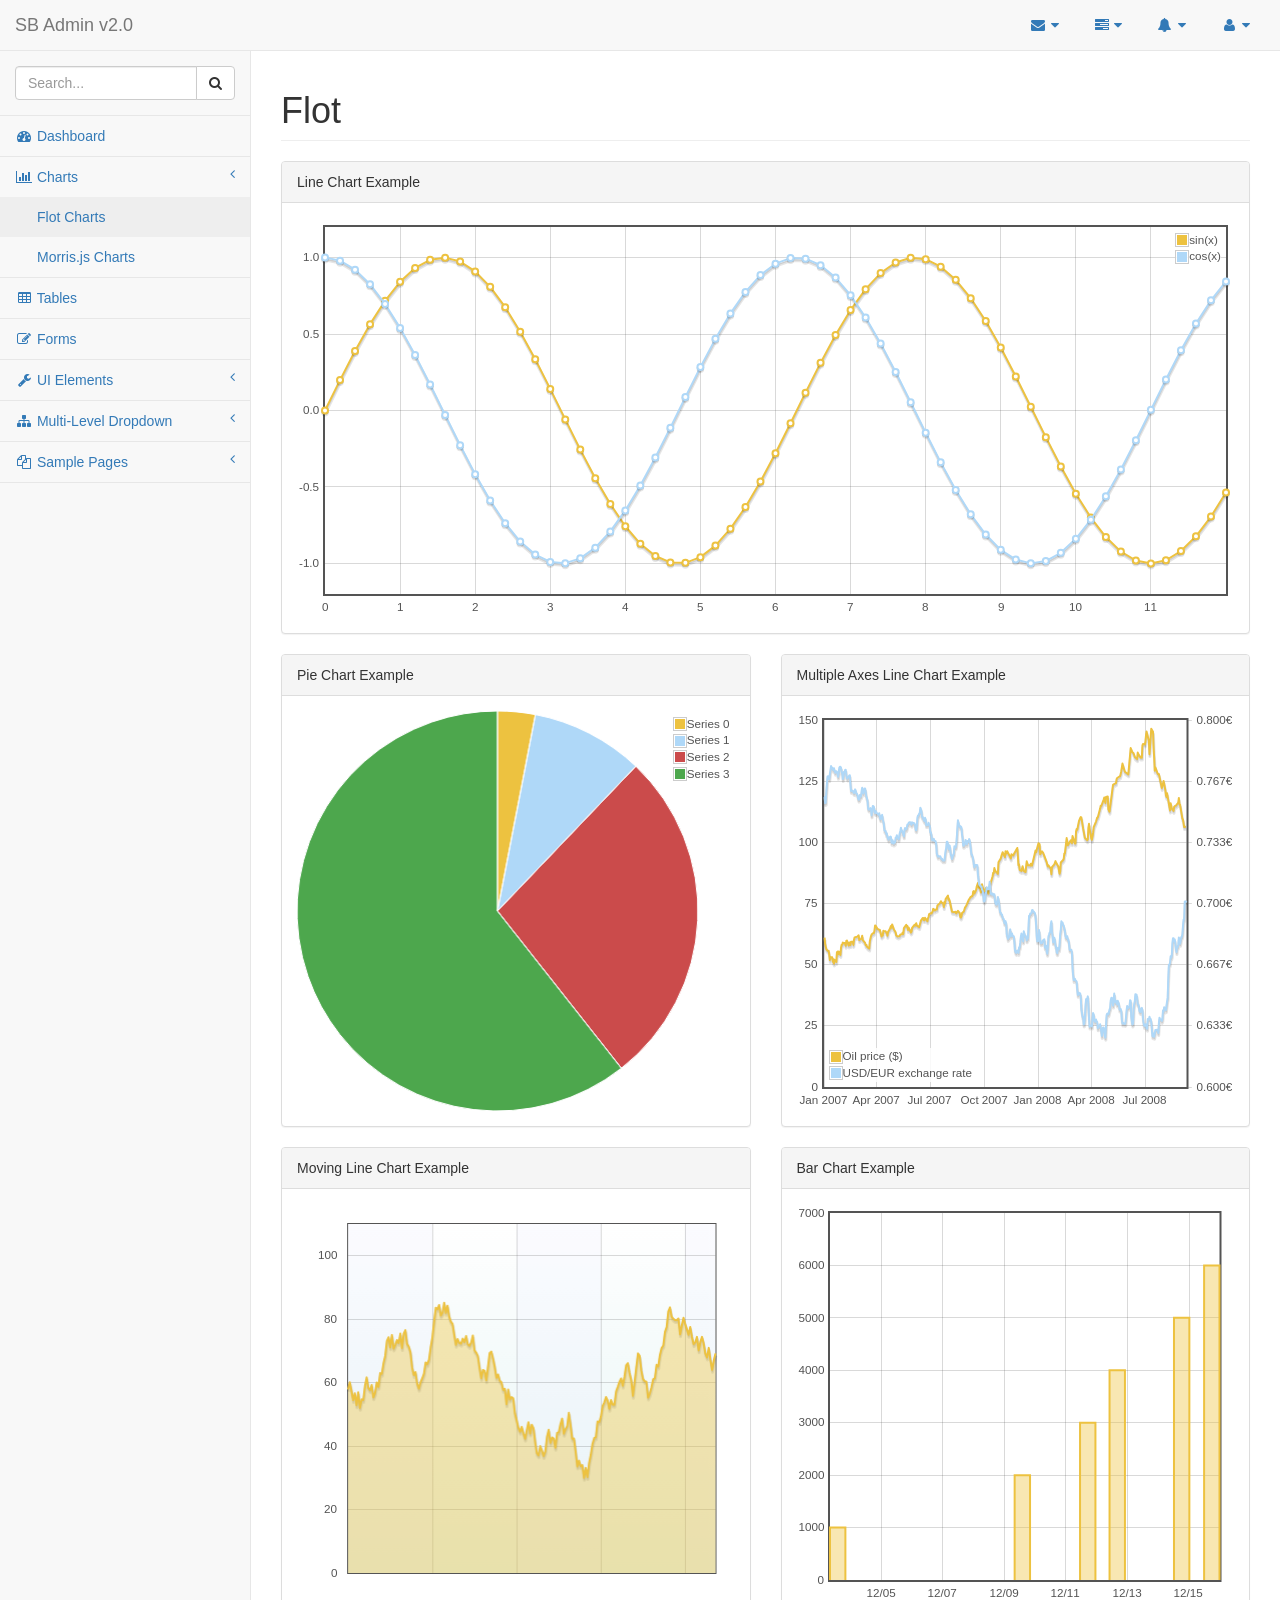
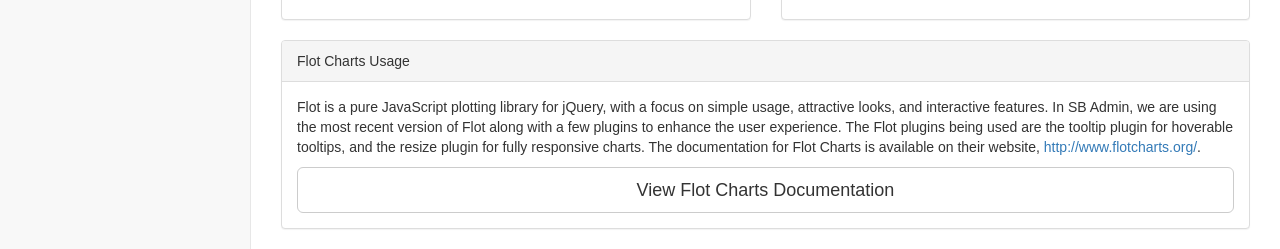
<file: pages/flot.html>
<!DOCTYPE html>
<html lang="en">

<head>

    <meta charset="utf-8">
    <meta http-equiv="X-UA-Compatible" content="IE=edge">
    <meta name="viewport" content="width=device-width, initial-scale=1">
    <meta name="description" content="">
    <meta name="author" content="">

    <title>SB Admin 2 - Bootstrap Admin Theme</title>

    <!-- Bootstrap Core CSS -->
    <link href="../vendor/bootstrap/css/bootstrap.min.css" rel="stylesheet">

    <!-- MetisMenu CSS -->
    <link href="../vendor/metisMenu/metisMenu.min.css" rel="stylesheet">

    <!-- Custom CSS -->
    <link href="../dist/css/sb-admin-2.css" rel="stylesheet">

    <!-- Morris Charts CSS -->
    <link href="../vendor/morrisjs/morris.css" rel="stylesheet">

    <!-- Custom Fonts -->
    <link href="../vendor/font-awesome/css/font-awesome.min.css" rel="stylesheet" type="text/css">

    <!-- HTML5 Shim and Respond.js IE8 support of HTML5 elements and media queries -->
    <!-- WARNING: Respond.js doesn't work if you view the page via file:// -->
    <!--[if lt IE 9]>
        <script src="https://oss.maxcdn.com/libs/html5shiv/3.7.0/html5shiv.js"></script>
        <script src="https://oss.maxcdn.com/libs/respond.js/1.4.2/respond.min.js"></script>
    <![endif]-->

</head>

<body>

    <div id="wrapper">

        <!-- Navigation -->
        <nav class="navbar navbar-default navbar-static-top" role="navigation" style="margin-bottom: 0">
            <div class="navbar-header">
                <button type="button" class="navbar-toggle" data-toggle="collapse" data-target=".navbar-collapse">
                    <span class="sr-only">Toggle navigation</span>
                    <span class="icon-bar"></span>
                    <span class="icon-bar"></span>
                    <span class="icon-bar"></span>
                </button>
                <a class="navbar-brand" href="index.html">SB Admin v2.0</a>
            </div>
            <!-- /.navbar-header -->

            <ul class="nav navbar-top-links navbar-right">
                <li class="dropdown">
                    <a class="dropdown-toggle" data-toggle="dropdown" href="#">
                        <i class="fa fa-envelope fa-fw"></i> <i class="fa fa-caret-down"></i>
                    </a>
                    <ul class="dropdown-menu dropdown-messages">
                        <li>
                            <a href="#">
                                <div>
                                    <strong>John Smith</strong>
                                    <span class="pull-right text-muted">
                                        <em>Yesterday</em>
                                    </span>
                                </div>
                                <div>Lorem ipsum dolor sit amet, consectetur adipiscing elit. Pellentesque eleifend...</div>
                            </a>
                        </li>
                        <li class="divider"></li>
                        <li>
                            <a href="#">
                                <div>
                                    <strong>John Smith</strong>
                                    <span class="pull-right text-muted">
                                        <em>Yesterday</em>
                                    </span>
                                </div>
                                <div>Lorem ipsum dolor sit amet, consectetur adipiscing elit. Pellentesque eleifend...</div>
                            </a>
                        </li>
                        <li class="divider"></li>
                        <li>
                            <a href="#">
                                <div>
                                    <strong>John Smith</strong>
                                    <span class="pull-right text-muted">
                                        <em>Yesterday</em>
                                    </span>
                                </div>
                                <div>Lorem ipsum dolor sit amet, consectetur adipiscing elit. Pellentesque eleifend...</div>
                            </a>
                        </li>
                        <li class="divider"></li>
                        <li>
                            <a class="text-center" href="#">
                                <strong>Read All Messages</strong>
                                <i class="fa fa-angle-right"></i>
                            </a>
                        </li>
                    </ul>
                    <!-- /.dropdown-messages -->
                </li>
                <!-- /.dropdown -->
                <li class="dropdown">
                    <a class="dropdown-toggle" data-toggle="dropdown" href="#">
                        <i class="fa fa-tasks fa-fw"></i> <i class="fa fa-caret-down"></i>
                    </a>
                    <ul class="dropdown-menu dropdown-tasks">
                        <li>
                            <a href="#">
                                <div>
                                    <p>
                                        <strong>Task 1</strong>
                                        <span class="pull-right text-muted">40% Complete</span>
                                    </p>
                                    <div class="progress progress-striped active">
                                        <div class="progress-bar progress-bar-success" role="progressbar" aria-valuenow="40" aria-valuemin="0" aria-valuemax="100" style="width: 40%">
                                            <span class="sr-only">40% Complete (success)</span>
                                        </div>
                                    </div>
                                </div>
                            </a>
                        </li>
                        <li class="divider"></li>
                        <li>
                            <a href="#">
                                <div>
                                    <p>
                                        <strong>Task 2</strong>
                                        <span class="pull-right text-muted">20% Complete</span>
                                    </p>
                                    <div class="progress progress-striped active">
                                        <div class="progress-bar progress-bar-info" role="progressbar" aria-valuenow="20" aria-valuemin="0" aria-valuemax="100" style="width: 20%">
                                            <span class="sr-only">20% Complete</span>
                                        </div>
                                    </div>
                                </div>
                            </a>
                        </li>
                        <li class="divider"></li>
                        <li>
                            <a href="#">
                                <div>
                                    <p>
                                        <strong>Task 3</strong>
                                        <span class="pull-right text-muted">60% Complete</span>
                                    </p>
                                    <div class="progress progress-striped active">
                                        <div class="progress-bar progress-bar-warning" role="progressbar" aria-valuenow="60" aria-valuemin="0" aria-valuemax="100" style="width: 60%">
                                            <span class="sr-only">60% Complete (warning)</span>
                                        </div>
                                    </div>
                                </div>
                            </a>
                        </li>
                        <li class="divider"></li>
                        <li>
                            <a href="#">
                                <div>
                                    <p>
                                        <strong>Task 4</strong>
                                        <span class="pull-right text-muted">80% Complete</span>
                                    </p>
                                    <div class="progress progress-striped active">
                                        <div class="progress-bar progress-bar-danger" role="progressbar" aria-valuenow="80" aria-valuemin="0" aria-valuemax="100" style="width: 80%">
                                            <span class="sr-only">80% Complete (danger)</span>
                                        </div>
                                    </div>
                                </div>
                            </a>
                        </li>
                        <li class="divider"></li>
                        <li>
                            <a class="text-center" href="#">
                                <strong>See All Tasks</strong>
                                <i class="fa fa-angle-right"></i>
                            </a>
                        </li>
                    </ul>
                    <!-- /.dropdown-tasks -->
                </li>
                <!-- /.dropdown -->
                <li class="dropdown">
                    <a class="dropdown-toggle" data-toggle="dropdown" href="#">
                        <i class="fa fa-bell fa-fw"></i> <i class="fa fa-caret-down"></i>
                    </a>
                    <ul class="dropdown-menu dropdown-alerts">
                        <li>
                            <a href="#">
                                <div>
                                    <i class="fa fa-comment fa-fw"></i> New Comment
                                    <span class="pull-right text-muted small">4 minutes ago</span>
                                </div>
                            </a>
                        </li>
                        <li class="divider"></li>
                        <li>
                            <a href="#">
                                <div>
                                    <i class="fa fa-twitter fa-fw"></i> 3 New Followers
                                    <span class="pull-right text-muted small">12 minutes ago</span>
                                </div>
                            </a>
                        </li>
                        <li class="divider"></li>
                        <li>
                            <a href="#">
                                <div>
                                    <i class="fa fa-envelope fa-fw"></i> Message Sent
                                    <span class="pull-right text-muted small">4 minutes ago</span>
                                </div>
                            </a>
                        </li>
                        <li class="divider"></li>
                        <li>
                            <a href="#">
                                <div>
                                    <i class="fa fa-tasks fa-fw"></i> New Task
                                    <span class="pull-right text-muted small">4 minutes ago</span>
                                </div>
                            </a>
                        </li>
                        <li class="divider"></li>
                        <li>
                            <a href="#">
                                <div>
                                    <i class="fa fa-upload fa-fw"></i> Server Rebooted
                                    <span class="pull-right text-muted small">4 minutes ago</span>
                                </div>
                            </a>
                        </li>
                        <li class="divider"></li>
                        <li>
                            <a class="text-center" href="#">
                                <strong>See All Alerts</strong>
                                <i class="fa fa-angle-right"></i>
                            </a>
                        </li>
                    </ul>
                    <!-- /.dropdown-alerts -->
                </li>
                <!-- /.dropdown -->
                <li class="dropdown">
                    <a class="dropdown-toggle" data-toggle="dropdown" href="#">
                        <i class="fa fa-user fa-fw"></i> <i class="fa fa-caret-down"></i>
                    </a>
                    <ul class="dropdown-menu dropdown-user">
                        <li><a href="#"><i class="fa fa-user fa-fw"></i> User Profile</a>
                        </li>
                        <li><a href="#"><i class="fa fa-gear fa-fw"></i> Settings</a>
                        </li>
                        <li class="divider"></li>
                        <li><a href="login.html"><i class="fa fa-sign-out fa-fw"></i> Logout</a>
                        </li>
                    </ul>
                    <!-- /.dropdown-user -->
                </li>
                <!-- /.dropdown -->
            </ul>
            <!-- /.navbar-top-links -->

            <div class="navbar-default sidebar" role="navigation">
                <div class="sidebar-nav navbar-collapse">
                    <ul class="nav" id="side-menu">
                        <li class="sidebar-search">
                            <div class="input-group custom-search-form">
                                <input type="text" class="form-control" placeholder="Search...">
                                <span class="input-group-btn">
                                <button class="btn btn-default" type="button">
                                    <i class="fa fa-search"></i>
                                </button>
                            </span>
                            </div>
                            <!-- /input-group -->
                        </li>
                        <li>
                            <a href="index.html"><i class="fa fa-dashboard fa-fw"></i> Dashboard</a>
                        </li>
                        <li>
                            <a href="#"><i class="fa fa-bar-chart-o fa-fw"></i> Charts<span class="fa arrow"></span></a>
                            <ul class="nav nav-second-level">
                                <li>
                                    <a href="flot.html">Flot Charts</a>
                                </li>
                                <li>
                                    <a href="morris.html">Morris.js Charts</a>
                                </li>
                            </ul>
                            <!-- /.nav-second-level -->
                        </li>
                        <li>
                            <a href="tables.html"><i class="fa fa-table fa-fw"></i> Tables</a>
                        </li>
                        <li>
                            <a href="forms.html"><i class="fa fa-edit fa-fw"></i> Forms</a>
                        </li>
                        <li>
                            <a href="#"><i class="fa fa-wrench fa-fw"></i> UI Elements<span class="fa arrow"></span></a>
                            <ul class="nav nav-second-level">
                                <li>
                                    <a href="panels-wells.html">Panels and Wells</a>
                                </li>
                                <li>
                                    <a href="buttons.html">Buttons</a>
                                </li>
                                <li>
                                    <a href="notifications.html">Notifications</a>
                                </li>
                                <li>
                                    <a href="typography.html">Typography</a>
                                </li>
                                <li>
                                    <a href="icons.html"> Icons</a>
                                </li>
                                <li>
                                    <a href="grid.html">Grid</a>
                                </li>
                            </ul>
                            <!-- /.nav-second-level -->
                        </li>
                        <li>
                            <a href="#"><i class="fa fa-sitemap fa-fw"></i> Multi-Level Dropdown<span class="fa arrow"></span></a>
                            <ul class="nav nav-second-level">
                                <li>
                                    <a href="#">Second Level Item</a>
                                </li>
                                <li>
                                    <a href="#">Second Level Item</a>
                                </li>
                                <li>
                                    <a href="#">Third Level <span class="fa arrow"></span></a>
                                    <ul class="nav nav-third-level">
                                        <li>
                                            <a href="#">Third Level Item</a>
                                        </li>
                                        <li>
                                            <a href="#">Third Level Item</a>
                                        </li>
                                        <li>
                                            <a href="#">Third Level Item</a>
                                        </li>
                                        <li>
                                            <a href="#">Third Level Item</a>
                                        </li>
                                    </ul>
                                    <!-- /.nav-third-level -->
                                </li>
                            </ul>
                            <!-- /.nav-second-level -->
                        </li>
                        <li>
                            <a href="#"><i class="fa fa-files-o fa-fw"></i> Sample Pages<span class="fa arrow"></span></a>
                            <ul class="nav nav-second-level">
                                <li>
                                    <a href="blank.html">Blank Page</a>
                                </li>
                                <li>
                                    <a href="login.html">Login Page</a>
                                </li>
                            </ul>
                            <!-- /.nav-second-level -->
                        </li>
                    </ul>
                </div>
                <!-- /.sidebar-collapse -->
            </div>
            <!-- /.navbar-static-side -->
        </nav>

        <div id="page-wrapper">
            <div class="row">
                <div class="col-lg-12">
                    <h1 class="page-header">Flot</h1>
                </div>
                <!-- /.col-lg-12 -->
            </div>
            <!-- /.row -->
            <div class="row">
                <div class="col-lg-12">
                    <div class="panel panel-default">
                        <div class="panel-heading">
                            Line Chart Example
                        </div>
                        <!-- /.panel-heading -->
                        <div class="panel-body">
                            <div class="flot-chart">
                                <div class="flot-chart-content" id="flot-line-chart"></div>
                            </div>
                        </div>
                        <!-- /.panel-body -->
                    </div>
                    <!-- /.panel -->
                </div>
                <!-- /.col-lg-12 -->
                <div class="col-lg-6">
                    <div class="panel panel-default">
                        <div class="panel-heading">
                            Pie Chart Example
                        </div>
                        <!-- /.panel-heading -->
                        <div class="panel-body">
                            <div class="flot-chart">
                                <div class="flot-chart-content" id="flot-pie-chart"></div>
                            </div>
                        </div>
                        <!-- /.panel-body -->
                    </div>
                    <!-- /.panel -->
                </div>
                <!-- /.col-lg-6 -->
                <div class="col-lg-6">
                    <div class="panel panel-default">
                        <div class="panel-heading">
                            Multiple Axes Line Chart Example
                        </div>
                        <!-- /.panel-heading -->
                        <div class="panel-body">
                            <div class="flot-chart">
                                <div class="flot-chart-content" id="flot-line-chart-multi"></div>
                            </div>
                        </div>
                        <!-- /.panel-body -->
                    </div>
                    <!-- /.panel -->
                </div>
                <!-- /.col-lg-6 -->
                <div class="col-lg-6">
                    <div class="panel panel-default">
                        <div class="panel-heading">
                            Moving Line Chart Example
                        </div>
                        <!-- /.panel-heading -->
                        <div class="panel-body">
                            <div class="flot-chart">
                                <div class="flot-chart-content" id="flot-line-chart-moving"></div>
                            </div>
                        </div>
                        <!-- /.panel-body -->
                    </div>
                    <!-- /.panel -->
                </div>
                <!-- /.col-lg-6 -->
                <div class="col-lg-6">
                    <div class="panel panel-default">
                        <div class="panel-heading">
                            Bar Chart Example
                        </div>
                        <!-- /.panel-heading -->
                        <div class="panel-body">
                            <div class="flot-chart">
                                <div class="flot-chart-content" id="flot-bar-chart"></div>
                            </div>
                        </div>
                        <!-- /.panel-body -->
                    </div>
                    <!-- /.panel -->
                </div>
                <!-- /.col-lg-6 -->
                <div class="col-lg-12">
                    <div class="panel panel-default">
                        <div class="panel-heading">
                            Flot Charts Usage
                        </div>
                        <!-- /.panel-heading -->
                        <div class="panel-body">
                            <p>Flot is a pure JavaScript plotting library for jQuery, with a focus on simple usage, attractive looks, and interactive features. In SB Admin, we are using the most recent version of Flot along with a few plugins to enhance the user experience. The Flot plugins being used are the tooltip plugin for hoverable tooltips, and the resize plugin for fully responsive charts. The documentation for Flot Charts is available on their website, <a target="_blank" href="http://www.flotcharts.org/">http://www.flotcharts.org/</a>.</p>
                            <a target="_blank" class="btn btn-default btn-lg btn-block" href="http://www.flotcharts.org/">View Flot Charts Documentation</a>
                        </div>
                        <!-- /.panel-body -->
                    </div>
                    <!-- /.panel -->
                </div>
                <!-- /.col-lg-6 -->
            </div>
            <!-- /.row -->
        </div>
        <!-- /#page-wrapper -->

    </div>
    <!-- /#wrapper -->

    <!-- jQuery -->
    <script src="../vendor/jquery/jquery.min.js"></script>

    <!-- Bootstrap Core JavaScript -->
    <script src="../vendor/bootstrap/js/bootstrap.min.js"></script>

    <!-- Metis Menu Plugin JavaScript -->
    <script src="../vendor/metisMenu/metisMenu.min.js"></script>

    <!-- Flot Charts JavaScript -->
    <script src="../vendor/flot/excanvas.min.js"></script>
    <script src="../vendor/flot/jquery.flot.js"></script>
    <script src="../vendor/flot/jquery.flot.pie.js"></script>
    <script src="../vendor/flot/jquery.flot.resize.js"></script>
    <script src="../vendor/flot/jquery.flot.time.js"></script>
    <script src="../vendor/flot-tooltip/jquery.flot.tooltip.min.js"></script>
    <script src="../data/flot-data.js"></script>

    <!-- Custom Theme JavaScript -->
    <script src="../dist/js/sb-admin-2.js"></script>

</body>

</html>
</file>
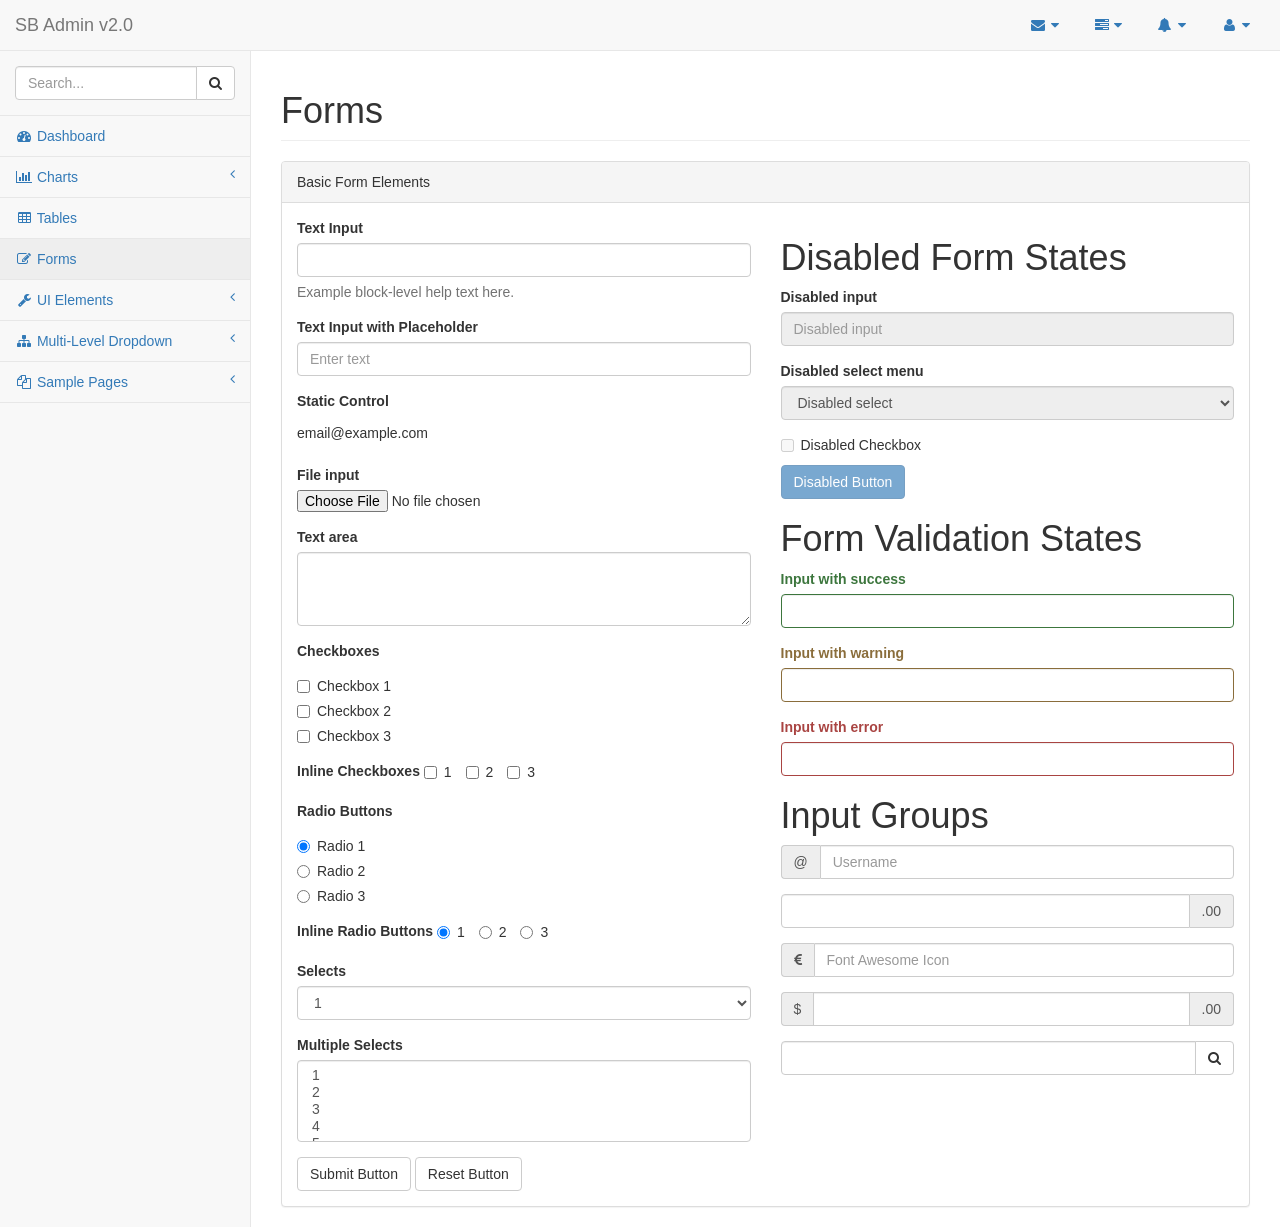
<file: pages/forms.html>
<!DOCTYPE html>
<html lang="en">

<head>

    <meta charset="utf-8">
    <meta http-equiv="X-UA-Compatible" content="IE=edge">
    <meta name="viewport" content="width=device-width, initial-scale=1">
    <meta name="description" content="">
    <meta name="author" content="">

    <title>SB Admin 2 - Bootstrap Admin Theme</title>

    <!-- Bootstrap Core CSS -->
    <link href="../vendor/bootstrap/css/bootstrap.min.css" rel="stylesheet">

    <!-- MetisMenu CSS -->
    <link href="../vendor/metisMenu/metisMenu.min.css" rel="stylesheet">

    <!-- Custom CSS -->
    <link href="../dist/css/sb-admin-2.css" rel="stylesheet">

    <!-- Custom Fonts -->
    <link href="../vendor/font-awesome/css/font-awesome.min.css" rel="stylesheet" type="text/css">

    <!-- HTML5 Shim and Respond.js IE8 support of HTML5 elements and media queries -->
    <!-- WARNING: Respond.js doesn't work if you view the page via file:// -->
    <!--[if lt IE 9]>
        <script src="https://oss.maxcdn.com/libs/html5shiv/3.7.0/html5shiv.js"></script>
        <script src="https://oss.maxcdn.com/libs/respond.js/1.4.2/respond.min.js"></script>
    <![endif]-->

</head>

<body>

    <div id="wrapper">

        <!-- Navigation -->
        <nav class="navbar navbar-default navbar-static-top" role="navigation" style="margin-bottom: 0">
            <div class="navbar-header">
                <button type="button" class="navbar-toggle" data-toggle="collapse" data-target=".navbar-collapse">
                    <span class="sr-only">Toggle navigation</span>
                    <span class="icon-bar"></span>
                    <span class="icon-bar"></span>
                    <span class="icon-bar"></span>
                </button>
                <a class="navbar-brand" href="index.html">SB Admin v2.0</a>
            </div>
            <!-- /.navbar-header -->

            <ul class="nav navbar-top-links navbar-right">
                <li class="dropdown">
                    <a class="dropdown-toggle" data-toggle="dropdown" href="#">
                        <i class="fa fa-envelope fa-fw"></i> <i class="fa fa-caret-down"></i>
                    </a>
                    <ul class="dropdown-menu dropdown-messages">
                        <li>
                            <a href="#">
                                <div>
                                    <strong>John Smith</strong>
                                    <span class="pull-right text-muted">
                                        <em>Yesterday</em>
                                    </span>
                                </div>
                                <div>Lorem ipsum dolor sit amet, consectetur adipiscing elit. Pellentesque eleifend...</div>
                            </a>
                        </li>
                        <li class="divider"></li>
                        <li>
                            <a href="#">
                                <div>
                                    <strong>John Smith</strong>
                                    <span class="pull-right text-muted">
                                        <em>Yesterday</em>
                                    </span>
                                </div>
                                <div>Lorem ipsum dolor sit amet, consectetur adipiscing elit. Pellentesque eleifend...</div>
                            </a>
                        </li>
                        <li class="divider"></li>
                        <li>
                            <a href="#">
                                <div>
                                    <strong>John Smith</strong>
                                    <span class="pull-right text-muted">
                                        <em>Yesterday</em>
                                    </span>
                                </div>
                                <div>Lorem ipsum dolor sit amet, consectetur adipiscing elit. Pellentesque eleifend...</div>
                            </a>
                        </li>
                        <li class="divider"></li>
                        <li>
                            <a class="text-center" href="#">
                                <strong>Read All Messages</strong>
                                <i class="fa fa-angle-right"></i>
                            </a>
                        </li>
                    </ul>
                    <!-- /.dropdown-messages -->
                </li>
                <!-- /.dropdown -->
                <li class="dropdown">
                    <a class="dropdown-toggle" data-toggle="dropdown" href="#">
                        <i class="fa fa-tasks fa-fw"></i> <i class="fa fa-caret-down"></i>
                    </a>
                    <ul class="dropdown-menu dropdown-tasks">
                        <li>
                            <a href="#">
                                <div>
                                    <p>
                                        <strong>Task 1</strong>
                                        <span class="pull-right text-muted">40% Complete</span>
                                    </p>
                                    <div class="progress progress-striped active">
                                        <div class="progress-bar progress-bar-success" role="progressbar" aria-valuenow="40" aria-valuemin="0" aria-valuemax="100" style="width: 40%">
                                            <span class="sr-only">40% Complete (success)</span>
                                        </div>
                                    </div>
                                </div>
                            </a>
                        </li>
                        <li class="divider"></li>
                        <li>
                            <a href="#">
                                <div>
                                    <p>
                                        <strong>Task 2</strong>
                                        <span class="pull-right text-muted">20% Complete</span>
                                    </p>
                                    <div class="progress progress-striped active">
                                        <div class="progress-bar progress-bar-info" role="progressbar" aria-valuenow="20" aria-valuemin="0" aria-valuemax="100" style="width: 20%">
                                            <span class="sr-only">20% Complete</span>
                                        </div>
                                    </div>
                                </div>
                            </a>
                        </li>
                        <li class="divider"></li>
                        <li>
                            <a href="#">
                                <div>
                                    <p>
                                        <strong>Task 3</strong>
                                        <span class="pull-right text-muted">60% Complete</span>
                                    </p>
                                    <div class="progress progress-striped active">
                                        <div class="progress-bar progress-bar-warning" role="progressbar" aria-valuenow="60" aria-valuemin="0" aria-valuemax="100" style="width: 60%">
                                            <span class="sr-only">60% Complete (warning)</span>
                                        </div>
                                    </div>
                                </div>
                            </a>
                        </li>
                        <li class="divider"></li>
                        <li>
                            <a href="#">
                                <div>
                                    <p>
                                        <strong>Task 4</strong>
                                        <span class="pull-right text-muted">80% Complete</span>
                                    </p>
                                    <div class="progress progress-striped active">
                                        <div class="progress-bar progress-bar-danger" role="progressbar" aria-valuenow="80" aria-valuemin="0" aria-valuemax="100" style="width: 80%">
                                            <span class="sr-only">80% Complete (danger)</span>
                                        </div>
                                    </div>
                                </div>
                            </a>
                        </li>
                        <li class="divider"></li>
                        <li>
                            <a class="text-center" href="#">
                                <strong>See All Tasks</strong>
                                <i class="fa fa-angle-right"></i>
                            </a>
                        </li>
                    </ul>
                    <!-- /.dropdown-tasks -->
                </li>
                <!-- /.dropdown -->
                <li class="dropdown">
                    <a class="dropdown-toggle" data-toggle="dropdown" href="#">
                        <i class="fa fa-bell fa-fw"></i> <i class="fa fa-caret-down"></i>
                    </a>
                    <ul class="dropdown-menu dropdown-alerts">
                        <li>
                            <a href="#">
                                <div>
                                    <i class="fa fa-comment fa-fw"></i> New Comment
                                    <span class="pull-right text-muted small">4 minutes ago</span>
                                </div>
                            </a>
                        </li>
                        <li class="divider"></li>
                        <li>
                            <a href="#">
                                <div>
                                    <i class="fa fa-twitter fa-fw"></i> 3 New Followers
                                    <span class="pull-right text-muted small">12 minutes ago</span>
                                </div>
                            </a>
                        </li>
                        <li class="divider"></li>
                        <li>
                            <a href="#">
                                <div>
                                    <i class="fa fa-envelope fa-fw"></i> Message Sent
                                    <span class="pull-right text-muted small">4 minutes ago</span>
                                </div>
                            </a>
                        </li>
                        <li class="divider"></li>
                        <li>
                            <a href="#">
                                <div>
                                    <i class="fa fa-tasks fa-fw"></i> New Task
                                    <span class="pull-right text-muted small">4 minutes ago</span>
                                </div>
                            </a>
                        </li>
                        <li class="divider"></li>
                        <li>
                            <a href="#">
                                <div>
                                    <i class="fa fa-upload fa-fw"></i> Server Rebooted
                                    <span class="pull-right text-muted small">4 minutes ago</span>
                                </div>
                            </a>
                        </li>
                        <li class="divider"></li>
                        <li>
                            <a class="text-center" href="#">
                                <strong>See All Alerts</strong>
                                <i class="fa fa-angle-right"></i>
                            </a>
                        </li>
                    </ul>
                    <!-- /.dropdown-alerts -->
                </li>
                <!-- /.dropdown -->
                <li class="dropdown">
                    <a class="dropdown-toggle" data-toggle="dropdown" href="#">
                        <i class="fa fa-user fa-fw"></i> <i class="fa fa-caret-down"></i>
                    </a>
                    <ul class="dropdown-menu dropdown-user">
                        <li><a href="#"><i class="fa fa-user fa-fw"></i> User Profile</a>
                        </li>
                        <li><a href="#"><i class="fa fa-gear fa-fw"></i> Settings</a>
                        </li>
                        <li class="divider"></li>
                        <li><a href="login.html"><i class="fa fa-sign-out fa-fw"></i> Logout</a>
                        </li>
                    </ul>
                    <!-- /.dropdown-user -->
                </li>
                <!-- /.dropdown -->
            </ul>
            <!-- /.navbar-top-links -->

            <div class="navbar-default sidebar" role="navigation">
                <div class="sidebar-nav navbar-collapse">
                    <ul class="nav" id="side-menu">
                        <li class="sidebar-search">
                            <div class="input-group custom-search-form">
                                <input type="text" class="form-control" placeholder="Search...">
                                <span class="input-group-btn">
                                <button class="btn btn-default" type="button">
                                    <i class="fa fa-search"></i>
                                </button>
                            </span>
                            </div>
                            <!-- /input-group -->
                        </li>
                        <li>
                            <a href="index.html"><i class="fa fa-dashboard fa-fw"></i> Dashboard</a>
                        </li>
                        <li>
                            <a href="#"><i class="fa fa-bar-chart-o fa-fw"></i> Charts<span class="fa arrow"></span></a>
                            <ul class="nav nav-second-level">
                                <li>
                                    <a href="flot.html">Flot Charts</a>
                                </li>
                                <li>
                                    <a href="morris.html">Morris.js Charts</a>
                                </li>
                            </ul>
                            <!-- /.nav-second-level -->
                        </li>
                        <li>
                            <a href="tables.html"><i class="fa fa-table fa-fw"></i> Tables</a>
                        </li>
                        <li>
                            <a href="forms.html"><i class="fa fa-edit fa-fw"></i> Forms</a>
                        </li>
                        <li>
                            <a href="#"><i class="fa fa-wrench fa-fw"></i> UI Elements<span class="fa arrow"></span></a>
                            <ul class="nav nav-second-level">
                                <li>
                                    <a href="panels-wells.html">Panels and Wells</a>
                                </li>
                                <li>
                                    <a href="buttons.html">Buttons</a>
                                </li>
                                <li>
                                    <a href="notifications.html">Notifications</a>
                                </li>
                                <li>
                                    <a href="typography.html">Typography</a>
                                </li>
                                <li>
                                    <a href="icons.html"> Icons</a>
                                </li>
                                <li>
                                    <a href="grid.html">Grid</a>
                                </li>
                            </ul>
                            <!-- /.nav-second-level -->
                        </li>
                        <li>
                            <a href="#"><i class="fa fa-sitemap fa-fw"></i> Multi-Level Dropdown<span class="fa arrow"></span></a>
                            <ul class="nav nav-second-level">
                                <li>
                                    <a href="#">Second Level Item</a>
                                </li>
                                <li>
                                    <a href="#">Second Level Item</a>
                                </li>
                                <li>
                                    <a href="#">Third Level <span class="fa arrow"></span></a>
                                    <ul class="nav nav-third-level">
                                        <li>
                                            <a href="#">Third Level Item</a>
                                        </li>
                                        <li>
                                            <a href="#">Third Level Item</a>
                                        </li>
                                        <li>
                                            <a href="#">Third Level Item</a>
                                        </li>
                                        <li>
                                            <a href="#">Third Level Item</a>
                                        </li>
                                    </ul>
                                    <!-- /.nav-third-level -->
                                </li>
                            </ul>
                            <!-- /.nav-second-level -->
                        </li>
                        <li>
                            <a href="#"><i class="fa fa-files-o fa-fw"></i> Sample Pages<span class="fa arrow"></span></a>
                            <ul class="nav nav-second-level">
                                <li>
                                    <a href="blank.html">Blank Page</a>
                                </li>
                                <li>
                                    <a href="login.html">Login Page</a>
                                </li>
                            </ul>
                            <!-- /.nav-second-level -->
                        </li>
                    </ul>
                </div>
                <!-- /.sidebar-collapse -->
            </div>
            <!-- /.navbar-static-side -->
        </nav>

        <div id="page-wrapper">
            <div class="row">
                <div class="col-lg-12">
                    <h1 class="page-header">Forms</h1>
                </div>
                <!-- /.col-lg-12 -->
            </div>
            <!-- /.row -->
            <div class="row">
                <div class="col-lg-12">
                    <div class="panel panel-default">
                        <div class="panel-heading">
                            Basic Form Elements
                        </div>
                        <div class="panel-body">
                            <div class="row">
                                <div class="col-lg-6">
                                    <form role="form">
                                        <div class="form-group">
                                            <label>Text Input</label>
                                            <input class="form-control">
                                            <p class="help-block">Example block-level help text here.</p>
                                        </div>
                                        <div class="form-group">
                                            <label>Text Input with Placeholder</label>
                                            <input class="form-control" placeholder="Enter text">
                                        </div>
                                        <div class="form-group">
                                            <label>Static Control</label>
                                            <p class="form-control-static">email@example.com</p>
                                        </div>
                                        <div class="form-group">
                                            <label>File input</label>
                                            <input type="file">
                                        </div>
                                        <div class="form-group">
                                            <label>Text area</label>
                                            <textarea class="form-control" rows="3"></textarea>
                                        </div>
                                        <div class="form-group">
                                            <label>Checkboxes</label>
                                            <div class="checkbox">
                                                <label>
                                                    <input type="checkbox" value="">Checkbox 1
                                                </label>
                                            </div>
                                            <div class="checkbox">
                                                <label>
                                                    <input type="checkbox" value="">Checkbox 2
                                                </label>
                                            </div>
                                            <div class="checkbox">
                                                <label>
                                                    <input type="checkbox" value="">Checkbox 3
                                                </label>
                                            </div>
                                        </div>
                                        <div class="form-group">
                                            <label>Inline Checkboxes</label>
                                            <label class="checkbox-inline">
                                                <input type="checkbox">1
                                            </label>
                                            <label class="checkbox-inline">
                                                <input type="checkbox">2
                                            </label>
                                            <label class="checkbox-inline">
                                                <input type="checkbox">3
                                            </label>
                                        </div>
                                        <div class="form-group">
                                            <label>Radio Buttons</label>
                                            <div class="radio">
                                                <label>
                                                    <input type="radio" name="optionsRadios" id="optionsRadios1" value="option1" checked>Radio 1
                                                </label>
                                            </div>
                                            <div class="radio">
                                                <label>
                                                    <input type="radio" name="optionsRadios" id="optionsRadios2" value="option2">Radio 2
                                                </label>
                                            </div>
                                            <div class="radio">
                                                <label>
                                                    <input type="radio" name="optionsRadios" id="optionsRadios3" value="option3">Radio 3
                                                </label>
                                            </div>
                                        </div>
                                        <div class="form-group">
                                            <label>Inline Radio Buttons</label>
                                            <label class="radio-inline">
                                                <input type="radio" name="optionsRadiosInline" id="optionsRadiosInline1" value="option1" checked>1
                                            </label>
                                            <label class="radio-inline">
                                                <input type="radio" name="optionsRadiosInline" id="optionsRadiosInline2" value="option2">2
                                            </label>
                                            <label class="radio-inline">
                                                <input type="radio" name="optionsRadiosInline" id="optionsRadiosInline3" value="option3">3
                                            </label>
                                        </div>
                                        <div class="form-group">
                                            <label>Selects</label>
                                            <select class="form-control">
                                                <option>1</option>
                                                <option>2</option>
                                                <option>3</option>
                                                <option>4</option>
                                                <option>5</option>
                                            </select>
                                        </div>
                                        <div class="form-group">
                                            <label>Multiple Selects</label>
                                            <select multiple class="form-control">
                                                <option>1</option>
                                                <option>2</option>
                                                <option>3</option>
                                                <option>4</option>
                                                <option>5</option>
                                            </select>
                                        </div>
                                        <button type="submit" class="btn btn-default">Submit Button</button>
                                        <button type="reset" class="btn btn-default">Reset Button</button>
                                    </form>
                                </div>
                                <!-- /.col-lg-6 (nested) -->
                                <div class="col-lg-6">
                                    <h1>Disabled Form States</h1>
                                    <form role="form">
                                        <fieldset disabled>
                                            <div class="form-group">
                                                <label for="disabledSelect">Disabled input</label>
                                                <input class="form-control" id="disabledInput" type="text" placeholder="Disabled input" disabled>
                                            </div>
                                            <div class="form-group">
                                                <label for="disabledSelect">Disabled select menu</label>
                                                <select id="disabledSelect" class="form-control">
                                                    <option>Disabled select</option>
                                                </select>
                                            </div>
                                            <div class="checkbox">
                                                <label>
                                                    <input type="checkbox">Disabled Checkbox
                                                </label>
                                            </div>
                                            <button type="submit" class="btn btn-primary">Disabled Button</button>
                                        </fieldset>
                                    </form>
                                    <h1>Form Validation States</h1>
                                    <form role="form">
                                        <div class="form-group has-success">
                                            <label class="control-label" for="inputSuccess">Input with success</label>
                                            <input type="text" class="form-control" id="inputSuccess">
                                        </div>
                                        <div class="form-group has-warning">
                                            <label class="control-label" for="inputWarning">Input with warning</label>
                                            <input type="text" class="form-control" id="inputWarning">
                                        </div>
                                        <div class="form-group has-error">
                                            <label class="control-label" for="inputError">Input with error</label>
                                            <input type="text" class="form-control" id="inputError">
                                        </div>
                                    </form>
                                    <h1>Input Groups</h1>
                                    <form role="form">
                                        <div class="form-group input-group">
                                            <span class="input-group-addon">@</span>
                                            <input type="text" class="form-control" placeholder="Username">
                                        </div>
                                        <div class="form-group input-group">
                                            <input type="text" class="form-control">
                                            <span class="input-group-addon">.00</span>
                                        </div>
                                        <div class="form-group input-group">
                                            <span class="input-group-addon"><i class="fa fa-eur"></i>
                                            </span>
                                            <input type="text" class="form-control" placeholder="Font Awesome Icon">
                                        </div>
                                        <div class="form-group input-group">
                                            <span class="input-group-addon">$</span>
                                            <input type="text" class="form-control">
                                            <span class="input-group-addon">.00</span>
                                        </div>
                                        <div class="form-group input-group">
                                            <input type="text" class="form-control">
                                            <span class="input-group-btn">
                                                <button class="btn btn-default" type="button"><i class="fa fa-search"></i>
                                                </button>
                                            </span>
                                        </div>
                                    </form>
                                </div>
                                <!-- /.col-lg-6 (nested) -->
                            </div>
                            <!-- /.row (nested) -->
                        </div>
                        <!-- /.panel-body -->
                    </div>
                    <!-- /.panel -->
                </div>
                <!-- /.col-lg-12 -->
            </div>
            <!-- /.row -->
        </div>
        <!-- /#page-wrapper -->

    </div>
    <!-- /#wrapper -->

    <!-- jQuery -->
    <script src="../vendor/jquery/jquery.min.js"></script>

    <!-- Bootstrap Core JavaScript -->
    <script src="../vendor/bootstrap/js/bootstrap.min.js"></script>

    <!-- Metis Menu Plugin JavaScript -->
    <script src="../vendor/metisMenu/metisMenu.min.js"></script>

    <!-- Custom Theme JavaScript -->
    <script src="../dist/js/sb-admin-2.js"></script>

</body>

</html>
</file>
